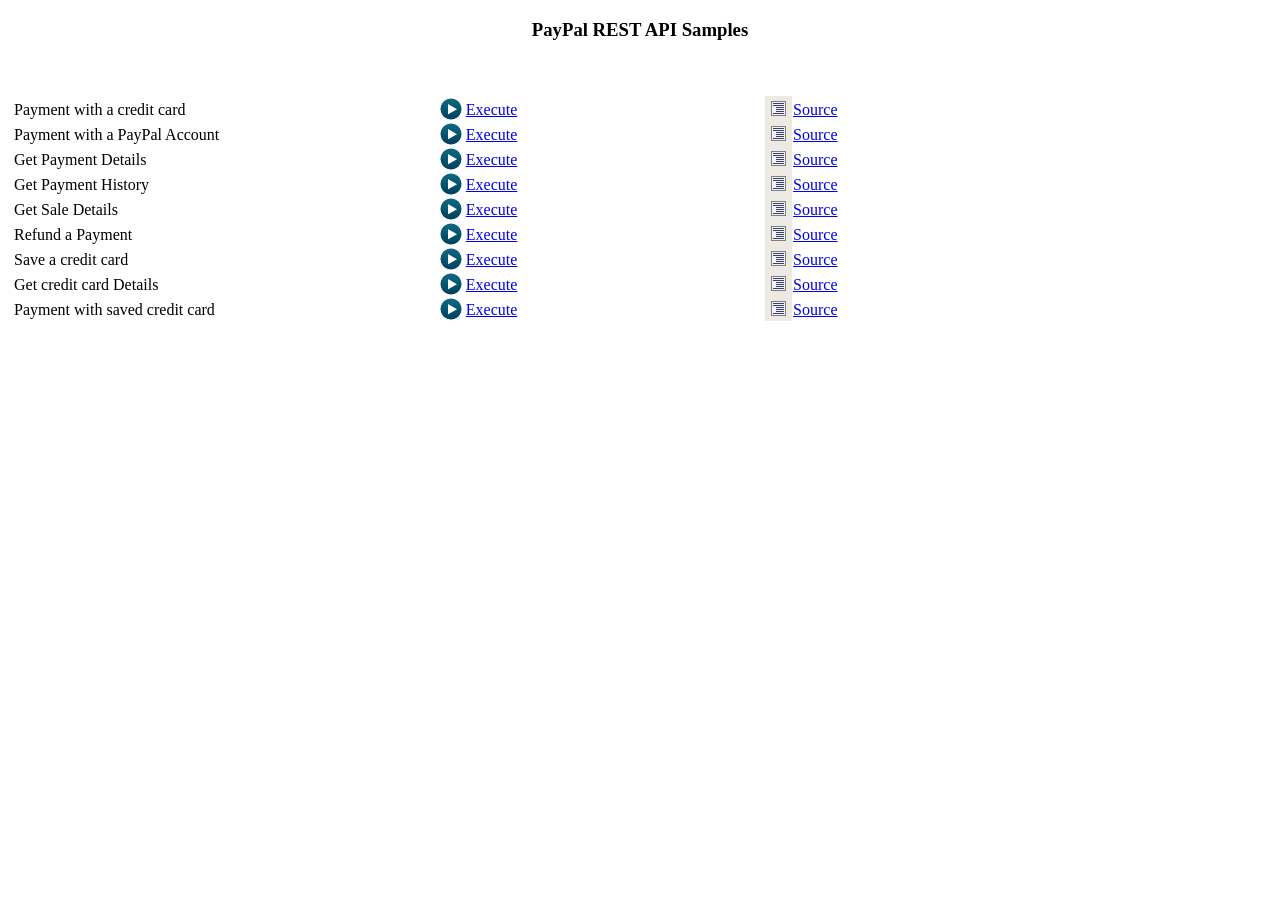
<file: rest-api-sdk-java-master/rest-api-sample/src/main/webapp/index.html>
<!DOCTYPE html PUBLIC "-//W3C//DTD HTML 4.01 Transitional//EN" "http://www.w3.org/TR/html4/loose.dtd">
<html>
<head>
<meta http-equiv="Content-Type" content="text/html; charset=ISO-8859-1">
<title>PayPal Rest API Samples</title>
<style>
.imagelink {
	padding: 5px 0px 5px 28px;
}

.execute {
	background: url('images/play_button.png') no-repeat left top;
}

.source {
	background: url('images/edt-format-source-button.png') no-repeat left
		top;
}
</style>
</head>
<body>
	<center>
		<h3>PayPal REST API Samples</h3>
	</center>
	<br />
	<br />
	<table cellspacing="5" width="85%">
		<tbody>
			<tr valign="top">
				<td>Payment with a credit card</td>
				<td></td>
				<td width="30%"><a href="paymentwithcreditcard"
					class="execute imagelink">Execute</a></td>
				<td></td>
				<td width="30%"><a
					href="source/PaymentWithCreditCardServlet.html"
					class="source imagelink">Source</a></td>
			</tr>
			<tr>
				<td>Payment with a PayPal Account</td>

				<td></td>
				<td><a href="
					paymentwithpaypal"
					class="execute imagelink">Execute</a></td>

				<td></td>
				<td><a href="source/PaymentWithPayPalServlet.html"
					class="source imagelink">Source</a></td>
			</tr>
			<tr>
				<td>Get Payment Details</td>
				<td></td>
				<td><a href="
					getpayment" class="execute imagelink">Execute</a></td>

				<td></td>
				<td><a href="source/GetPaymentServlet.html"
					class="source imagelink">Source</a></td>
			</tr>
			<tr>
				<td>Get Payment History</td>
				<td></td>
				<td><a href="
					getpaymenthistory"
					class="execute imagelink">Execute</a></td>
				<td></td>
				<td><a href="source/GetPaymentHistoryServlet.html"
					class="source imagelink">Source</a></td>
			</tr>
			<tr>
				<td>Get Sale Details</td>
				<td></td>
				<td><a href="
					getsale" class="execute imagelink">Execute</a></td>
				<td></td>
				<td><a href="source/GetSaleServlet.html"
					class="source imagelink">Source</a></td>
			</tr>
			<tr>
				<td>Refund a Payment</td>
				<td></td>
				<td><a href="
					salerefund" class="execute imagelink">Execute</a></td>
				<td></td>
				<td><a href="source/SaleRefundServlet.html"
					class="source imagelink">Source</a></td>
			</tr>
			<tr>
				<td>Save a credit card</td>
				<td></td>
				<td><a href="
					createcreditcard" class="execute imagelink">Execute</a></td>
				<td></td>
				<td><a href="source/CreateCreditCardServlet.html"
					class="source imagelink">Source</a></td>
			</tr>
			<tr>
				<td>Get credit card Details</td>
				<td></td>
				<td><a href="
					getcreditcard" class="execute imagelink">Execute</a></td>
				<td></td>
				<td><a href="source/GetCreditCardServlet.html"
					class="source imagelink">Source</a></td>
			</tr>
			<tr>
				<td>Payment with saved credit card</td>
				<td></td>
				<td><a href="
					paymentwithsavedcard"
					class="execute imagelink">Execute</a></td>
				<td></td>
				<td><a href="source/PaymentWithSavedCardServlet.html"
					class="source imagelink">Source</a></td>
			</tr>
		</tbody>
	</table>
</body>
</html>
</file>
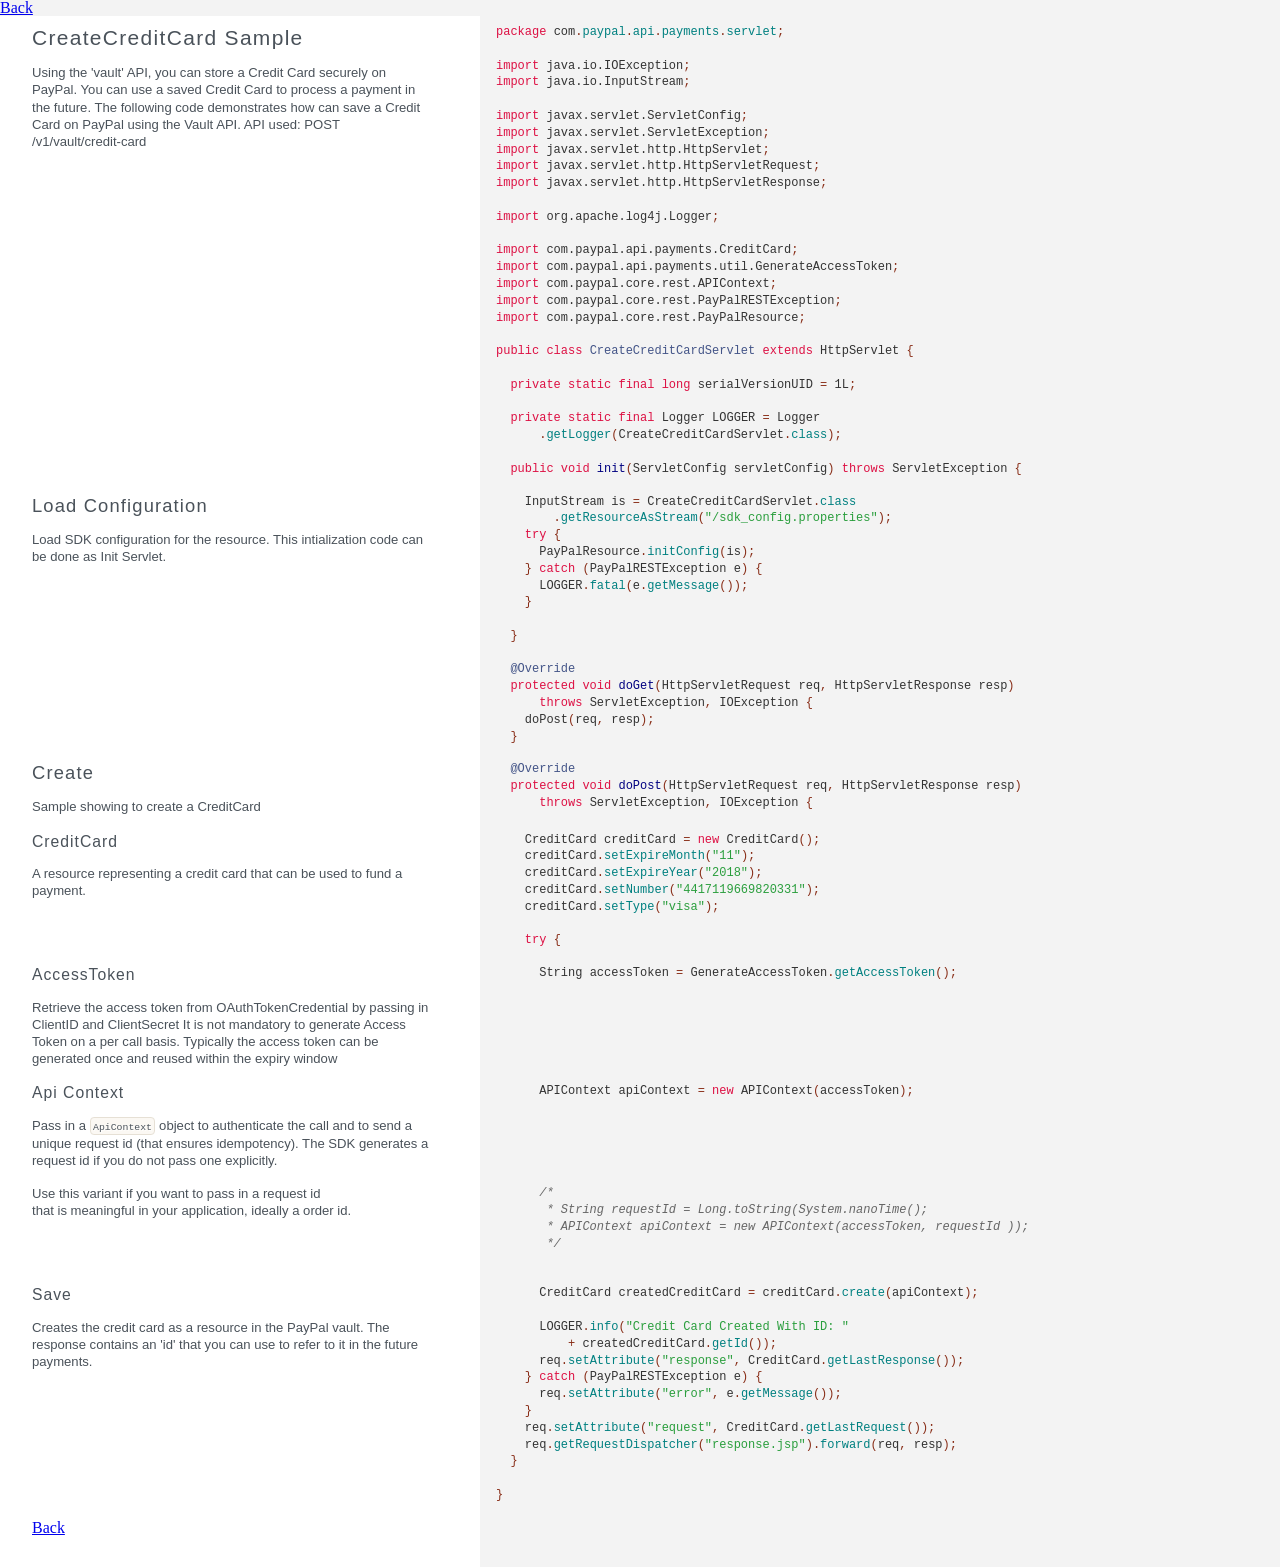
<file: rest-api-sdk-java-master/rest-api-sample/src/main/webapp/source/CreateCreditCardServlet.html>
<!DOCTYPE html><html lang="en"><head><title>CreateCreditCardServlet</title></head><meta http-equiv="Content-Type" content="text/html; charset=utf-8"><meta name="viewport" content="width=device-width, initial-scale=1.0, minimum-scale=1.0, maximum-scale=1.0"><meta name="groc-relative-root" content=""><meta name="groc-document-path" content="CreateCreditCardServlet"><meta name="groc-project-path" content="CreateCreditCardServlet.java"><link rel="stylesheet" type="text/css" media="all" href="assets/style.css"><body></body></html><a href="../">Back<div id="document"><div class="segment"><a id="segment-0" name="segment-0" class="section_anchor"></a><div class="comments"><div class="pilwrap"><a href="#segment-0" class="pilcrow">¶</a></div><div class="wrapper"><h1 id="createcreditcard-sample">CreateCreditCard Sample</h1>

<p>Using the 'vault' API, you can store a 
Credit Card securely on PayPal. You can
use a saved Credit Card to process
a payment in the future.
The following code demonstrates how 
can save a Credit Card on PayPal using 
the Vault API.
API used: POST /v1/vault/credit-card</p></div></div><div class="code"><div class="wrapper"><span class="kn">package</span> <span class="n">com</span><span class="o">.</span><span class="na">paypal</span><span class="o">.</span><span class="na">api</span><span class="o">.</span><span class="na">payments</span><span class="o">.</span><span class="na">servlet</span><span class="o">;</span>

<span class="kn">import</span> <span class="nn">java.io.IOException</span><span class="o">;</span>
<span class="kn">import</span> <span class="nn">java.io.InputStream</span><span class="o">;</span>

<span class="kn">import</span> <span class="nn">javax.servlet.ServletConfig</span><span class="o">;</span>
<span class="kn">import</span> <span class="nn">javax.servlet.ServletException</span><span class="o">;</span>
<span class="kn">import</span> <span class="nn">javax.servlet.http.HttpServlet</span><span class="o">;</span>
<span class="kn">import</span> <span class="nn">javax.servlet.http.HttpServletRequest</span><span class="o">;</span>
<span class="kn">import</span> <span class="nn">javax.servlet.http.HttpServletResponse</span><span class="o">;</span>

<span class="kn">import</span> <span class="nn">org.apache.log4j.Logger</span><span class="o">;</span>

<span class="kn">import</span> <span class="nn">com.paypal.api.payments.CreditCard</span><span class="o">;</span>
<span class="kn">import</span> <span class="nn">com.paypal.api.payments.util.GenerateAccessToken</span><span class="o">;</span>
<span class="kn">import</span> <span class="nn">com.paypal.core.rest.APIContext</span><span class="o">;</span>
<span class="kn">import</span> <span class="nn">com.paypal.core.rest.PayPalRESTException</span><span class="o">;</span>
<span class="kn">import</span> <span class="nn">com.paypal.core.rest.PayPalResource</span><span class="o">;</span>

<span class="kd">public</span> <span class="kd">class</span> <span class="nc">CreateCreditCardServlet</span> <span class="kd">extends</span> <span class="n">HttpServlet</span> <span class="o">{</span>

  <span class="kd">private</span> <span class="kd">static</span> <span class="kd">final</span> <span class="kt">long</span> <span class="n">serialVersionUID</span> <span class="o">=</span> <span class="mi">1L</span><span class="o">;</span>

  <span class="kd">private</span> <span class="kd">static</span> <span class="kd">final</span> <span class="n">Logger</span> <span class="n">LOGGER</span> <span class="o">=</span> <span class="n">Logger</span>
      <span class="o">.</span><span class="na">getLogger</span><span class="o">(</span><span class="n">CreateCreditCardServlet</span><span class="o">.</span><span class="na">class</span><span class="o">);</span>

  <span class="kd">public</span> <span class="kt">void</span> <span class="nf">init</span><span class="o">(</span><span class="n">ServletConfig</span> <span class="n">servletConfig</span><span class="o">)</span> <span class="kd">throws</span> <span class="n">ServletException</span> <span class="o">{</span></div></div></div><div class="segment"><a id="segment-1" name="segment-1" class="section_anchor"></a><div class="comments"><div class="pilwrap"><a href="#segment-1" class="pilcrow">¶</a></div><div class="wrapper"><h2 id="load-configuration">Load Configuration</h2>

<p>Load SDK configuration for
the resource. This intialization code can be
done as Init Servlet.</p></div></div><div class="code"><div class="wrapper">    <span class="n">InputStream</span> <span class="n">is</span> <span class="o">=</span> <span class="n">CreateCreditCardServlet</span><span class="o">.</span><span class="na">class</span>
        <span class="o">.</span><span class="na">getResourceAsStream</span><span class="o">(</span><span class="s">&quot;/sdk_config.properties&quot;</span><span class="o">);</span>
    <span class="k">try</span> <span class="o">{</span>
      <span class="n">PayPalResource</span><span class="o">.</span><span class="na">initConfig</span><span class="o">(</span><span class="n">is</span><span class="o">);</span>
    <span class="o">}</span> <span class="k">catch</span> <span class="o">(</span><span class="n">PayPalRESTException</span> <span class="n">e</span><span class="o">)</span> <span class="o">{</span>
      <span class="n">LOGGER</span><span class="o">.</span><span class="na">fatal</span><span class="o">(</span><span class="n">e</span><span class="o">.</span><span class="na">getMessage</span><span class="o">());</span>
    <span class="o">}</span>

  <span class="o">}</span>

  <span class="nd">@Override</span>
  <span class="kd">protected</span> <span class="kt">void</span> <span class="nf">doGet</span><span class="o">(</span><span class="n">HttpServletRequest</span> <span class="n">req</span><span class="o">,</span> <span class="n">HttpServletResponse</span> <span class="n">resp</span><span class="o">)</span>
      <span class="kd">throws</span> <span class="n">ServletException</span><span class="o">,</span> <span class="n">IOException</span> <span class="o">{</span>
    <span class="n">doPost</span><span class="o">(</span><span class="n">req</span><span class="o">,</span> <span class="n">resp</span><span class="o">);</span>
  <span class="o">}</span></div></div></div><div class="segment"><a id="segment-2" name="segment-2" class="section_anchor"></a><div class="comments"><div class="pilwrap"><a href="#segment-2" class="pilcrow">¶</a></div><div class="wrapper"><h2 id="create">Create</h2>

<p>Sample showing to create a CreditCard</p></div></div><div class="code"><div class="wrapper">  <span class="nd">@Override</span>
  <span class="kd">protected</span> <span class="kt">void</span> <span class="nf">doPost</span><span class="o">(</span><span class="n">HttpServletRequest</span> <span class="n">req</span><span class="o">,</span> <span class="n">HttpServletResponse</span> <span class="n">resp</span><span class="o">)</span>
      <span class="kd">throws</span> <span class="n">ServletException</span><span class="o">,</span> <span class="n">IOException</span> <span class="o">{</span></div></div></div><div class="segment"><a id="segment-3" name="segment-3" class="section_anchor"></a><div class="comments"><div class="pilwrap"><a href="#segment-3" class="pilcrow">¶</a></div><div class="wrapper"><h3 id="creditcard">CreditCard</h3>

<p>A resource representing a credit card that can be
used to fund a payment.</p></div></div><div class="code"><div class="wrapper">    <span class="n">CreditCard</span> <span class="n">creditCard</span> <span class="o">=</span> <span class="k">new</span> <span class="n">CreditCard</span><span class="o">();</span>
    <span class="n">creditCard</span><span class="o">.</span><span class="na">setExpireMonth</span><span class="o">(</span><span class="s">&quot;11&quot;</span><span class="o">);</span>
    <span class="n">creditCard</span><span class="o">.</span><span class="na">setExpireYear</span><span class="o">(</span><span class="s">&quot;2018&quot;</span><span class="o">);</span>
    <span class="n">creditCard</span><span class="o">.</span><span class="na">setNumber</span><span class="o">(</span><span class="s">&quot;4417119669820331&quot;</span><span class="o">);</span>
    <span class="n">creditCard</span><span class="o">.</span><span class="na">setType</span><span class="o">(</span><span class="s">&quot;visa&quot;</span><span class="o">);</span>

    <span class="k">try</span> <span class="o">{</span></div></div></div><div class="segment"><a id="segment-4" name="segment-4" class="section_anchor"></a><div class="comments"><div class="pilwrap"><a href="#segment-4" class="pilcrow">¶</a></div><div class="wrapper"><h3 id="accesstoken">AccessToken</h3>

<p>Retrieve the access token from
OAuthTokenCredential by passing in
ClientID and ClientSecret
It is not mandatory to generate Access Token on a per call basis.
Typically the access token can be generated once and
reused within the expiry window</p></div></div><div class="code"><div class="wrapper">      <span class="n">String</span> <span class="n">accessToken</span> <span class="o">=</span> <span class="n">GenerateAccessToken</span><span class="o">.</span><span class="na">getAccessToken</span><span class="o">();</span></div></div></div><div class="segment"><a id="segment-5" name="segment-5" class="section_anchor"></a><div class="comments"><div class="pilwrap"><a href="#segment-5" class="pilcrow">¶</a></div><div class="wrapper"><h3 id="api-context">Api Context</h3>

<p>Pass in a <code>ApiContext</code> object to authenticate 
the call and to send a unique request id 
(that ensures idempotency). The SDK generates
a request id if you do not pass one explicitly. </p></div></div><div class="code"><div class="wrapper">      <span class="n">APIContext</span> <span class="n">apiContext</span> <span class="o">=</span> <span class="k">new</span> <span class="n">APIContext</span><span class="o">(</span><span class="n">accessToken</span><span class="o">);</span></div></div></div><div class="segment"><a id="segment-6" name="segment-6" class="section_anchor"></a><div class="comments"><div class="pilwrap"><a href="#segment-6" class="pilcrow">¶</a></div><div class="wrapper"><p>Use this variant if you want to pass in a request id <br />
that is meaningful in your application, ideally 
a order id.</p></div></div><div class="code"><div class="wrapper">      <span class="cm">/* </span>
<span class="cm">       * String requestId = Long.toString(System.nanoTime();</span>
<span class="cm">       * APIContext apiContext = new APIContext(accessToken, requestId ));</span>
<span class="cm">       */</span>
      </div></div></div><div class="segment"><a id="segment-7" name="segment-7" class="section_anchor"></a><div class="comments"><div class="pilwrap"><a href="#segment-7" class="pilcrow">¶</a></div><div class="wrapper"><h3 id="save">Save</h3>

<p>Creates the credit card as a resource
in the PayPal vault. The response contains
an 'id' that you can use to refer to it
in the future payments.</p></div></div><div class="code"><div class="wrapper">      <span class="n">CreditCard</span> <span class="n">createdCreditCard</span> <span class="o">=</span> <span class="n">creditCard</span><span class="o">.</span><span class="na">create</span><span class="o">(</span><span class="n">apiContext</span><span class="o">);</span>
      
      <span class="n">LOGGER</span><span class="o">.</span><span class="na">info</span><span class="o">(</span><span class="s">&quot;Credit Card Created With ID: &quot;</span>
          <span class="o">+</span> <span class="n">createdCreditCard</span><span class="o">.</span><span class="na">getId</span><span class="o">());</span>
      <span class="n">req</span><span class="o">.</span><span class="na">setAttribute</span><span class="o">(</span><span class="s">&quot;response&quot;</span><span class="o">,</span> <span class="n">CreditCard</span><span class="o">.</span><span class="na">getLastResponse</span><span class="o">());</span>
    <span class="o">}</span> <span class="k">catch</span> <span class="o">(</span><span class="n">PayPalRESTException</span> <span class="n">e</span><span class="o">)</span> <span class="o">{</span>
      <span class="n">req</span><span class="o">.</span><span class="na">setAttribute</span><span class="o">(</span><span class="s">&quot;error&quot;</span><span class="o">,</span> <span class="n">e</span><span class="o">.</span><span class="na">getMessage</span><span class="o">());</span>
    <span class="o">}</span>
    <span class="n">req</span><span class="o">.</span><span class="na">setAttribute</span><span class="o">(</span><span class="s">&quot;request&quot;</span><span class="o">,</span> <span class="n">CreditCard</span><span class="o">.</span><span class="na">getLastRequest</span><span class="o">());</span>
    <span class="n">req</span><span class="o">.</span><span class="na">getRequestDispatcher</span><span class="o">(</span><span class="s">&quot;response.jsp&quot;</span><span class="o">).</span><span class="na">forward</span><span class="o">(</span><span class="n">req</span><span class="o">,</span> <span class="n">resp</span><span class="o">);</span>
  <span class="o">}</span>

<span class="o">}</span></div></div></div><div class="segment"><div class="comments"><a href="../">Back</a></div></div></div><script type="text/javascript" src="assets/jquery.min.js"></script><script type="text/javascript" src="assets/docs.js"></script></a>
</file>
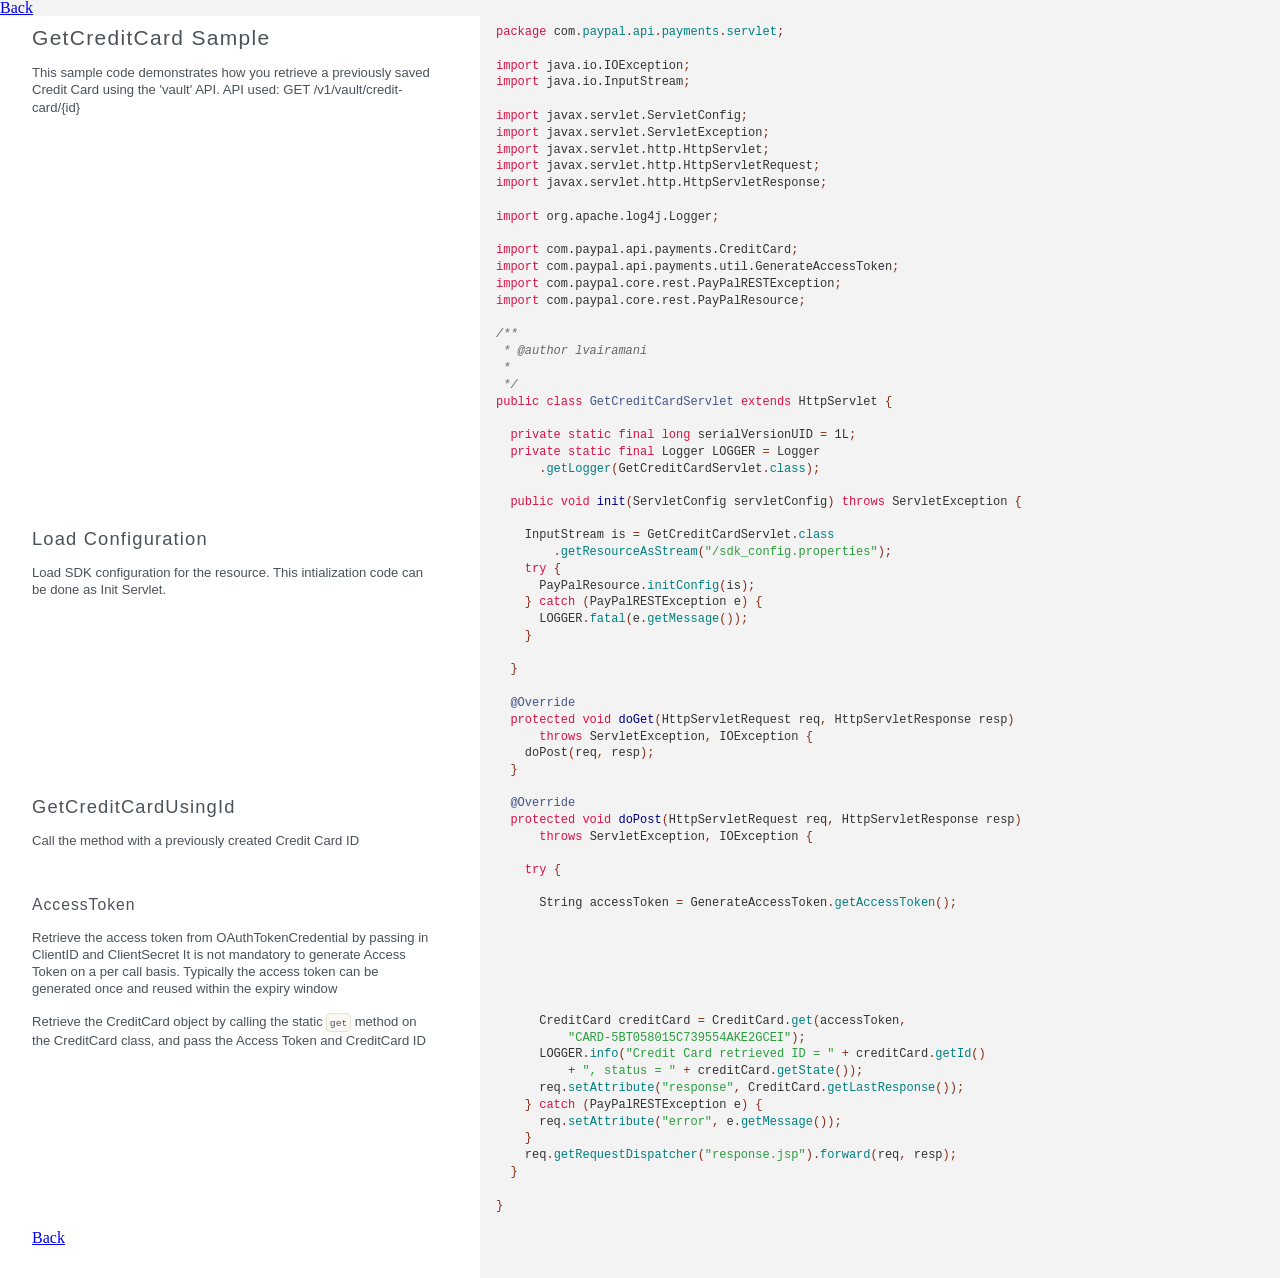
<file: rest-api-sdk-java-master/rest-api-sample/src/main/webapp/source/GetCreditCardServlet.html>
<!DOCTYPE html><html lang="en"><head><title>GetCreditCardServlet</title></head><meta http-equiv="Content-Type" content="text/html; charset=utf-8"><meta name="viewport" content="width=device-width, initial-scale=1.0, minimum-scale=1.0, maximum-scale=1.0"><meta name="groc-relative-root" content=""><meta name="groc-document-path" content="GetCreditCardServlet"><meta name="groc-project-path" content="GetCreditCardServlet.java"><link rel="stylesheet" type="text/css" media="all" href="assets/style.css"><body></body></html><a href="../">Back<div id="document"><div class="segment"><a id="segment-0" name="segment-0" class="section_anchor"></a><div class="comments"><div class="pilwrap"><a href="#segment-0" class="pilcrow">¶</a></div><div class="wrapper"><h1 id="getcreditcard-sample">GetCreditCard Sample</h1>

<p>This sample code demonstrates how you 
retrieve a previously saved 
Credit Card using the 'vault' API.
API used: GET /v1/vault/credit-card/{id}</p></div></div><div class="code"><div class="wrapper"><span class="kn">package</span> <span class="n">com</span><span class="o">.</span><span class="na">paypal</span><span class="o">.</span><span class="na">api</span><span class="o">.</span><span class="na">payments</span><span class="o">.</span><span class="na">servlet</span><span class="o">;</span>

<span class="kn">import</span> <span class="nn">java.io.IOException</span><span class="o">;</span>
<span class="kn">import</span> <span class="nn">java.io.InputStream</span><span class="o">;</span>

<span class="kn">import</span> <span class="nn">javax.servlet.ServletConfig</span><span class="o">;</span>
<span class="kn">import</span> <span class="nn">javax.servlet.ServletException</span><span class="o">;</span>
<span class="kn">import</span> <span class="nn">javax.servlet.http.HttpServlet</span><span class="o">;</span>
<span class="kn">import</span> <span class="nn">javax.servlet.http.HttpServletRequest</span><span class="o">;</span>
<span class="kn">import</span> <span class="nn">javax.servlet.http.HttpServletResponse</span><span class="o">;</span>

<span class="kn">import</span> <span class="nn">org.apache.log4j.Logger</span><span class="o">;</span>

<span class="kn">import</span> <span class="nn">com.paypal.api.payments.CreditCard</span><span class="o">;</span>
<span class="kn">import</span> <span class="nn">com.paypal.api.payments.util.GenerateAccessToken</span><span class="o">;</span>
<span class="kn">import</span> <span class="nn">com.paypal.core.rest.PayPalRESTException</span><span class="o">;</span>
<span class="kn">import</span> <span class="nn">com.paypal.core.rest.PayPalResource</span><span class="o">;</span>

<span class="cm">/**</span>
<span class="cm"> * @author lvairamani</span>
<span class="cm"> * </span>
<span class="cm"> */</span>
<span class="kd">public</span> <span class="kd">class</span> <span class="nc">GetCreditCardServlet</span> <span class="kd">extends</span> <span class="n">HttpServlet</span> <span class="o">{</span>

  <span class="kd">private</span> <span class="kd">static</span> <span class="kd">final</span> <span class="kt">long</span> <span class="n">serialVersionUID</span> <span class="o">=</span> <span class="mi">1L</span><span class="o">;</span>
  <span class="kd">private</span> <span class="kd">static</span> <span class="kd">final</span> <span class="n">Logger</span> <span class="n">LOGGER</span> <span class="o">=</span> <span class="n">Logger</span>
      <span class="o">.</span><span class="na">getLogger</span><span class="o">(</span><span class="n">GetCreditCardServlet</span><span class="o">.</span><span class="na">class</span><span class="o">);</span>

  <span class="kd">public</span> <span class="kt">void</span> <span class="nf">init</span><span class="o">(</span><span class="n">ServletConfig</span> <span class="n">servletConfig</span><span class="o">)</span> <span class="kd">throws</span> <span class="n">ServletException</span> <span class="o">{</span></div></div></div><div class="segment"><a id="segment-1" name="segment-1" class="section_anchor"></a><div class="comments"><div class="pilwrap"><a href="#segment-1" class="pilcrow">¶</a></div><div class="wrapper"><h2 id="load-configuration">Load Configuration</h2>

<p>Load SDK configuration for
the resource. This intialization code can be
done as Init Servlet.</p></div></div><div class="code"><div class="wrapper">    <span class="n">InputStream</span> <span class="n">is</span> <span class="o">=</span> <span class="n">GetCreditCardServlet</span><span class="o">.</span><span class="na">class</span>
        <span class="o">.</span><span class="na">getResourceAsStream</span><span class="o">(</span><span class="s">&quot;/sdk_config.properties&quot;</span><span class="o">);</span>
    <span class="k">try</span> <span class="o">{</span>
      <span class="n">PayPalResource</span><span class="o">.</span><span class="na">initConfig</span><span class="o">(</span><span class="n">is</span><span class="o">);</span>
    <span class="o">}</span> <span class="k">catch</span> <span class="o">(</span><span class="n">PayPalRESTException</span> <span class="n">e</span><span class="o">)</span> <span class="o">{</span>
      <span class="n">LOGGER</span><span class="o">.</span><span class="na">fatal</span><span class="o">(</span><span class="n">e</span><span class="o">.</span><span class="na">getMessage</span><span class="o">());</span>
    <span class="o">}</span>

  <span class="o">}</span>

  <span class="nd">@Override</span>
  <span class="kd">protected</span> <span class="kt">void</span> <span class="nf">doGet</span><span class="o">(</span><span class="n">HttpServletRequest</span> <span class="n">req</span><span class="o">,</span> <span class="n">HttpServletResponse</span> <span class="n">resp</span><span class="o">)</span>
      <span class="kd">throws</span> <span class="n">ServletException</span><span class="o">,</span> <span class="n">IOException</span> <span class="o">{</span>
    <span class="n">doPost</span><span class="o">(</span><span class="n">req</span><span class="o">,</span> <span class="n">resp</span><span class="o">);</span>
  <span class="o">}</span></div></div></div><div class="segment"><a id="segment-2" name="segment-2" class="section_anchor"></a><div class="comments"><div class="pilwrap"><a href="#segment-2" class="pilcrow">¶</a></div><div class="wrapper"><h2 id="getcreditcardusingid">GetCreditCardUsingId</h2>

<p>Call the method with a previously created Credit Card ID</p></div></div><div class="code"><div class="wrapper">  <span class="nd">@Override</span>
  <span class="kd">protected</span> <span class="kt">void</span> <span class="nf">doPost</span><span class="o">(</span><span class="n">HttpServletRequest</span> <span class="n">req</span><span class="o">,</span> <span class="n">HttpServletResponse</span> <span class="n">resp</span><span class="o">)</span>
      <span class="kd">throws</span> <span class="n">ServletException</span><span class="o">,</span> <span class="n">IOException</span> <span class="o">{</span>

    <span class="k">try</span> <span class="o">{</span></div></div></div><div class="segment"><a id="segment-3" name="segment-3" class="section_anchor"></a><div class="comments"><div class="pilwrap"><a href="#segment-3" class="pilcrow">¶</a></div><div class="wrapper"><h3 id="accesstoken">AccessToken</h3>

<p>Retrieve the access token from
OAuthTokenCredential by passing in
ClientID and ClientSecret
It is not mandatory to generate Access Token on a per call basis.
Typically the access token can be generated once and
reused within the expiry window</p></div></div><div class="code"><div class="wrapper">      <span class="n">String</span> <span class="n">accessToken</span> <span class="o">=</span> <span class="n">GenerateAccessToken</span><span class="o">.</span><span class="na">getAccessToken</span><span class="o">();</span></div></div></div><div class="segment"><a id="segment-4" name="segment-4" class="section_anchor"></a><div class="comments"><div class="pilwrap"><a href="#segment-4" class="pilcrow">¶</a></div><div class="wrapper"><p>Retrieve the CreditCard object by calling the
static <code>get</code> method on the CreditCard class,
and pass the Access Token and CreditCard ID</p></div></div><div class="code"><div class="wrapper">      <span class="n">CreditCard</span> <span class="n">creditCard</span> <span class="o">=</span> <span class="n">CreditCard</span><span class="o">.</span><span class="na">get</span><span class="o">(</span><span class="n">accessToken</span><span class="o">,</span>
          <span class="s">&quot;CARD-5BT058015C739554AKE2GCEI&quot;</span><span class="o">);</span>
      <span class="n">LOGGER</span><span class="o">.</span><span class="na">info</span><span class="o">(</span><span class="s">&quot;Credit Card retrieved ID = &quot;</span> <span class="o">+</span> <span class="n">creditCard</span><span class="o">.</span><span class="na">getId</span><span class="o">()</span>
          <span class="o">+</span> <span class="s">&quot;, status = &quot;</span> <span class="o">+</span> <span class="n">creditCard</span><span class="o">.</span><span class="na">getState</span><span class="o">());</span>
      <span class="n">req</span><span class="o">.</span><span class="na">setAttribute</span><span class="o">(</span><span class="s">&quot;response&quot;</span><span class="o">,</span> <span class="n">CreditCard</span><span class="o">.</span><span class="na">getLastResponse</span><span class="o">());</span>
    <span class="o">}</span> <span class="k">catch</span> <span class="o">(</span><span class="n">PayPalRESTException</span> <span class="n">e</span><span class="o">)</span> <span class="o">{</span>
      <span class="n">req</span><span class="o">.</span><span class="na">setAttribute</span><span class="o">(</span><span class="s">&quot;error&quot;</span><span class="o">,</span> <span class="n">e</span><span class="o">.</span><span class="na">getMessage</span><span class="o">());</span>
    <span class="o">}</span>
    <span class="n">req</span><span class="o">.</span><span class="na">getRequestDispatcher</span><span class="o">(</span><span class="s">&quot;response.jsp&quot;</span><span class="o">).</span><span class="na">forward</span><span class="o">(</span><span class="n">req</span><span class="o">,</span> <span class="n">resp</span><span class="o">);</span>
  <span class="o">}</span>

<span class="o">}</span></div></div></div><div class="segment"><div class="comments"><a href="../">Back</a></div></div></div><script type="text/javascript" src="assets/jquery.min.js"></script><script type="text/javascript" src="assets/docs.js"></script></a>
</file>
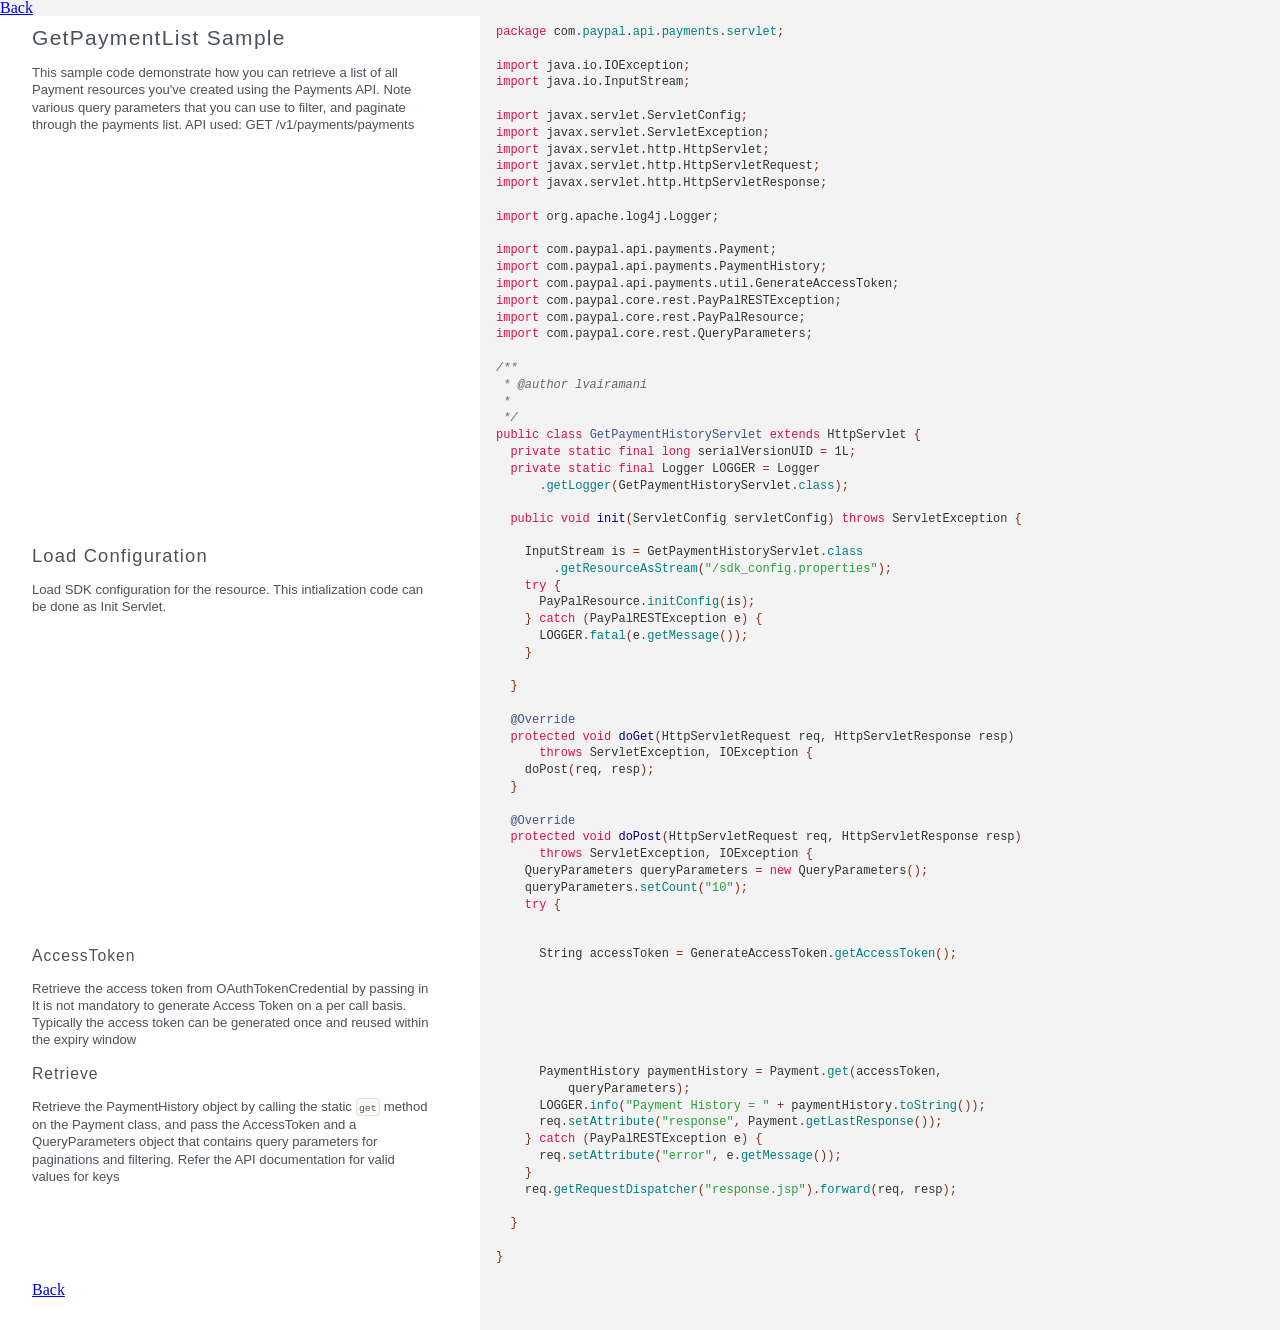
<file: rest-api-sdk-java-master/rest-api-sample/src/main/webapp/source/GetPaymentHistoryServlet.html>
<!DOCTYPE html><html lang="en"><head><title>GetPaymentHistoryServlet</title></head><meta http-equiv="Content-Type" content="text/html; charset=utf-8"><meta name="viewport" content="width=device-width, initial-scale=1.0, minimum-scale=1.0, maximum-scale=1.0"><meta name="groc-relative-root" content=""><meta name="groc-document-path" content="GetPaymentHistoryServlet"><meta name="groc-project-path" content="GetPaymentHistoryServlet.java"><link rel="stylesheet" type="text/css" media="all" href="assets/style.css"><body></body></html><a href="../">Back<div id="document"><div class="segment"><a id="segment-0" name="segment-0" class="section_anchor"></a><div class="comments"><div class="pilwrap"><a href="#segment-0" class="pilcrow">¶</a></div><div class="wrapper"><h1 id="getpaymentlist-sample">GetPaymentList Sample</h1>

<p>This sample code demonstrate how you can
retrieve a list of all Payment resources
you've created using the Payments API.
Note various query parameters that you can
use to filter, and paginate through the
payments list.
API used: GET /v1/payments/payments</p></div></div><div class="code"><div class="wrapper"><span class="kn">package</span> <span class="n">com</span><span class="o">.</span><span class="na">paypal</span><span class="o">.</span><span class="na">api</span><span class="o">.</span><span class="na">payments</span><span class="o">.</span><span class="na">servlet</span><span class="o">;</span>

<span class="kn">import</span> <span class="nn">java.io.IOException</span><span class="o">;</span>
<span class="kn">import</span> <span class="nn">java.io.InputStream</span><span class="o">;</span>

<span class="kn">import</span> <span class="nn">javax.servlet.ServletConfig</span><span class="o">;</span>
<span class="kn">import</span> <span class="nn">javax.servlet.ServletException</span><span class="o">;</span>
<span class="kn">import</span> <span class="nn">javax.servlet.http.HttpServlet</span><span class="o">;</span>
<span class="kn">import</span> <span class="nn">javax.servlet.http.HttpServletRequest</span><span class="o">;</span>
<span class="kn">import</span> <span class="nn">javax.servlet.http.HttpServletResponse</span><span class="o">;</span>

<span class="kn">import</span> <span class="nn">org.apache.log4j.Logger</span><span class="o">;</span>

<span class="kn">import</span> <span class="nn">com.paypal.api.payments.Payment</span><span class="o">;</span>
<span class="kn">import</span> <span class="nn">com.paypal.api.payments.PaymentHistory</span><span class="o">;</span>
<span class="kn">import</span> <span class="nn">com.paypal.api.payments.util.GenerateAccessToken</span><span class="o">;</span>
<span class="kn">import</span> <span class="nn">com.paypal.core.rest.PayPalRESTException</span><span class="o">;</span>
<span class="kn">import</span> <span class="nn">com.paypal.core.rest.PayPalResource</span><span class="o">;</span>
<span class="kn">import</span> <span class="nn">com.paypal.core.rest.QueryParameters</span><span class="o">;</span>

<span class="cm">/**</span>
<span class="cm"> * @author lvairamani</span>
<span class="cm"> * </span>
<span class="cm"> */</span>
<span class="kd">public</span> <span class="kd">class</span> <span class="nc">GetPaymentHistoryServlet</span> <span class="kd">extends</span> <span class="n">HttpServlet</span> <span class="o">{</span>
  <span class="kd">private</span> <span class="kd">static</span> <span class="kd">final</span> <span class="kt">long</span> <span class="n">serialVersionUID</span> <span class="o">=</span> <span class="mi">1L</span><span class="o">;</span>
  <span class="kd">private</span> <span class="kd">static</span> <span class="kd">final</span> <span class="n">Logger</span> <span class="n">LOGGER</span> <span class="o">=</span> <span class="n">Logger</span>
      <span class="o">.</span><span class="na">getLogger</span><span class="o">(</span><span class="n">GetPaymentHistoryServlet</span><span class="o">.</span><span class="na">class</span><span class="o">);</span>

  <span class="kd">public</span> <span class="kt">void</span> <span class="nf">init</span><span class="o">(</span><span class="n">ServletConfig</span> <span class="n">servletConfig</span><span class="o">)</span> <span class="kd">throws</span> <span class="n">ServletException</span> <span class="o">{</span></div></div></div><div class="segment"><a id="segment-1" name="segment-1" class="section_anchor"></a><div class="comments"><div class="pilwrap"><a href="#segment-1" class="pilcrow">¶</a></div><div class="wrapper"><h2 id="load-configuration">Load Configuration</h2>

<p>Load SDK configuration for
the resource. This intialization code can be
done as Init Servlet.</p></div></div><div class="code"><div class="wrapper">    <span class="n">InputStream</span> <span class="n">is</span> <span class="o">=</span> <span class="n">GetPaymentHistoryServlet</span><span class="o">.</span><span class="na">class</span>
        <span class="o">.</span><span class="na">getResourceAsStream</span><span class="o">(</span><span class="s">&quot;/sdk_config.properties&quot;</span><span class="o">);</span>
    <span class="k">try</span> <span class="o">{</span>
      <span class="n">PayPalResource</span><span class="o">.</span><span class="na">initConfig</span><span class="o">(</span><span class="n">is</span><span class="o">);</span>
    <span class="o">}</span> <span class="k">catch</span> <span class="o">(</span><span class="n">PayPalRESTException</span> <span class="n">e</span><span class="o">)</span> <span class="o">{</span>
      <span class="n">LOGGER</span><span class="o">.</span><span class="na">fatal</span><span class="o">(</span><span class="n">e</span><span class="o">.</span><span class="na">getMessage</span><span class="o">());</span>
    <span class="o">}</span>

  <span class="o">}</span>

  <span class="nd">@Override</span>
  <span class="kd">protected</span> <span class="kt">void</span> <span class="nf">doGet</span><span class="o">(</span><span class="n">HttpServletRequest</span> <span class="n">req</span><span class="o">,</span> <span class="n">HttpServletResponse</span> <span class="n">resp</span><span class="o">)</span>
      <span class="kd">throws</span> <span class="n">ServletException</span><span class="o">,</span> <span class="n">IOException</span> <span class="o">{</span>
    <span class="n">doPost</span><span class="o">(</span><span class="n">req</span><span class="o">,</span> <span class="n">resp</span><span class="o">);</span>
  <span class="o">}</span>

  <span class="nd">@Override</span>
  <span class="kd">protected</span> <span class="kt">void</span> <span class="nf">doPost</span><span class="o">(</span><span class="n">HttpServletRequest</span> <span class="n">req</span><span class="o">,</span> <span class="n">HttpServletResponse</span> <span class="n">resp</span><span class="o">)</span>
      <span class="kd">throws</span> <span class="n">ServletException</span><span class="o">,</span> <span class="n">IOException</span> <span class="o">{</span>
    <span class="n">QueryParameters</span> <span class="n">queryParameters</span> <span class="o">=</span> <span class="k">new</span> <span class="n">QueryParameters</span><span class="o">();</span>
    <span class="n">queryParameters</span><span class="o">.</span><span class="na">setCount</span><span class="o">(</span><span class="s">&quot;10&quot;</span><span class="o">);</span>
    <span class="k">try</span> <span class="o">{</span>
      </div></div></div><div class="segment"><a id="segment-2" name="segment-2" class="section_anchor"></a><div class="comments"><div class="pilwrap"><a href="#segment-2" class="pilcrow">¶</a></div><div class="wrapper"><h3 id="accesstoken">AccessToken</h3>

<p>Retrieve the access token from
OAuthTokenCredential by passing in
It is not mandatory to generate Access Token on a per call basis.
Typically the access token can be generated once and
reused within the expiry window</p></div></div><div class="code"><div class="wrapper">      <span class="n">String</span> <span class="n">accessToken</span> <span class="o">=</span> <span class="n">GenerateAccessToken</span><span class="o">.</span><span class="na">getAccessToken</span><span class="o">();</span></div></div></div><div class="segment"><a id="segment-3" name="segment-3" class="section_anchor"></a><div class="comments"><div class="pilwrap"><a href="#segment-3" class="pilcrow">¶</a></div><div class="wrapper"><h3 id="retrieve">Retrieve</h3>

<p>Retrieve the PaymentHistory object by calling the
static <code>get</code> method
on the Payment class, and pass the
AccessToken and a QueryParameters object that contains
query parameters for paginations and filtering.
Refer the API documentation
for valid values for keys</p></div></div><div class="code"><div class="wrapper">      <span class="n">PaymentHistory</span> <span class="n">paymentHistory</span> <span class="o">=</span> <span class="n">Payment</span><span class="o">.</span><span class="na">get</span><span class="o">(</span><span class="n">accessToken</span><span class="o">,</span>
          <span class="n">queryParameters</span><span class="o">);</span>
      <span class="n">LOGGER</span><span class="o">.</span><span class="na">info</span><span class="o">(</span><span class="s">&quot;Payment History = &quot;</span> <span class="o">+</span> <span class="n">paymentHistory</span><span class="o">.</span><span class="na">toString</span><span class="o">());</span>
      <span class="n">req</span><span class="o">.</span><span class="na">setAttribute</span><span class="o">(</span><span class="s">&quot;response&quot;</span><span class="o">,</span> <span class="n">Payment</span><span class="o">.</span><span class="na">getLastResponse</span><span class="o">());</span>
    <span class="o">}</span> <span class="k">catch</span> <span class="o">(</span><span class="n">PayPalRESTException</span> <span class="n">e</span><span class="o">)</span> <span class="o">{</span>
      <span class="n">req</span><span class="o">.</span><span class="na">setAttribute</span><span class="o">(</span><span class="s">&quot;error&quot;</span><span class="o">,</span> <span class="n">e</span><span class="o">.</span><span class="na">getMessage</span><span class="o">());</span>
    <span class="o">}</span>
    <span class="n">req</span><span class="o">.</span><span class="na">getRequestDispatcher</span><span class="o">(</span><span class="s">&quot;response.jsp&quot;</span><span class="o">).</span><span class="na">forward</span><span class="o">(</span><span class="n">req</span><span class="o">,</span> <span class="n">resp</span><span class="o">);</span>

  <span class="o">}</span>

<span class="o">}</span></div></div></div><div class="segment"><div class="comments"><a href="../">Back</a></div></div></div><script type="text/javascript" src="assets/jquery.min.js"></script><script type="text/javascript" src="assets/docs.js"></script></a>
</file>
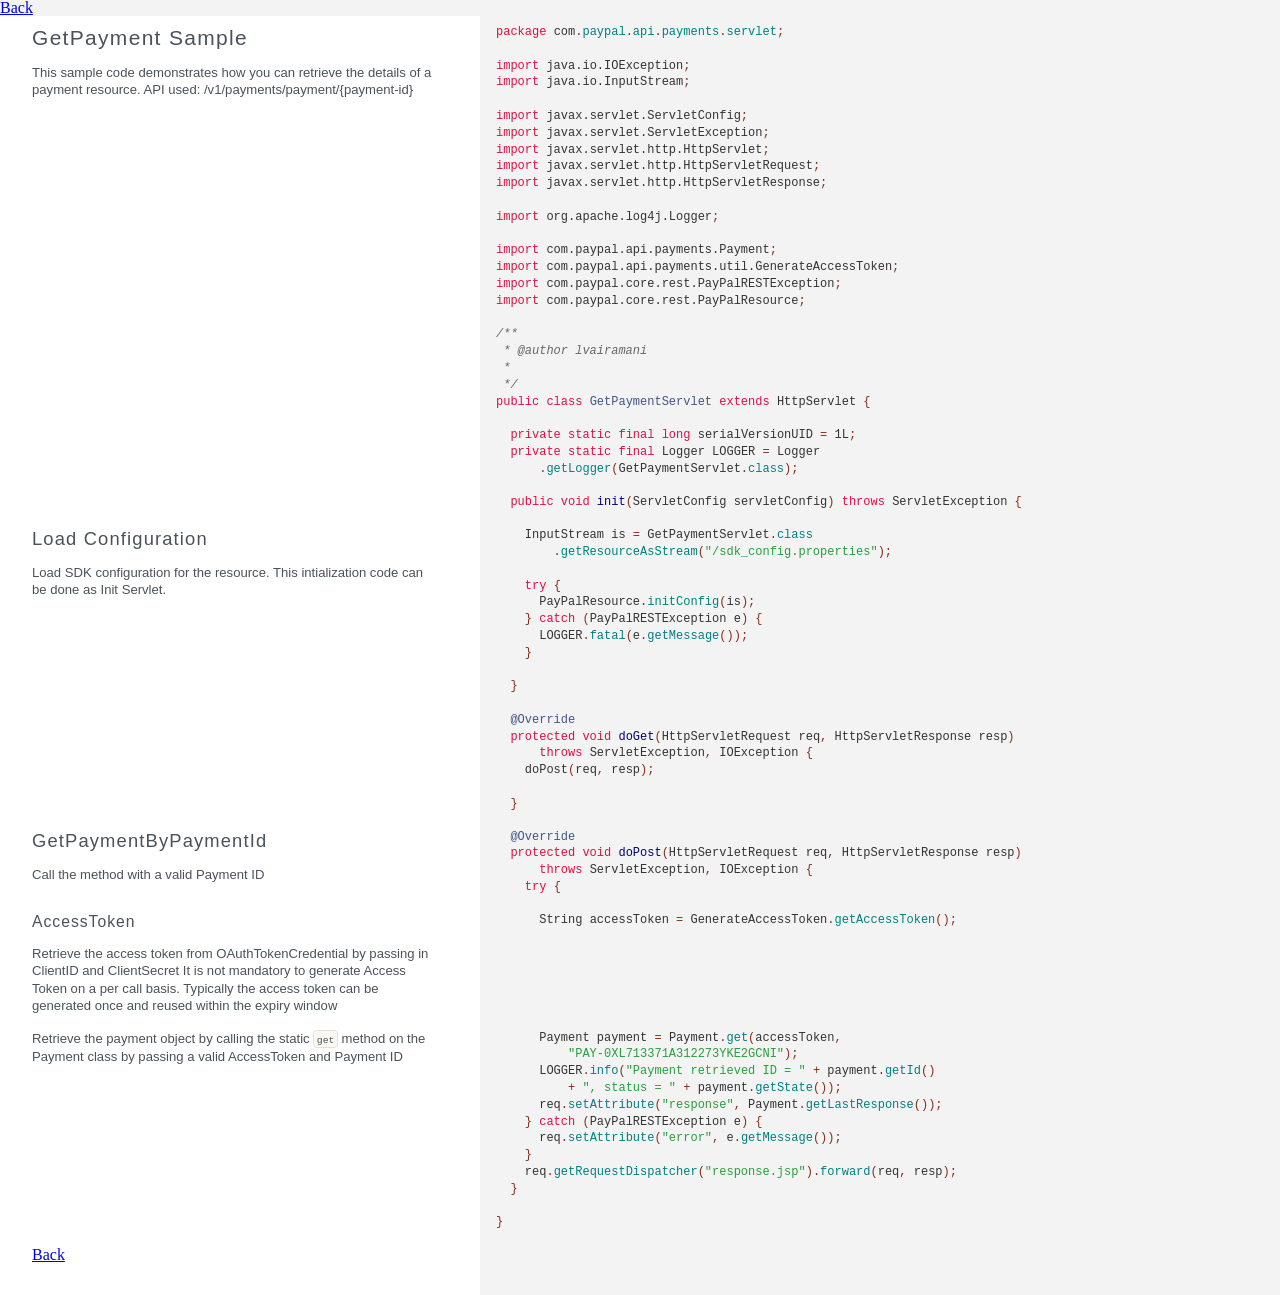
<file: rest-api-sdk-java-master/rest-api-sample/src/main/webapp/source/GetPaymentServlet.html>
<!DOCTYPE html><html lang="en"><head><title>GetPaymentServlet</title></head><meta http-equiv="Content-Type" content="text/html; charset=utf-8"><meta name="viewport" content="width=device-width, initial-scale=1.0, minimum-scale=1.0, maximum-scale=1.0"><meta name="groc-relative-root" content=""><meta name="groc-document-path" content="GetPaymentServlet"><meta name="groc-project-path" content="GetPaymentServlet.java"><link rel="stylesheet" type="text/css" media="all" href="assets/style.css"><body></body></html><a href="../">Back<div id="document"><div class="segment"><a id="segment-0" name="segment-0" class="section_anchor"></a><div class="comments"><div class="pilwrap"><a href="#segment-0" class="pilcrow">¶</a></div><div class="wrapper"><h1 id="getpayment-sample">GetPayment Sample</h1>

<p>This sample code demonstrates how you can retrieve
the details of a payment resource.
API used: /v1/payments/payment/{payment-id}</p></div></div><div class="code"><div class="wrapper"><span class="kn">package</span> <span class="n">com</span><span class="o">.</span><span class="na">paypal</span><span class="o">.</span><span class="na">api</span><span class="o">.</span><span class="na">payments</span><span class="o">.</span><span class="na">servlet</span><span class="o">;</span>

<span class="kn">import</span> <span class="nn">java.io.IOException</span><span class="o">;</span>
<span class="kn">import</span> <span class="nn">java.io.InputStream</span><span class="o">;</span>

<span class="kn">import</span> <span class="nn">javax.servlet.ServletConfig</span><span class="o">;</span>
<span class="kn">import</span> <span class="nn">javax.servlet.ServletException</span><span class="o">;</span>
<span class="kn">import</span> <span class="nn">javax.servlet.http.HttpServlet</span><span class="o">;</span>
<span class="kn">import</span> <span class="nn">javax.servlet.http.HttpServletRequest</span><span class="o">;</span>
<span class="kn">import</span> <span class="nn">javax.servlet.http.HttpServletResponse</span><span class="o">;</span>

<span class="kn">import</span> <span class="nn">org.apache.log4j.Logger</span><span class="o">;</span>

<span class="kn">import</span> <span class="nn">com.paypal.api.payments.Payment</span><span class="o">;</span>
<span class="kn">import</span> <span class="nn">com.paypal.api.payments.util.GenerateAccessToken</span><span class="o">;</span>
<span class="kn">import</span> <span class="nn">com.paypal.core.rest.PayPalRESTException</span><span class="o">;</span>
<span class="kn">import</span> <span class="nn">com.paypal.core.rest.PayPalResource</span><span class="o">;</span>

<span class="cm">/**</span>
<span class="cm"> * @author lvairamani</span>
<span class="cm"> * </span>
<span class="cm"> */</span>
<span class="kd">public</span> <span class="kd">class</span> <span class="nc">GetPaymentServlet</span> <span class="kd">extends</span> <span class="n">HttpServlet</span> <span class="o">{</span>

  <span class="kd">private</span> <span class="kd">static</span> <span class="kd">final</span> <span class="kt">long</span> <span class="n">serialVersionUID</span> <span class="o">=</span> <span class="mi">1L</span><span class="o">;</span>
  <span class="kd">private</span> <span class="kd">static</span> <span class="kd">final</span> <span class="n">Logger</span> <span class="n">LOGGER</span> <span class="o">=</span> <span class="n">Logger</span>
      <span class="o">.</span><span class="na">getLogger</span><span class="o">(</span><span class="n">GetPaymentServlet</span><span class="o">.</span><span class="na">class</span><span class="o">);</span>

  <span class="kd">public</span> <span class="kt">void</span> <span class="nf">init</span><span class="o">(</span><span class="n">ServletConfig</span> <span class="n">servletConfig</span><span class="o">)</span> <span class="kd">throws</span> <span class="n">ServletException</span> <span class="o">{</span></div></div></div><div class="segment"><a id="segment-1" name="segment-1" class="section_anchor"></a><div class="comments"><div class="pilwrap"><a href="#segment-1" class="pilcrow">¶</a></div><div class="wrapper"><h2 id="load-configuration">Load Configuration</h2>

<p>Load SDK configuration for
the resource. This intialization code can be
done as Init Servlet.</p></div></div><div class="code"><div class="wrapper">    <span class="n">InputStream</span> <span class="n">is</span> <span class="o">=</span> <span class="n">GetPaymentServlet</span><span class="o">.</span><span class="na">class</span>
        <span class="o">.</span><span class="na">getResourceAsStream</span><span class="o">(</span><span class="s">&quot;/sdk_config.properties&quot;</span><span class="o">);</span>

    <span class="k">try</span> <span class="o">{</span>
      <span class="n">PayPalResource</span><span class="o">.</span><span class="na">initConfig</span><span class="o">(</span><span class="n">is</span><span class="o">);</span>
    <span class="o">}</span> <span class="k">catch</span> <span class="o">(</span><span class="n">PayPalRESTException</span> <span class="n">e</span><span class="o">)</span> <span class="o">{</span>
      <span class="n">LOGGER</span><span class="o">.</span><span class="na">fatal</span><span class="o">(</span><span class="n">e</span><span class="o">.</span><span class="na">getMessage</span><span class="o">());</span>
    <span class="o">}</span>

  <span class="o">}</span>

  <span class="nd">@Override</span>
  <span class="kd">protected</span> <span class="kt">void</span> <span class="nf">doGet</span><span class="o">(</span><span class="n">HttpServletRequest</span> <span class="n">req</span><span class="o">,</span> <span class="n">HttpServletResponse</span> <span class="n">resp</span><span class="o">)</span>
      <span class="kd">throws</span> <span class="n">ServletException</span><span class="o">,</span> <span class="n">IOException</span> <span class="o">{</span>
    <span class="n">doPost</span><span class="o">(</span><span class="n">req</span><span class="o">,</span> <span class="n">resp</span><span class="o">);</span>

  <span class="o">}</span></div></div></div><div class="segment"><a id="segment-2" name="segment-2" class="section_anchor"></a><div class="comments"><div class="pilwrap"><a href="#segment-2" class="pilcrow">¶</a></div><div class="wrapper"><h2 id="getpaymentbypaymentid">GetPaymentByPaymentId</h2>

<p>Call the method with a valid Payment ID</p></div></div><div class="code"><div class="wrapper">  <span class="nd">@Override</span>
  <span class="kd">protected</span> <span class="kt">void</span> <span class="nf">doPost</span><span class="o">(</span><span class="n">HttpServletRequest</span> <span class="n">req</span><span class="o">,</span> <span class="n">HttpServletResponse</span> <span class="n">resp</span><span class="o">)</span>
      <span class="kd">throws</span> <span class="n">ServletException</span><span class="o">,</span> <span class="n">IOException</span> <span class="o">{</span>
    <span class="k">try</span> <span class="o">{</span></div></div></div><div class="segment"><a id="segment-3" name="segment-3" class="section_anchor"></a><div class="comments"><div class="pilwrap"><a href="#segment-3" class="pilcrow">¶</a></div><div class="wrapper"><h3 id="accesstoken">AccessToken</h3>

<p>Retrieve the access token from
OAuthTokenCredential by passing in
ClientID and ClientSecret
It is not mandatory to generate Access Token on a per call basis.
Typically the access token can be generated once and
reused within the expiry window</p></div></div><div class="code"><div class="wrapper">      <span class="n">String</span> <span class="n">accessToken</span> <span class="o">=</span> <span class="n">GenerateAccessToken</span><span class="o">.</span><span class="na">getAccessToken</span><span class="o">();</span></div></div></div><div class="segment"><a id="segment-4" name="segment-4" class="section_anchor"></a><div class="comments"><div class="pilwrap"><a href="#segment-4" class="pilcrow">¶</a></div><div class="wrapper"><p>Retrieve the payment object by calling the
static <code>get</code> method
on the Payment class by passing a valid
AccessToken and Payment ID</p></div></div><div class="code"><div class="wrapper">      <span class="n">Payment</span> <span class="n">payment</span> <span class="o">=</span> <span class="n">Payment</span><span class="o">.</span><span class="na">get</span><span class="o">(</span><span class="n">accessToken</span><span class="o">,</span>
          <span class="s">&quot;PAY-0XL713371A312273YKE2GCNI&quot;</span><span class="o">);</span>
      <span class="n">LOGGER</span><span class="o">.</span><span class="na">info</span><span class="o">(</span><span class="s">&quot;Payment retrieved ID = &quot;</span> <span class="o">+</span> <span class="n">payment</span><span class="o">.</span><span class="na">getId</span><span class="o">()</span>
          <span class="o">+</span> <span class="s">&quot;, status = &quot;</span> <span class="o">+</span> <span class="n">payment</span><span class="o">.</span><span class="na">getState</span><span class="o">());</span>
      <span class="n">req</span><span class="o">.</span><span class="na">setAttribute</span><span class="o">(</span><span class="s">&quot;response&quot;</span><span class="o">,</span> <span class="n">Payment</span><span class="o">.</span><span class="na">getLastResponse</span><span class="o">());</span>
    <span class="o">}</span> <span class="k">catch</span> <span class="o">(</span><span class="n">PayPalRESTException</span> <span class="n">e</span><span class="o">)</span> <span class="o">{</span>
      <span class="n">req</span><span class="o">.</span><span class="na">setAttribute</span><span class="o">(</span><span class="s">&quot;error&quot;</span><span class="o">,</span> <span class="n">e</span><span class="o">.</span><span class="na">getMessage</span><span class="o">());</span>
    <span class="o">}</span>
    <span class="n">req</span><span class="o">.</span><span class="na">getRequestDispatcher</span><span class="o">(</span><span class="s">&quot;response.jsp&quot;</span><span class="o">).</span><span class="na">forward</span><span class="o">(</span><span class="n">req</span><span class="o">,</span> <span class="n">resp</span><span class="o">);</span>
  <span class="o">}</span>

<span class="o">}</span></div></div></div><div class="segment"><div class="comments"><a href="../">Back</a></div></div></div><script type="text/javascript" src="assets/jquery.min.js"></script><script type="text/javascript" src="assets/docs.js"></script></a>
</file>
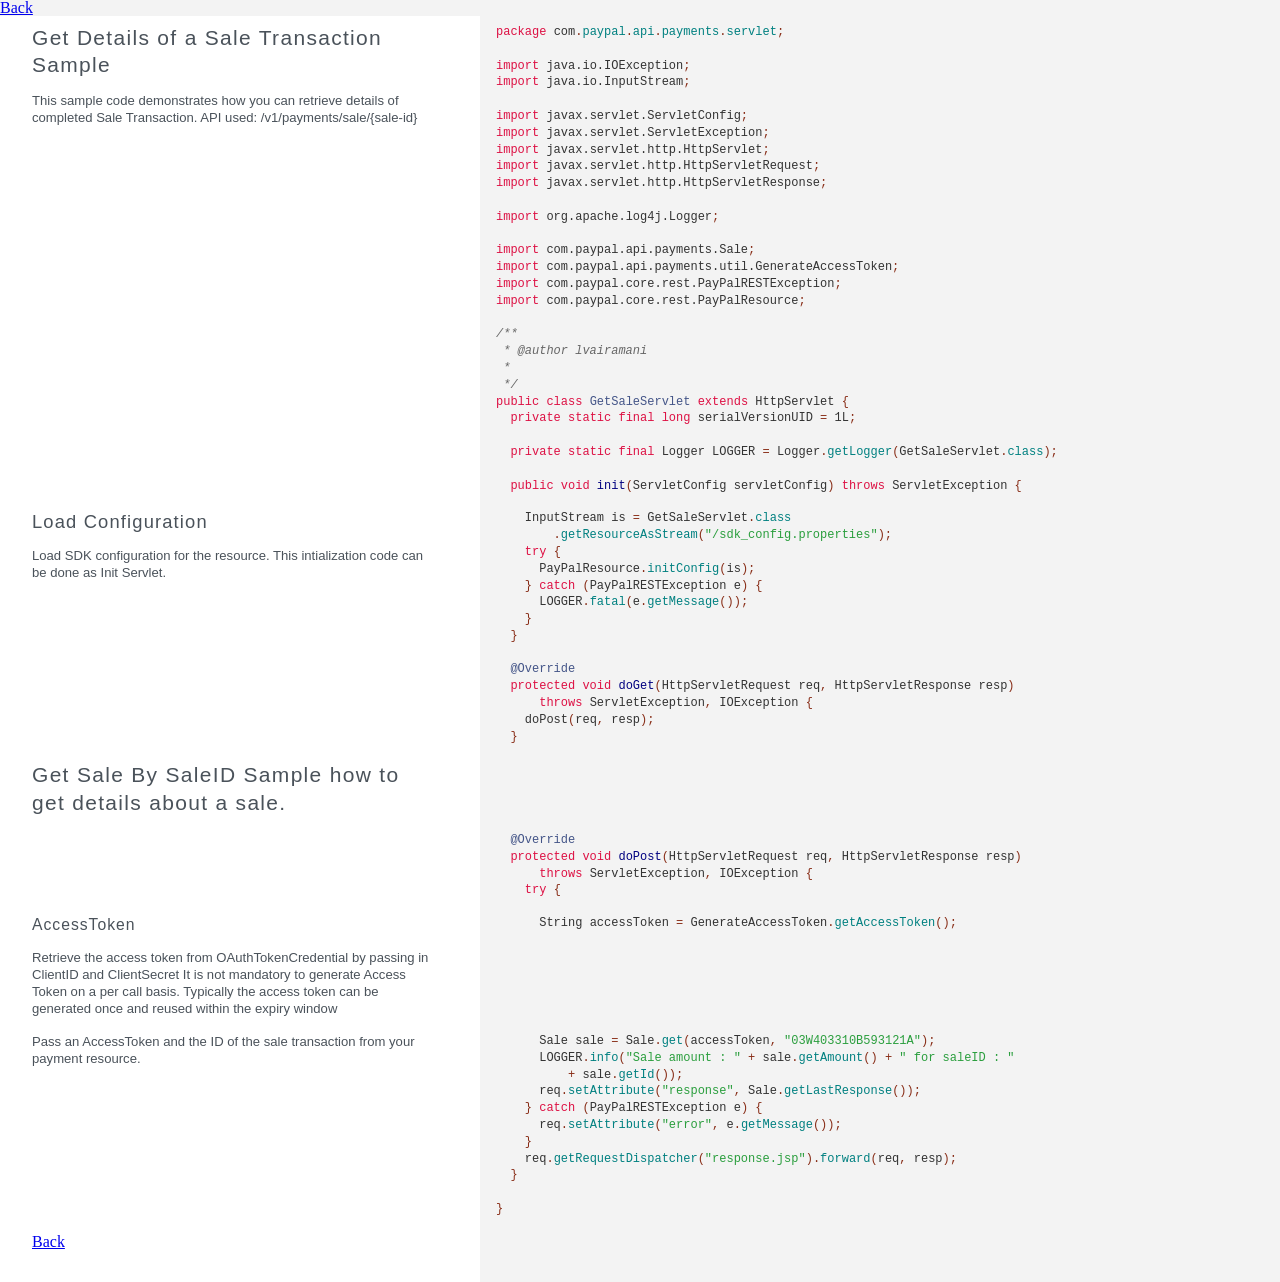
<file: rest-api-sdk-java-master/rest-api-sample/src/main/webapp/source/GetSaleServlet.html>
<!DOCTYPE html><html lang="en"><head><title>GetSaleServlet</title></head><meta http-equiv="Content-Type" content="text/html; charset=utf-8"><meta name="viewport" content="width=device-width, initial-scale=1.0, minimum-scale=1.0, maximum-scale=1.0"><meta name="groc-relative-root" content=""><meta name="groc-document-path" content="GetSaleServlet"><meta name="groc-project-path" content="GetSaleServlet.java"><link rel="stylesheet" type="text/css" media="all" href="assets/style.css"><body></body></html><a href="../">Back<div id="document"><div class="segment"><a id="segment-0" name="segment-0" class="section_anchor"></a><div class="comments"><div class="pilwrap"><a href="#segment-0" class="pilcrow">¶</a></div><div class="wrapper"><h1 id="get-details-of-a-sale-transaction-sample">Get Details of a Sale Transaction Sample</h1>

<p>This sample code demonstrates how you can retrieve 
details of completed Sale Transaction.
API used: /v1/payments/sale/{sale-id}</p></div></div><div class="code"><div class="wrapper"><span class="kn">package</span> <span class="n">com</span><span class="o">.</span><span class="na">paypal</span><span class="o">.</span><span class="na">api</span><span class="o">.</span><span class="na">payments</span><span class="o">.</span><span class="na">servlet</span><span class="o">;</span>

<span class="kn">import</span> <span class="nn">java.io.IOException</span><span class="o">;</span>
<span class="kn">import</span> <span class="nn">java.io.InputStream</span><span class="o">;</span>

<span class="kn">import</span> <span class="nn">javax.servlet.ServletConfig</span><span class="o">;</span>
<span class="kn">import</span> <span class="nn">javax.servlet.ServletException</span><span class="o">;</span>
<span class="kn">import</span> <span class="nn">javax.servlet.http.HttpServlet</span><span class="o">;</span>
<span class="kn">import</span> <span class="nn">javax.servlet.http.HttpServletRequest</span><span class="o">;</span>
<span class="kn">import</span> <span class="nn">javax.servlet.http.HttpServletResponse</span><span class="o">;</span>

<span class="kn">import</span> <span class="nn">org.apache.log4j.Logger</span><span class="o">;</span>

<span class="kn">import</span> <span class="nn">com.paypal.api.payments.Sale</span><span class="o">;</span>
<span class="kn">import</span> <span class="nn">com.paypal.api.payments.util.GenerateAccessToken</span><span class="o">;</span>
<span class="kn">import</span> <span class="nn">com.paypal.core.rest.PayPalRESTException</span><span class="o">;</span>
<span class="kn">import</span> <span class="nn">com.paypal.core.rest.PayPalResource</span><span class="o">;</span>

<span class="cm">/**</span>
<span class="cm"> * @author lvairamani</span>
<span class="cm"> * </span>
<span class="cm"> */</span>
<span class="kd">public</span> <span class="kd">class</span> <span class="nc">GetSaleServlet</span> <span class="kd">extends</span> <span class="n">HttpServlet</span> <span class="o">{</span>
  <span class="kd">private</span> <span class="kd">static</span> <span class="kd">final</span> <span class="kt">long</span> <span class="n">serialVersionUID</span> <span class="o">=</span> <span class="mi">1L</span><span class="o">;</span>

  <span class="kd">private</span> <span class="kd">static</span> <span class="kd">final</span> <span class="n">Logger</span> <span class="n">LOGGER</span> <span class="o">=</span> <span class="n">Logger</span><span class="o">.</span><span class="na">getLogger</span><span class="o">(</span><span class="n">GetSaleServlet</span><span class="o">.</span><span class="na">class</span><span class="o">);</span>

  <span class="kd">public</span> <span class="kt">void</span> <span class="nf">init</span><span class="o">(</span><span class="n">ServletConfig</span> <span class="n">servletConfig</span><span class="o">)</span> <span class="kd">throws</span> <span class="n">ServletException</span> <span class="o">{</span></div></div></div><div class="segment"><a id="segment-1" name="segment-1" class="section_anchor"></a><div class="comments"><div class="pilwrap"><a href="#segment-1" class="pilcrow">¶</a></div><div class="wrapper"><h2 id="load-configuration">Load Configuration</h2>

<p>Load SDK configuration for
the resource. This intialization code can be
done as Init Servlet.</p></div></div><div class="code"><div class="wrapper">    <span class="n">InputStream</span> <span class="n">is</span> <span class="o">=</span> <span class="n">GetSaleServlet</span><span class="o">.</span><span class="na">class</span>
        <span class="o">.</span><span class="na">getResourceAsStream</span><span class="o">(</span><span class="s">&quot;/sdk_config.properties&quot;</span><span class="o">);</span>
    <span class="k">try</span> <span class="o">{</span>
      <span class="n">PayPalResource</span><span class="o">.</span><span class="na">initConfig</span><span class="o">(</span><span class="n">is</span><span class="o">);</span>
    <span class="o">}</span> <span class="k">catch</span> <span class="o">(</span><span class="n">PayPalRESTException</span> <span class="n">e</span><span class="o">)</span> <span class="o">{</span>
      <span class="n">LOGGER</span><span class="o">.</span><span class="na">fatal</span><span class="o">(</span><span class="n">e</span><span class="o">.</span><span class="na">getMessage</span><span class="o">());</span>
    <span class="o">}</span>
  <span class="o">}</span>

  <span class="nd">@Override</span>
  <span class="kd">protected</span> <span class="kt">void</span> <span class="nf">doGet</span><span class="o">(</span><span class="n">HttpServletRequest</span> <span class="n">req</span><span class="o">,</span> <span class="n">HttpServletResponse</span> <span class="n">resp</span><span class="o">)</span>
      <span class="kd">throws</span> <span class="n">ServletException</span><span class="o">,</span> <span class="n">IOException</span> <span class="o">{</span>
    <span class="n">doPost</span><span class="o">(</span><span class="n">req</span><span class="o">,</span> <span class="n">resp</span><span class="o">);</span>
  <span class="o">}</span></div></div></div><div class="segment"><a id="segment-2" name="segment-2" class="section_anchor"></a><div class="comments"><div class="pilwrap"><a href="#segment-2" class="pilcrow">¶</a></div><div class="wrapper"><h1 id="get-sale-by-saleid-sample-how-to-get-details-about-a-sale">Get Sale By SaleID Sample how to get details about a sale.</h1></div></div></div><div class="segment"><a id="segment-3" name="segment-3" class="section_anchor"></a><div class="code"><div class="wrapper">  <span class="nd">@Override</span>
  <span class="kd">protected</span> <span class="kt">void</span> <span class="nf">doPost</span><span class="o">(</span><span class="n">HttpServletRequest</span> <span class="n">req</span><span class="o">,</span> <span class="n">HttpServletResponse</span> <span class="n">resp</span><span class="o">)</span>
      <span class="kd">throws</span> <span class="n">ServletException</span><span class="o">,</span> <span class="n">IOException</span> <span class="o">{</span>
    <span class="k">try</span> <span class="o">{</span></div></div></div><div class="segment"><a id="segment-4" name="segment-4" class="section_anchor"></a><div class="comments"><div class="pilwrap"><a href="#segment-4" class="pilcrow">¶</a></div><div class="wrapper"><h3 id="accesstoken">AccessToken</h3>

<p>Retrieve the access token from
OAuthTokenCredential by passing in
ClientID and ClientSecret
It is not mandatory to generate Access Token on a per call basis.
Typically the access token can be generated once and
reused within the expiry window</p></div></div><div class="code"><div class="wrapper">      <span class="n">String</span> <span class="n">accessToken</span> <span class="o">=</span> <span class="n">GenerateAccessToken</span><span class="o">.</span><span class="na">getAccessToken</span><span class="o">();</span></div></div></div><div class="segment"><a id="segment-5" name="segment-5" class="section_anchor"></a><div class="comments"><div class="pilwrap"><a href="#segment-5" class="pilcrow">¶</a></div><div class="wrapper"><p>Pass an AccessToken and the ID of the sale
transaction from your payment resource.</p></div></div><div class="code"><div class="wrapper">      <span class="n">Sale</span> <span class="n">sale</span> <span class="o">=</span> <span class="n">Sale</span><span class="o">.</span><span class="na">get</span><span class="o">(</span><span class="n">accessToken</span><span class="o">,</span> <span class="s">&quot;03W403310B593121A&quot;</span><span class="o">);</span>
      <span class="n">LOGGER</span><span class="o">.</span><span class="na">info</span><span class="o">(</span><span class="s">&quot;Sale amount : &quot;</span> <span class="o">+</span> <span class="n">sale</span><span class="o">.</span><span class="na">getAmount</span><span class="o">()</span> <span class="o">+</span> <span class="s">&quot; for saleID : &quot;</span>
          <span class="o">+</span> <span class="n">sale</span><span class="o">.</span><span class="na">getId</span><span class="o">());</span>
      <span class="n">req</span><span class="o">.</span><span class="na">setAttribute</span><span class="o">(</span><span class="s">&quot;response&quot;</span><span class="o">,</span> <span class="n">Sale</span><span class="o">.</span><span class="na">getLastResponse</span><span class="o">());</span>
    <span class="o">}</span> <span class="k">catch</span> <span class="o">(</span><span class="n">PayPalRESTException</span> <span class="n">e</span><span class="o">)</span> <span class="o">{</span>
      <span class="n">req</span><span class="o">.</span><span class="na">setAttribute</span><span class="o">(</span><span class="s">&quot;error&quot;</span><span class="o">,</span> <span class="n">e</span><span class="o">.</span><span class="na">getMessage</span><span class="o">());</span>
    <span class="o">}</span>
    <span class="n">req</span><span class="o">.</span><span class="na">getRequestDispatcher</span><span class="o">(</span><span class="s">&quot;response.jsp&quot;</span><span class="o">).</span><span class="na">forward</span><span class="o">(</span><span class="n">req</span><span class="o">,</span> <span class="n">resp</span><span class="o">);</span>
  <span class="o">}</span>

<span class="o">}</span></div></div></div><div class="segment"><div class="comments"><a href="../">Back</a></div></div></div><script type="text/javascript" src="assets/jquery.min.js"></script><script type="text/javascript" src="assets/docs.js"></script></a>
</file>
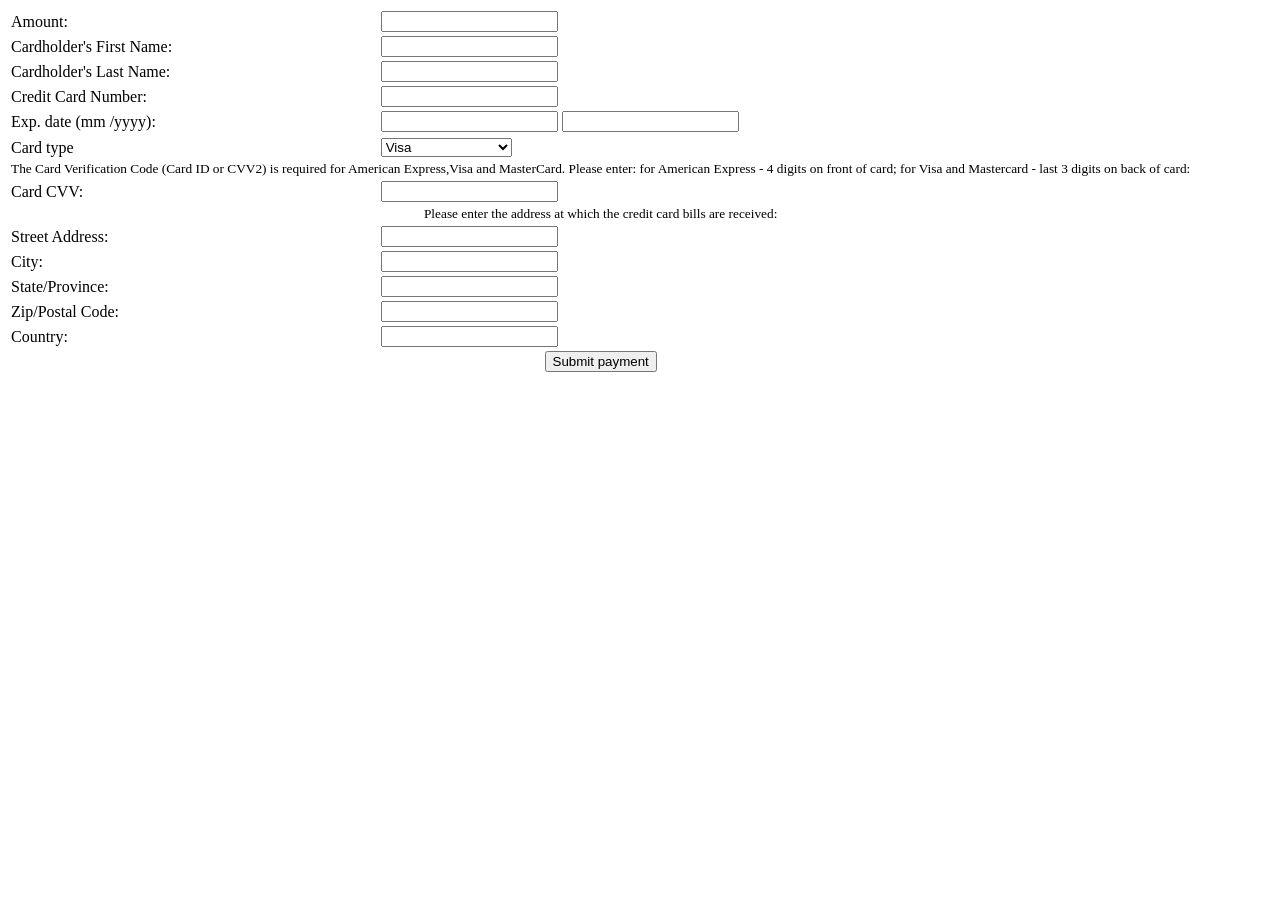
<file: rest-api-sdk-java-master/rest-api-sample/src/main/webapp/source/PaymentMain.html>
<!DOCTYPE html PUBLIC "-//W3C//DTD HTML 4.01 Transitional//EN" "http://www.w3.org/TR/html4/loose.dtd">
<html>

<head>
<title>Payment with credit card</title>
<meta http-equiv="Content-Type" content="text/html; charset=iso-8859-1">
<script language="JavaScript">

function check() {
var accepted=null;

if (form.First_Name.value.length == 0) {
alert("Please enter the first name on card.");
form.First_Name.focus();
return false;
}
else if (form.Last_Name.value.length == 0) {
alert("Please enter the last name on card.");
form.Last_Name.focus();
return false;
}
else if (form.Card_Num.value.length == 0){
alert("Please enter the Card Number.");
form.Card_Num.focus();
return false;
}
else if (form.Card_Code.value.length < 3) {
alert("Please enter a CVV2 number.");
form.Card_Code.focus();
return false;
}
else if (form.Exp_Month.value.length < 2) {
alert("Please enter a expiration month.");
form.Exp_Month.focus();
return false;
}
else if (form.Exp_Year.value.length < 4) {
alert("Please enter a expiration year.");
form.Exp_Year.focus();
return false;
}
return true;
}
//-->
</script>
</head>

<body>

<form name="form" action="paymentwithcreditcard" method="post" onsubmit="return check();">
<table>
<tr>
<td>Amount:</td>
<td><input type="text" name="Amount" value=""></td>
</tr><tr>
<td>Cardholder's First Name:</td>
<td><input type="text" name="First_Name"></td>
</tr><tr>
<td>Cardholder's Last Name:</td>
<td><input type="text" name="Last_Name"></td>
</tr><tr>
<td>Credit Card Number:</td>
<td><input type="text" name="Card_Num"></td>
</tr><tr>
<td>Exp. date (mm /yyyy):</td>
<td><input type="text" name="Exp_Month" maxlength="2">
<input type="text" name="Exp_Year" maxlength="4"></td>
</tr><tr>
</tr>
<tr>
<td >Card type</td>
<td><select name="card_type">
<option value="visa">Visa</option>
<option value="master">Master</option>
<option value="amex">American Express</option>
</select>
</td>
</tr>
<tr>
<td colspan="2" align="center">
<small>The Card Verification Code (Card ID or CVV2)
is required for American Express,Visa and MasterCard.
Please enter: for American Express - 4 digits on front of card;
for Visa and Mastercard - last 3 digits on back of card:</small>
</td>
</tr><tr>
<td>Card CVV:</td>
<td><input type="text" name="Card_Code" maxlength="4"></td>
</tr><tr>
<td colspan="2" align="center"><small>
Please enter the address at which the credit card bills are received:
</small></td>
</tr><tr>
<td>Street Address:</td>
<td><input type="text" name="Address"></td>
</tr><tr>
<td>City:</td>
<td><input type="text" name="City"></td>
</tr><tr>
<td>State/Province:</td>
<td><input type="text" name="State"></td>
</tr><tr>
<td>Zip/Postal Code:</td>
<td><input type="text" name="Zip"></td>
</tr><tr>
<td>Country:</td>
<td><input type="text" name="Country"></td>
</tr><tr>
<td colspan="2" align="center">
<input type="submit" value="Submit payment" >
</td>
</tr>
</table>
</form>

</body>
</html>
</file>
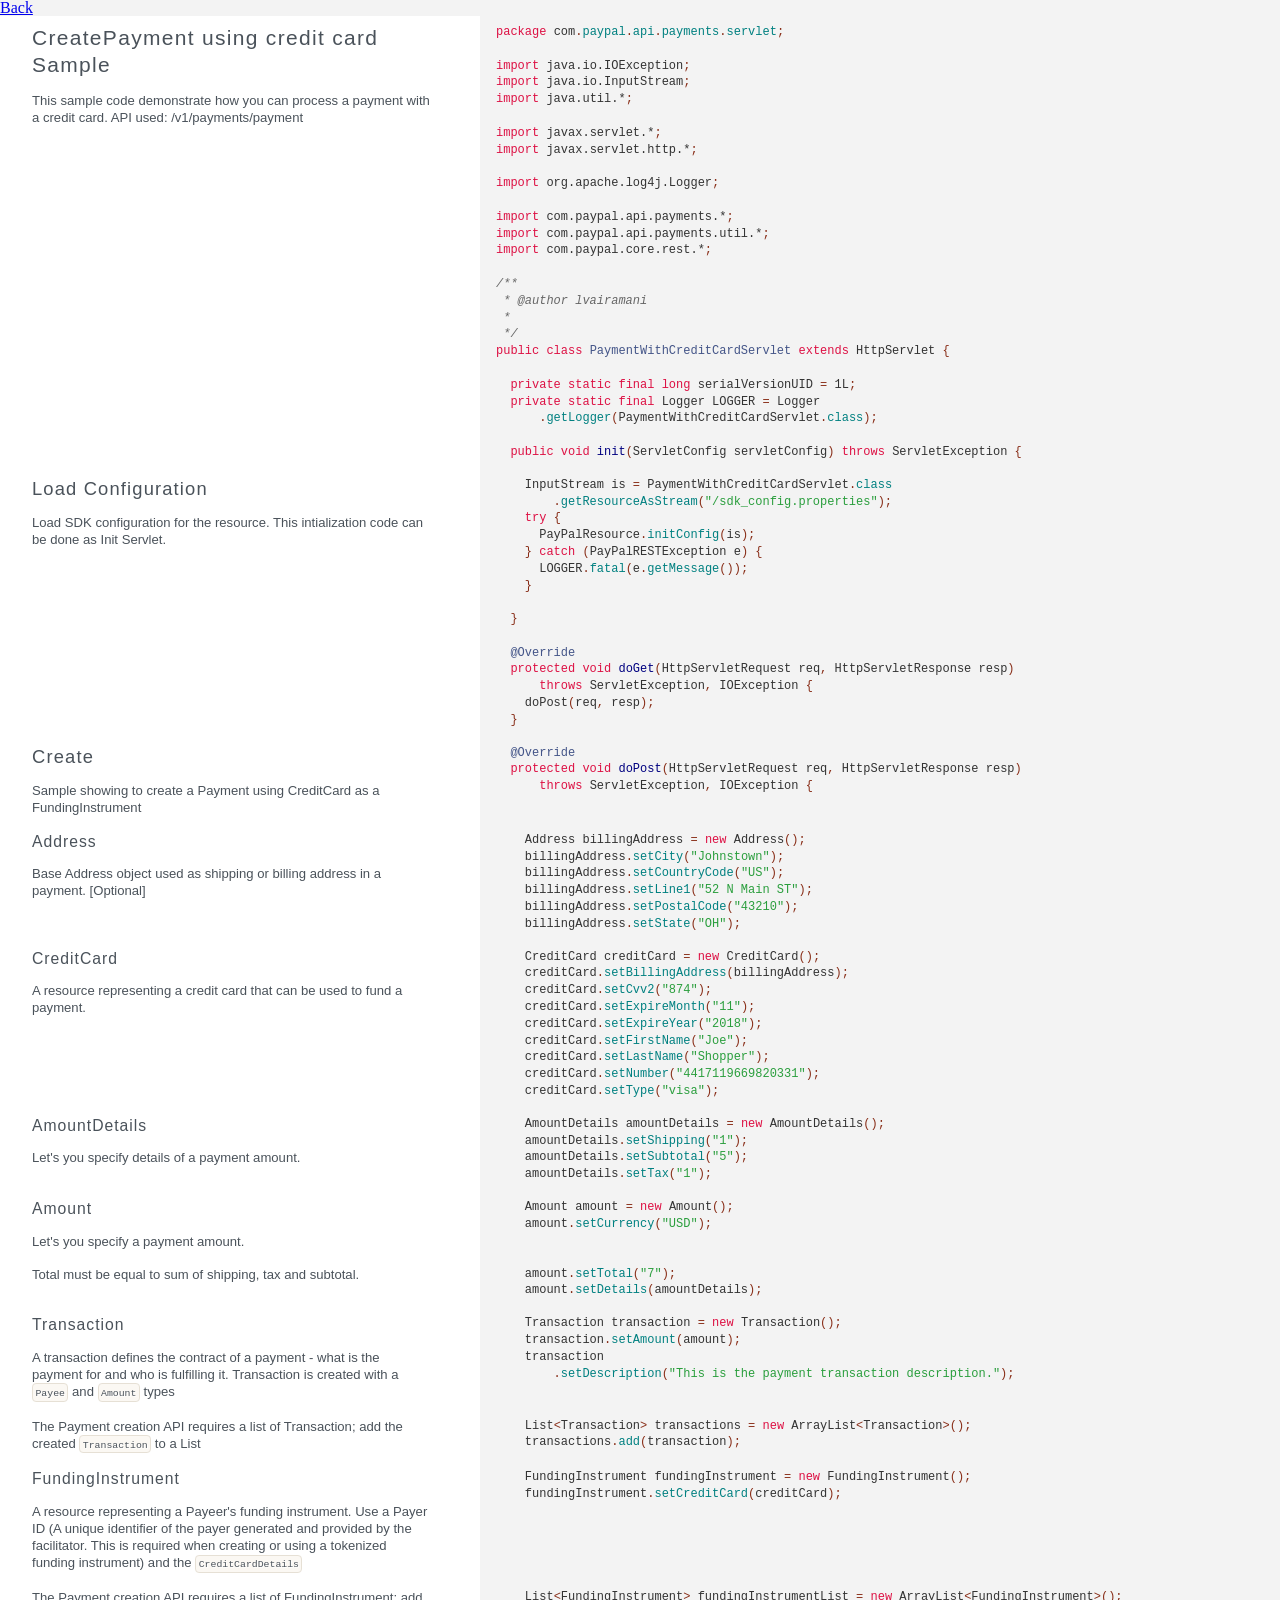
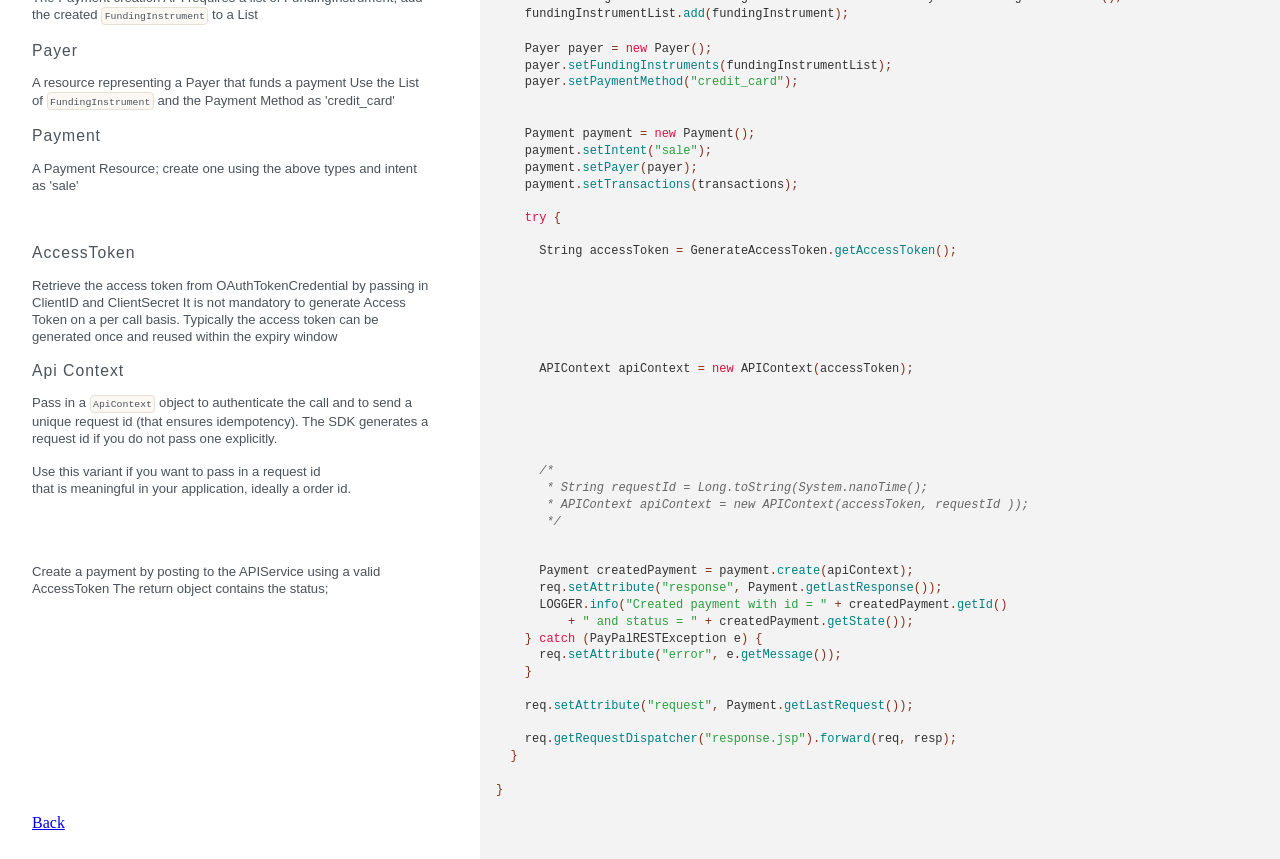
<file: rest-api-sdk-java-master/rest-api-sample/src/main/webapp/source/PaymentWithCreditCardServlet.html>
<!DOCTYPE html><html lang="en"><head><title>PaymentWithCreditCardServlet</title></head><meta http-equiv="Content-Type" content="text/html; charset=utf-8"><meta name="viewport" content="width=device-width, initial-scale=1.0, minimum-scale=1.0, maximum-scale=1.0"><meta name="groc-relative-root" content=""><meta name="groc-document-path" content="PaymentWithCreditCardServlet"><meta name="groc-project-path" content="PaymentWithCreditCardServlet.java"><link rel="stylesheet" type="text/css" media="all" href="assets/style.css"><body></body></html><a href="../">Back<div id="document"><div class="segment"><a id="segment-0" name="segment-0" class="section_anchor"></a><div class="comments"><div class="pilwrap"><a href="#segment-0" class="pilcrow">¶</a></div><div class="wrapper"><h1 id="createpayment-using-credit-card-sample">CreatePayment using credit card Sample</h1>

<p>This sample code demonstrate how you can process
a payment with a credit card.
API used: /v1/payments/payment</p></div></div><div class="code"><div class="wrapper"><span class="kn">package</span> <span class="n">com</span><span class="o">.</span><span class="na">paypal</span><span class="o">.</span><span class="na">api</span><span class="o">.</span><span class="na">payments</span><span class="o">.</span><span class="na">servlet</span><span class="o">;</span>

<span class="kn">import</span> <span class="nn">java.io.IOException</span><span class="o">;</span>
<span class="kn">import</span> <span class="nn">java.io.InputStream</span><span class="o">;</span>
<span class="kn">import</span> <span class="nn">java.util.*</span><span class="o">;</span>

<span class="kn">import</span> <span class="nn">javax.servlet.*</span><span class="o">;</span>
<span class="kn">import</span> <span class="nn">javax.servlet.http.*</span><span class="o">;</span>

<span class="kn">import</span> <span class="nn">org.apache.log4j.Logger</span><span class="o">;</span>

<span class="kn">import</span> <span class="nn">com.paypal.api.payments.*</span><span class="o">;</span>
<span class="kn">import</span> <span class="nn">com.paypal.api.payments.util.*</span><span class="o">;</span>
<span class="kn">import</span> <span class="nn">com.paypal.core.rest.*</span><span class="o">;</span>

<span class="cm">/**</span>
<span class="cm"> * @author lvairamani</span>
<span class="cm"> * </span>
<span class="cm"> */</span>
<span class="kd">public</span> <span class="kd">class</span> <span class="nc">PaymentWithCreditCardServlet</span> <span class="kd">extends</span> <span class="n">HttpServlet</span> <span class="o">{</span>

  <span class="kd">private</span> <span class="kd">static</span> <span class="kd">final</span> <span class="kt">long</span> <span class="n">serialVersionUID</span> <span class="o">=</span> <span class="mi">1L</span><span class="o">;</span>
  <span class="kd">private</span> <span class="kd">static</span> <span class="kd">final</span> <span class="n">Logger</span> <span class="n">LOGGER</span> <span class="o">=</span> <span class="n">Logger</span>
      <span class="o">.</span><span class="na">getLogger</span><span class="o">(</span><span class="n">PaymentWithCreditCardServlet</span><span class="o">.</span><span class="na">class</span><span class="o">);</span>

  <span class="kd">public</span> <span class="kt">void</span> <span class="nf">init</span><span class="o">(</span><span class="n">ServletConfig</span> <span class="n">servletConfig</span><span class="o">)</span> <span class="kd">throws</span> <span class="n">ServletException</span> <span class="o">{</span></div></div></div><div class="segment"><a id="segment-1" name="segment-1" class="section_anchor"></a><div class="comments"><div class="pilwrap"><a href="#segment-1" class="pilcrow">¶</a></div><div class="wrapper"><h2 id="load-configuration">Load Configuration</h2>

<p>Load SDK configuration for
the resource. This intialization code can be
done as Init Servlet.</p></div></div><div class="code"><div class="wrapper">    <span class="n">InputStream</span> <span class="n">is</span> <span class="o">=</span> <span class="n">PaymentWithCreditCardServlet</span><span class="o">.</span><span class="na">class</span>
        <span class="o">.</span><span class="na">getResourceAsStream</span><span class="o">(</span><span class="s">&quot;/sdk_config.properties&quot;</span><span class="o">);</span>
    <span class="k">try</span> <span class="o">{</span>
      <span class="n">PayPalResource</span><span class="o">.</span><span class="na">initConfig</span><span class="o">(</span><span class="n">is</span><span class="o">);</span>
    <span class="o">}</span> <span class="k">catch</span> <span class="o">(</span><span class="n">PayPalRESTException</span> <span class="n">e</span><span class="o">)</span> <span class="o">{</span>
      <span class="n">LOGGER</span><span class="o">.</span><span class="na">fatal</span><span class="o">(</span><span class="n">e</span><span class="o">.</span><span class="na">getMessage</span><span class="o">());</span>
    <span class="o">}</span>

  <span class="o">}</span>

  <span class="nd">@Override</span>
  <span class="kd">protected</span> <span class="kt">void</span> <span class="nf">doGet</span><span class="o">(</span><span class="n">HttpServletRequest</span> <span class="n">req</span><span class="o">,</span> <span class="n">HttpServletResponse</span> <span class="n">resp</span><span class="o">)</span>
      <span class="kd">throws</span> <span class="n">ServletException</span><span class="o">,</span> <span class="n">IOException</span> <span class="o">{</span>
    <span class="n">doPost</span><span class="o">(</span><span class="n">req</span><span class="o">,</span> <span class="n">resp</span><span class="o">);</span>
  <span class="o">}</span></div></div></div><div class="segment"><a id="segment-2" name="segment-2" class="section_anchor"></a><div class="comments"><div class="pilwrap"><a href="#segment-2" class="pilcrow">¶</a></div><div class="wrapper"><h2 id="create">Create</h2>

<p>Sample showing to create a Payment using
CreditCard as a FundingInstrument</p></div></div><div class="code"><div class="wrapper">  <span class="nd">@Override</span>
  <span class="kd">protected</span> <span class="kt">void</span> <span class="nf">doPost</span><span class="o">(</span><span class="n">HttpServletRequest</span> <span class="n">req</span><span class="o">,</span> <span class="n">HttpServletResponse</span> <span class="n">resp</span><span class="o">)</span>
      <span class="kd">throws</span> <span class="n">ServletException</span><span class="o">,</span> <span class="n">IOException</span> <span class="o">{</span></div></div></div><div class="segment"><a id="segment-3" name="segment-3" class="section_anchor"></a><div class="comments"><div class="pilwrap"><a href="#segment-3" class="pilcrow">¶</a></div><div class="wrapper"><h3 id="address">Address</h3>

<p>Base Address object used as shipping or billing
address in a payment. [Optional]</p></div></div><div class="code"><div class="wrapper">    <span class="n">Address</span> <span class="n">billingAddress</span> <span class="o">=</span> <span class="k">new</span> <span class="n">Address</span><span class="o">();</span>
    <span class="n">billingAddress</span><span class="o">.</span><span class="na">setCity</span><span class="o">(</span><span class="s">&quot;Johnstown&quot;</span><span class="o">);</span>
    <span class="n">billingAddress</span><span class="o">.</span><span class="na">setCountryCode</span><span class="o">(</span><span class="s">&quot;US&quot;</span><span class="o">);</span>
    <span class="n">billingAddress</span><span class="o">.</span><span class="na">setLine1</span><span class="o">(</span><span class="s">&quot;52 N Main ST&quot;</span><span class="o">);</span>
    <span class="n">billingAddress</span><span class="o">.</span><span class="na">setPostalCode</span><span class="o">(</span><span class="s">&quot;43210&quot;</span><span class="o">);</span>
    <span class="n">billingAddress</span><span class="o">.</span><span class="na">setState</span><span class="o">(</span><span class="s">&quot;OH&quot;</span><span class="o">);</span></div></div></div><div class="segment"><a id="segment-4" name="segment-4" class="section_anchor"></a><div class="comments"><div class="pilwrap"><a href="#segment-4" class="pilcrow">¶</a></div><div class="wrapper"><h3 id="creditcard">CreditCard</h3>

<p>A resource representing a credit card that can be
used to fund a payment.</p></div></div><div class="code"><div class="wrapper">    <span class="n">CreditCard</span> <span class="n">creditCard</span> <span class="o">=</span> <span class="k">new</span> <span class="n">CreditCard</span><span class="o">();</span>
    <span class="n">creditCard</span><span class="o">.</span><span class="na">setBillingAddress</span><span class="o">(</span><span class="n">billingAddress</span><span class="o">);</span>
    <span class="n">creditCard</span><span class="o">.</span><span class="na">setCvv2</span><span class="o">(</span><span class="s">&quot;874&quot;</span><span class="o">);</span>
    <span class="n">creditCard</span><span class="o">.</span><span class="na">setExpireMonth</span><span class="o">(</span><span class="s">&quot;11&quot;</span><span class="o">);</span>
    <span class="n">creditCard</span><span class="o">.</span><span class="na">setExpireYear</span><span class="o">(</span><span class="s">&quot;2018&quot;</span><span class="o">);</span>
    <span class="n">creditCard</span><span class="o">.</span><span class="na">setFirstName</span><span class="o">(</span><span class="s">&quot;Joe&quot;</span><span class="o">);</span>
    <span class="n">creditCard</span><span class="o">.</span><span class="na">setLastName</span><span class="o">(</span><span class="s">&quot;Shopper&quot;</span><span class="o">);</span>
    <span class="n">creditCard</span><span class="o">.</span><span class="na">setNumber</span><span class="o">(</span><span class="s">&quot;4417119669820331&quot;</span><span class="o">);</span>
    <span class="n">creditCard</span><span class="o">.</span><span class="na">setType</span><span class="o">(</span><span class="s">&quot;visa&quot;</span><span class="o">);</span></div></div></div><div class="segment"><a id="segment-5" name="segment-5" class="section_anchor"></a><div class="comments"><div class="pilwrap"><a href="#segment-5" class="pilcrow">¶</a></div><div class="wrapper"><h3 id="amountdetails">AmountDetails</h3>

<p>Let's you specify details of a payment amount.</p></div></div><div class="code"><div class="wrapper">    <span class="n">AmountDetails</span> <span class="n">amountDetails</span> <span class="o">=</span> <span class="k">new</span> <span class="n">AmountDetails</span><span class="o">();</span>
    <span class="n">amountDetails</span><span class="o">.</span><span class="na">setShipping</span><span class="o">(</span><span class="s">&quot;1&quot;</span><span class="o">);</span>
    <span class="n">amountDetails</span><span class="o">.</span><span class="na">setSubtotal</span><span class="o">(</span><span class="s">&quot;5&quot;</span><span class="o">);</span>
    <span class="n">amountDetails</span><span class="o">.</span><span class="na">setTax</span><span class="o">(</span><span class="s">&quot;1&quot;</span><span class="o">);</span></div></div></div><div class="segment"><a id="segment-6" name="segment-6" class="section_anchor"></a><div class="comments"><div class="pilwrap"><a href="#segment-6" class="pilcrow">¶</a></div><div class="wrapper"><h3 id="amount">Amount</h3>

<p>Let's you specify a payment amount.</p></div></div><div class="code"><div class="wrapper">    <span class="n">Amount</span> <span class="n">amount</span> <span class="o">=</span> <span class="k">new</span> <span class="n">Amount</span><span class="o">();</span>
    <span class="n">amount</span><span class="o">.</span><span class="na">setCurrency</span><span class="o">(</span><span class="s">&quot;USD&quot;</span><span class="o">);</span></div></div></div><div class="segment"><a id="segment-7" name="segment-7" class="section_anchor"></a><div class="comments"><div class="pilwrap"><a href="#segment-7" class="pilcrow">¶</a></div><div class="wrapper"><p>Total must be equal to sum of shipping, tax and subtotal.</p></div></div><div class="code"><div class="wrapper">    <span class="n">amount</span><span class="o">.</span><span class="na">setTotal</span><span class="o">(</span><span class="s">&quot;7&quot;</span><span class="o">);</span>
    <span class="n">amount</span><span class="o">.</span><span class="na">setDetails</span><span class="o">(</span><span class="n">amountDetails</span><span class="o">);</span></div></div></div><div class="segment"><a id="segment-8" name="segment-8" class="section_anchor"></a><div class="comments"><div class="pilwrap"><a href="#segment-8" class="pilcrow">¶</a></div><div class="wrapper"><h3 id="transaction">Transaction</h3>

<p>A transaction defines the contract of a
payment - what is the payment for and who
is fulfilling it. Transaction is created with
a <code>Payee</code> and <code>Amount</code> types</p></div></div><div class="code"><div class="wrapper">    <span class="n">Transaction</span> <span class="n">transaction</span> <span class="o">=</span> <span class="k">new</span> <span class="n">Transaction</span><span class="o">();</span>
    <span class="n">transaction</span><span class="o">.</span><span class="na">setAmount</span><span class="o">(</span><span class="n">amount</span><span class="o">);</span>
    <span class="n">transaction</span>
        <span class="o">.</span><span class="na">setDescription</span><span class="o">(</span><span class="s">&quot;This is the payment transaction description.&quot;</span><span class="o">);</span></div></div></div><div class="segment"><a id="segment-9" name="segment-9" class="section_anchor"></a><div class="comments"><div class="pilwrap"><a href="#segment-9" class="pilcrow">¶</a></div><div class="wrapper"><p>The Payment creation API requires a list of
Transaction; add the created <code>Transaction</code>
to a List</p></div></div><div class="code"><div class="wrapper">    <span class="n">List</span><span class="o">&lt;</span><span class="n">Transaction</span><span class="o">&gt;</span> <span class="n">transactions</span> <span class="o">=</span> <span class="k">new</span> <span class="n">ArrayList</span><span class="o">&lt;</span><span class="n">Transaction</span><span class="o">&gt;();</span>
    <span class="n">transactions</span><span class="o">.</span><span class="na">add</span><span class="o">(</span><span class="n">transaction</span><span class="o">);</span></div></div></div><div class="segment"><a id="segment-10" name="segment-10" class="section_anchor"></a><div class="comments"><div class="pilwrap"><a href="#segment-10" class="pilcrow">¶</a></div><div class="wrapper"><h3 id="fundinginstrument">FundingInstrument</h3>

<p>A resource representing a Payeer's funding instrument.
Use a Payer ID (A unique identifier of the payer generated
and provided by the facilitator. This is required when
creating or using a tokenized funding instrument)
and the <code>CreditCardDetails</code></p></div></div><div class="code"><div class="wrapper">    <span class="n">FundingInstrument</span> <span class="n">fundingInstrument</span> <span class="o">=</span> <span class="k">new</span> <span class="n">FundingInstrument</span><span class="o">();</span>
    <span class="n">fundingInstrument</span><span class="o">.</span><span class="na">setCreditCard</span><span class="o">(</span><span class="n">creditCard</span><span class="o">);</span></div></div></div><div class="segment"><a id="segment-11" name="segment-11" class="section_anchor"></a><div class="comments"><div class="pilwrap"><a href="#segment-11" class="pilcrow">¶</a></div><div class="wrapper"><p>The Payment creation API requires a list of
FundingInstrument; add the created <code>FundingInstrument</code>
to a List</p></div></div><div class="code"><div class="wrapper">    <span class="n">List</span><span class="o">&lt;</span><span class="n">FundingInstrument</span><span class="o">&gt;</span> <span class="n">fundingInstrumentList</span> <span class="o">=</span> <span class="k">new</span> <span class="n">ArrayList</span><span class="o">&lt;</span><span class="n">FundingInstrument</span><span class="o">&gt;();</span>
    <span class="n">fundingInstrumentList</span><span class="o">.</span><span class="na">add</span><span class="o">(</span><span class="n">fundingInstrument</span><span class="o">);</span></div></div></div><div class="segment"><a id="segment-12" name="segment-12" class="section_anchor"></a><div class="comments"><div class="pilwrap"><a href="#segment-12" class="pilcrow">¶</a></div><div class="wrapper"><h3 id="payer">Payer</h3>

<p>A resource representing a Payer that funds a payment
Use the List of <code>FundingInstrument</code> and the Payment Method
as 'credit_card'</p></div></div><div class="code"><div class="wrapper">    <span class="n">Payer</span> <span class="n">payer</span> <span class="o">=</span> <span class="k">new</span> <span class="n">Payer</span><span class="o">();</span>
    <span class="n">payer</span><span class="o">.</span><span class="na">setFundingInstruments</span><span class="o">(</span><span class="n">fundingInstrumentList</span><span class="o">);</span>
    <span class="n">payer</span><span class="o">.</span><span class="na">setPaymentMethod</span><span class="o">(</span><span class="s">&quot;credit_card&quot;</span><span class="o">);</span></div></div></div><div class="segment"><a id="segment-13" name="segment-13" class="section_anchor"></a><div class="comments"><div class="pilwrap"><a href="#segment-13" class="pilcrow">¶</a></div><div class="wrapper"><h3 id="payment">Payment</h3>

<p>A Payment Resource; create one using
the above types and intent as 'sale'</p></div></div><div class="code"><div class="wrapper">    <span class="n">Payment</span> <span class="n">payment</span> <span class="o">=</span> <span class="k">new</span> <span class="n">Payment</span><span class="o">();</span>
    <span class="n">payment</span><span class="o">.</span><span class="na">setIntent</span><span class="o">(</span><span class="s">&quot;sale&quot;</span><span class="o">);</span>
    <span class="n">payment</span><span class="o">.</span><span class="na">setPayer</span><span class="o">(</span><span class="n">payer</span><span class="o">);</span>
    <span class="n">payment</span><span class="o">.</span><span class="na">setTransactions</span><span class="o">(</span><span class="n">transactions</span><span class="o">);</span>

    <span class="k">try</span> <span class="o">{</span></div></div></div><div class="segment"><a id="segment-14" name="segment-14" class="section_anchor"></a><div class="comments"><div class="pilwrap"><a href="#segment-14" class="pilcrow">¶</a></div><div class="wrapper"><h3 id="accesstoken">AccessToken</h3>

<p>Retrieve the access token from
OAuthTokenCredential by passing in
ClientID and ClientSecret
It is not mandatory to generate Access Token on a per call basis.
Typically the access token can be generated once and
reused within the expiry window</p></div></div><div class="code"><div class="wrapper">      <span class="n">String</span> <span class="n">accessToken</span> <span class="o">=</span> <span class="n">GenerateAccessToken</span><span class="o">.</span><span class="na">getAccessToken</span><span class="o">();</span></div></div></div><div class="segment"><a id="segment-15" name="segment-15" class="section_anchor"></a><div class="comments"><div class="pilwrap"><a href="#segment-15" class="pilcrow">¶</a></div><div class="wrapper"><h3 id="api-context">Api Context</h3>

<p>Pass in a <code>ApiContext</code> object to authenticate 
the call and to send a unique request id 
(that ensures idempotency). The SDK generates
a request id if you do not pass one explicitly. </p></div></div><div class="code"><div class="wrapper">      <span class="n">APIContext</span> <span class="n">apiContext</span> <span class="o">=</span> <span class="k">new</span> <span class="n">APIContext</span><span class="o">(</span><span class="n">accessToken</span><span class="o">);</span></div></div></div><div class="segment"><a id="segment-16" name="segment-16" class="section_anchor"></a><div class="comments"><div class="pilwrap"><a href="#segment-16" class="pilcrow">¶</a></div><div class="wrapper"><p>Use this variant if you want to pass in a request id <br />
that is meaningful in your application, ideally 
a order id.</p></div></div><div class="code"><div class="wrapper">      <span class="cm">/* </span>
<span class="cm">       * String requestId = Long.toString(System.nanoTime();</span>
<span class="cm">       * APIContext apiContext = new APIContext(accessToken, requestId ));</span>
<span class="cm">       */</span>
      </div></div></div><div class="segment"><a id="segment-17" name="segment-17" class="section_anchor"></a><div class="comments"><div class="pilwrap"><a href="#segment-17" class="pilcrow">¶</a></div><div class="wrapper"><p>Create a payment by posting to the APIService
using a valid AccessToken
The return object contains the status;</p></div></div><div class="code"><div class="wrapper">      <span class="n">Payment</span> <span class="n">createdPayment</span> <span class="o">=</span> <span class="n">payment</span><span class="o">.</span><span class="na">create</span><span class="o">(</span><span class="n">apiContext</span><span class="o">);</span>
      <span class="n">req</span><span class="o">.</span><span class="na">setAttribute</span><span class="o">(</span><span class="s">&quot;response&quot;</span><span class="o">,</span> <span class="n">Payment</span><span class="o">.</span><span class="na">getLastResponse</span><span class="o">());</span>
      <span class="n">LOGGER</span><span class="o">.</span><span class="na">info</span><span class="o">(</span><span class="s">&quot;Created payment with id = &quot;</span> <span class="o">+</span> <span class="n">createdPayment</span><span class="o">.</span><span class="na">getId</span><span class="o">()</span>
          <span class="o">+</span> <span class="s">&quot; and status = &quot;</span> <span class="o">+</span> <span class="n">createdPayment</span><span class="o">.</span><span class="na">getState</span><span class="o">());</span>
    <span class="o">}</span> <span class="k">catch</span> <span class="o">(</span><span class="n">PayPalRESTException</span> <span class="n">e</span><span class="o">)</span> <span class="o">{</span>
      <span class="n">req</span><span class="o">.</span><span class="na">setAttribute</span><span class="o">(</span><span class="s">&quot;error&quot;</span><span class="o">,</span> <span class="n">e</span><span class="o">.</span><span class="na">getMessage</span><span class="o">());</span>
    <span class="o">}</span>

    <span class="n">req</span><span class="o">.</span><span class="na">setAttribute</span><span class="o">(</span><span class="s">&quot;request&quot;</span><span class="o">,</span> <span class="n">Payment</span><span class="o">.</span><span class="na">getLastRequest</span><span class="o">());</span>

    <span class="n">req</span><span class="o">.</span><span class="na">getRequestDispatcher</span><span class="o">(</span><span class="s">&quot;response.jsp&quot;</span><span class="o">).</span><span class="na">forward</span><span class="o">(</span><span class="n">req</span><span class="o">,</span> <span class="n">resp</span><span class="o">);</span>
  <span class="o">}</span>

<span class="o">}</span></div></div></div><div class="segment"><div class="comments"><a href="../">Back</a></div></div></div><script type="text/javascript" src="assets/jquery.min.js"></script><script type="text/javascript" src="assets/docs.js"></script></a>
</file>
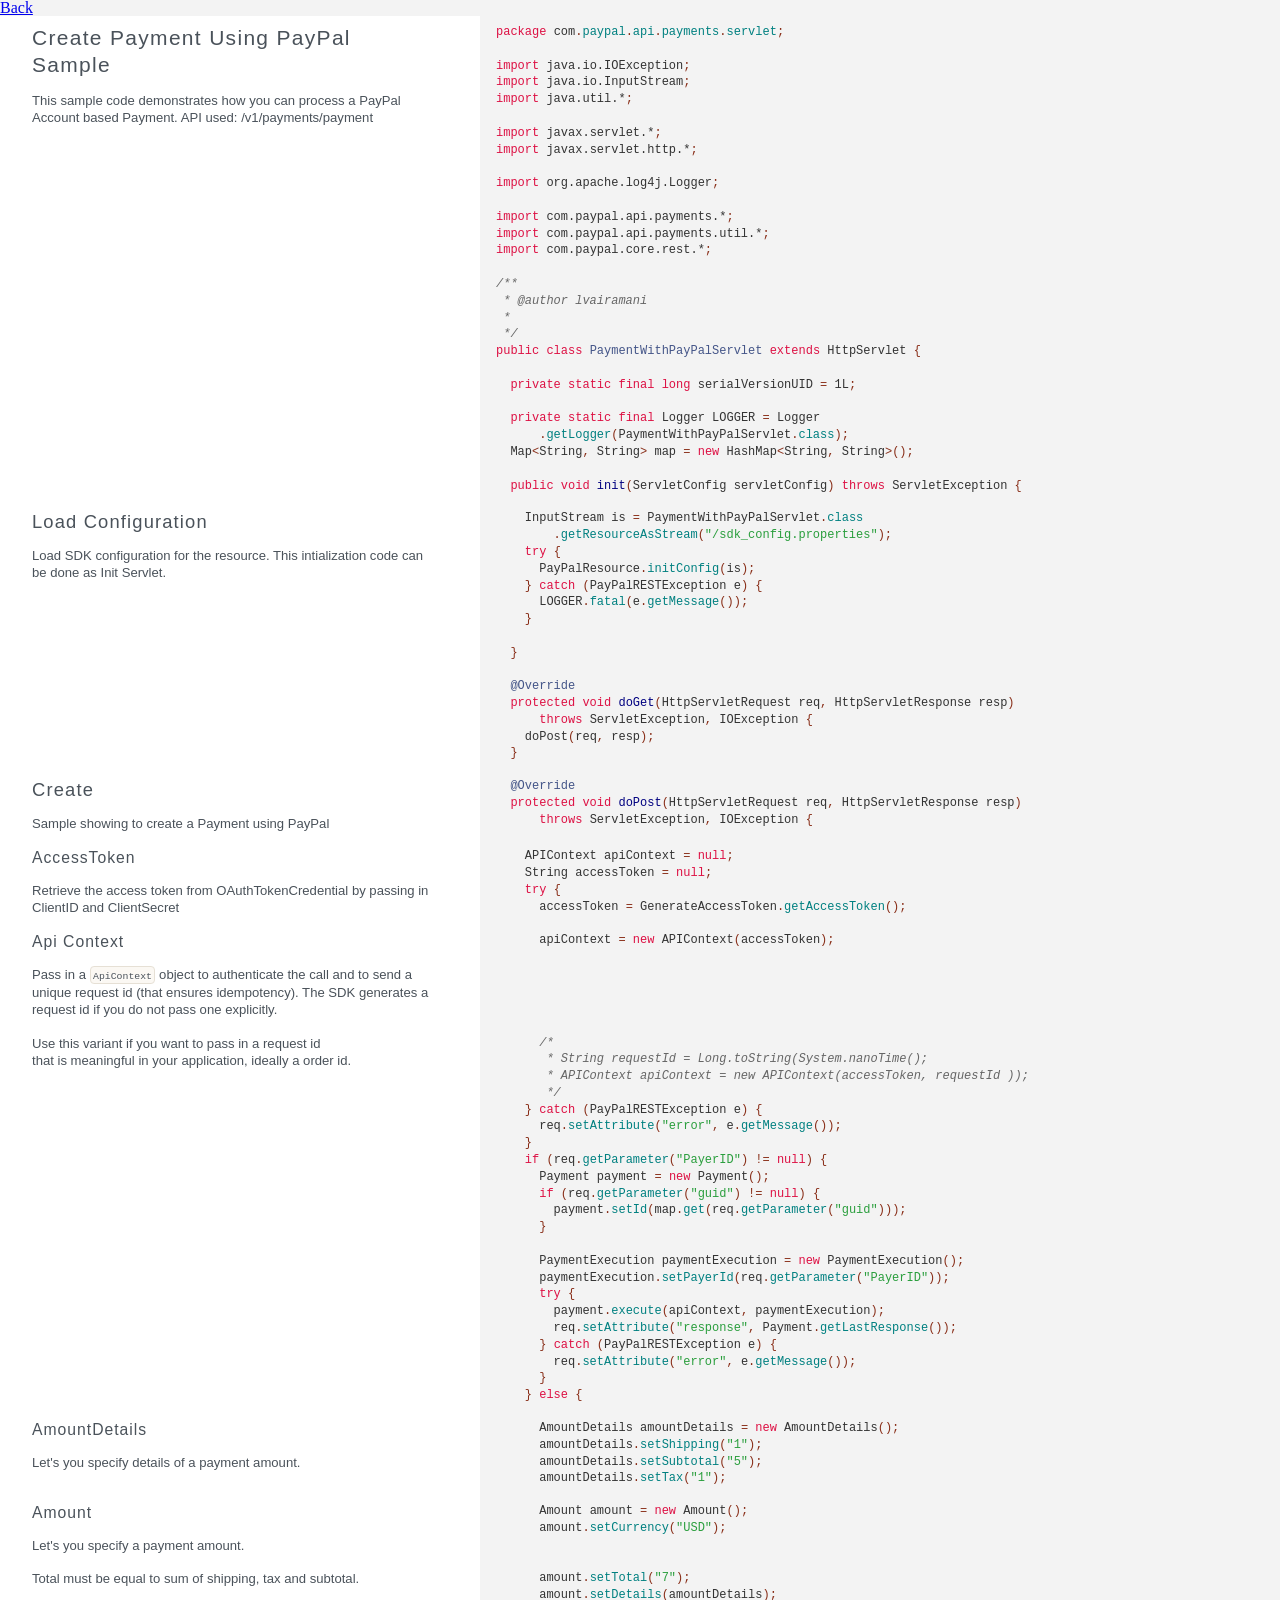
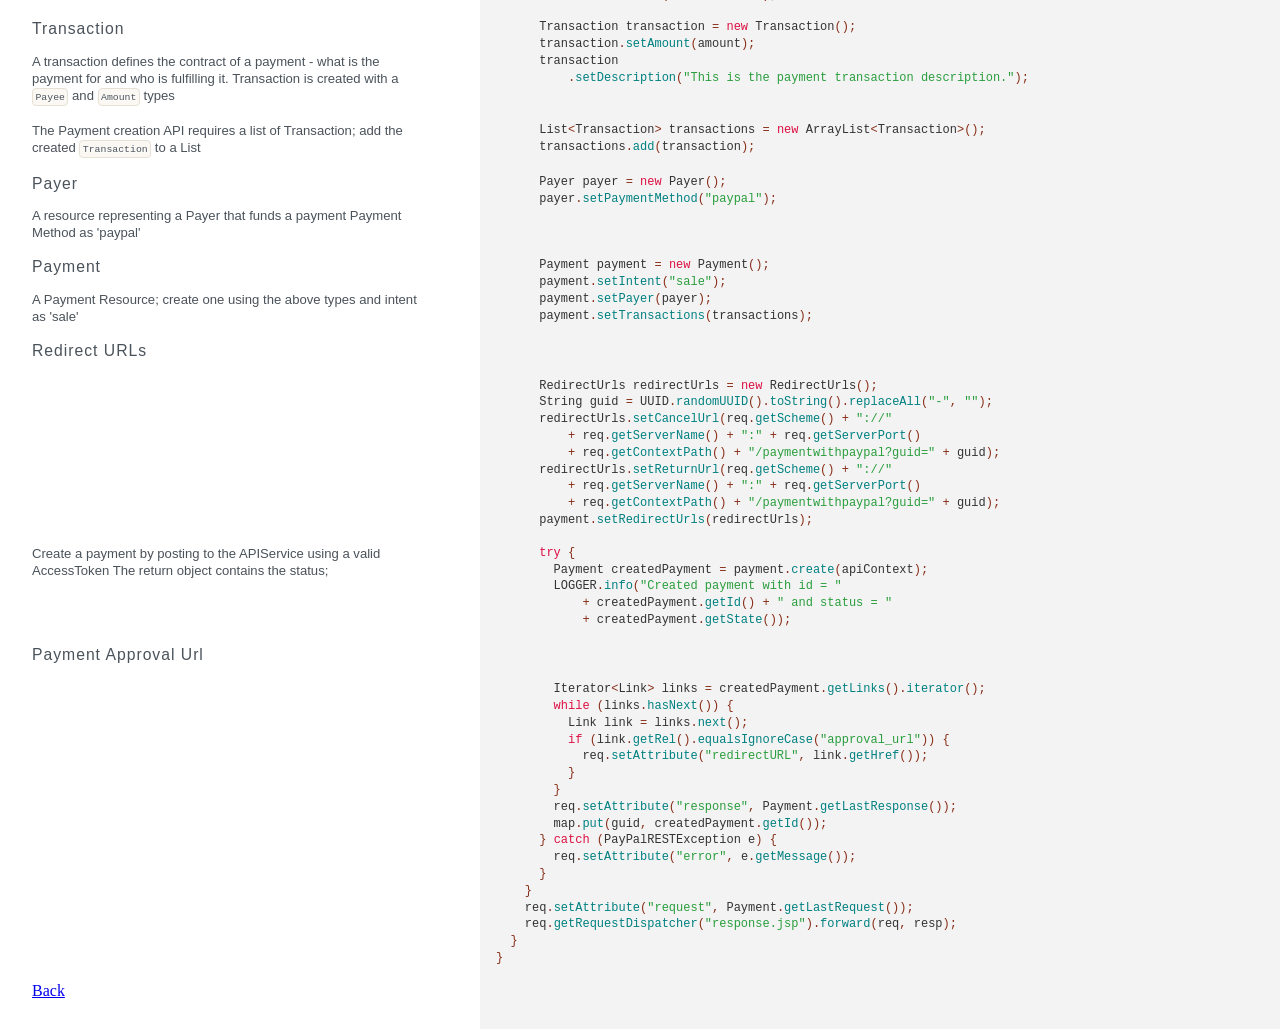
<file: rest-api-sdk-java-master/rest-api-sample/src/main/webapp/source/PaymentWithPayPalServlet.html>
<!DOCTYPE html><html lang="en"><head><title>PaymentWithPayPalServlet</title></head><meta http-equiv="Content-Type" content="text/html; charset=utf-8"><meta name="viewport" content="width=device-width, initial-scale=1.0, minimum-scale=1.0, maximum-scale=1.0"><meta name="groc-relative-root" content=""><meta name="groc-document-path" content="PaymentWithPayPalServlet"><meta name="groc-project-path" content="PaymentWithPayPalServlet.java"><link rel="stylesheet" type="text/css" media="all" href="assets/style.css"><body></body></html><a href="../">Back<div id="document"><div class="segment"><a id="segment-0" name="segment-0" class="section_anchor"></a><div class="comments"><div class="pilwrap"><a href="#segment-0" class="pilcrow">¶</a></div><div class="wrapper"><h1 id="create-payment-using-paypal-sample">Create Payment Using PayPal Sample</h1>

<p>This sample code demonstrates how you can process a 
PayPal Account based Payment.
API used: /v1/payments/payment</p></div></div><div class="code"><div class="wrapper"><span class="kn">package</span> <span class="n">com</span><span class="o">.</span><span class="na">paypal</span><span class="o">.</span><span class="na">api</span><span class="o">.</span><span class="na">payments</span><span class="o">.</span><span class="na">servlet</span><span class="o">;</span>

<span class="kn">import</span> <span class="nn">java.io.IOException</span><span class="o">;</span>
<span class="kn">import</span> <span class="nn">java.io.InputStream</span><span class="o">;</span>
<span class="kn">import</span> <span class="nn">java.util.*</span><span class="o">;</span>

<span class="kn">import</span> <span class="nn">javax.servlet.*</span><span class="o">;</span>
<span class="kn">import</span> <span class="nn">javax.servlet.http.*</span><span class="o">;</span>

<span class="kn">import</span> <span class="nn">org.apache.log4j.Logger</span><span class="o">;</span>

<span class="kn">import</span> <span class="nn">com.paypal.api.payments.*</span><span class="o">;</span>
<span class="kn">import</span> <span class="nn">com.paypal.api.payments.util.*</span><span class="o">;</span>
<span class="kn">import</span> <span class="nn">com.paypal.core.rest.*</span><span class="o">;</span>

<span class="cm">/**</span>
<span class="cm"> * @author lvairamani</span>
<span class="cm"> * </span>
<span class="cm"> */</span>
<span class="kd">public</span> <span class="kd">class</span> <span class="nc">PaymentWithPayPalServlet</span> <span class="kd">extends</span> <span class="n">HttpServlet</span> <span class="o">{</span>

  <span class="kd">private</span> <span class="kd">static</span> <span class="kd">final</span> <span class="kt">long</span> <span class="n">serialVersionUID</span> <span class="o">=</span> <span class="mi">1L</span><span class="o">;</span>

  <span class="kd">private</span> <span class="kd">static</span> <span class="kd">final</span> <span class="n">Logger</span> <span class="n">LOGGER</span> <span class="o">=</span> <span class="n">Logger</span>
      <span class="o">.</span><span class="na">getLogger</span><span class="o">(</span><span class="n">PaymentWithPayPalServlet</span><span class="o">.</span><span class="na">class</span><span class="o">);</span>
  <span class="n">Map</span><span class="o">&lt;</span><span class="n">String</span><span class="o">,</span> <span class="n">String</span><span class="o">&gt;</span> <span class="n">map</span> <span class="o">=</span> <span class="k">new</span> <span class="n">HashMap</span><span class="o">&lt;</span><span class="n">String</span><span class="o">,</span> <span class="n">String</span><span class="o">&gt;();</span>

  <span class="kd">public</span> <span class="kt">void</span> <span class="nf">init</span><span class="o">(</span><span class="n">ServletConfig</span> <span class="n">servletConfig</span><span class="o">)</span> <span class="kd">throws</span> <span class="n">ServletException</span> <span class="o">{</span></div></div></div><div class="segment"><a id="segment-1" name="segment-1" class="section_anchor"></a><div class="comments"><div class="pilwrap"><a href="#segment-1" class="pilcrow">¶</a></div><div class="wrapper"><h2 id="load-configuration">Load Configuration</h2>

<p>Load SDK configuration for
the resource. This intialization code can be
done as Init Servlet.</p></div></div><div class="code"><div class="wrapper">    <span class="n">InputStream</span> <span class="n">is</span> <span class="o">=</span> <span class="n">PaymentWithPayPalServlet</span><span class="o">.</span><span class="na">class</span>
        <span class="o">.</span><span class="na">getResourceAsStream</span><span class="o">(</span><span class="s">&quot;/sdk_config.properties&quot;</span><span class="o">);</span>
    <span class="k">try</span> <span class="o">{</span>
      <span class="n">PayPalResource</span><span class="o">.</span><span class="na">initConfig</span><span class="o">(</span><span class="n">is</span><span class="o">);</span>
    <span class="o">}</span> <span class="k">catch</span> <span class="o">(</span><span class="n">PayPalRESTException</span> <span class="n">e</span><span class="o">)</span> <span class="o">{</span>
      <span class="n">LOGGER</span><span class="o">.</span><span class="na">fatal</span><span class="o">(</span><span class="n">e</span><span class="o">.</span><span class="na">getMessage</span><span class="o">());</span>
    <span class="o">}</span>

  <span class="o">}</span>

  <span class="nd">@Override</span>
  <span class="kd">protected</span> <span class="kt">void</span> <span class="nf">doGet</span><span class="o">(</span><span class="n">HttpServletRequest</span> <span class="n">req</span><span class="o">,</span> <span class="n">HttpServletResponse</span> <span class="n">resp</span><span class="o">)</span>
      <span class="kd">throws</span> <span class="n">ServletException</span><span class="o">,</span> <span class="n">IOException</span> <span class="o">{</span>
    <span class="n">doPost</span><span class="o">(</span><span class="n">req</span><span class="o">,</span> <span class="n">resp</span><span class="o">);</span>
  <span class="o">}</span></div></div></div><div class="segment"><a id="segment-2" name="segment-2" class="section_anchor"></a><div class="comments"><div class="pilwrap"><a href="#segment-2" class="pilcrow">¶</a></div><div class="wrapper"><h2 id="create">Create</h2>

<p>Sample showing to create a Payment using PayPal</p></div></div><div class="code"><div class="wrapper">  <span class="nd">@Override</span>
  <span class="kd">protected</span> <span class="kt">void</span> <span class="nf">doPost</span><span class="o">(</span><span class="n">HttpServletRequest</span> <span class="n">req</span><span class="o">,</span> <span class="n">HttpServletResponse</span> <span class="n">resp</span><span class="o">)</span>
      <span class="kd">throws</span> <span class="n">ServletException</span><span class="o">,</span> <span class="n">IOException</span> <span class="o">{</span></div></div></div><div class="segment"><a id="segment-3" name="segment-3" class="section_anchor"></a><div class="comments"><div class="pilwrap"><a href="#segment-3" class="pilcrow">¶</a></div><div class="wrapper"><h3 id="accesstoken">AccessToken</h3>

<p>Retrieve the access token from
OAuthTokenCredential by passing in
ClientID and ClientSecret</p></div></div><div class="code"><div class="wrapper">    <span class="n">APIContext</span> <span class="n">apiContext</span> <span class="o">=</span> <span class="kc">null</span><span class="o">;</span>
    <span class="n">String</span> <span class="n">accessToken</span> <span class="o">=</span> <span class="kc">null</span><span class="o">;</span>
    <span class="k">try</span> <span class="o">{</span>
      <span class="n">accessToken</span> <span class="o">=</span> <span class="n">GenerateAccessToken</span><span class="o">.</span><span class="na">getAccessToken</span><span class="o">();</span></div></div></div><div class="segment"><a id="segment-4" name="segment-4" class="section_anchor"></a><div class="comments"><div class="pilwrap"><a href="#segment-4" class="pilcrow">¶</a></div><div class="wrapper"><h3 id="api-context">Api Context</h3>

<p>Pass in a <code>ApiContext</code> object to authenticate 
the call and to send a unique request id 
(that ensures idempotency). The SDK generates
a request id if you do not pass one explicitly. </p></div></div><div class="code"><div class="wrapper">      <span class="n">apiContext</span> <span class="o">=</span> <span class="k">new</span> <span class="n">APIContext</span><span class="o">(</span><span class="n">accessToken</span><span class="o">);</span></div></div></div><div class="segment"><a id="segment-5" name="segment-5" class="section_anchor"></a><div class="comments"><div class="pilwrap"><a href="#segment-5" class="pilcrow">¶</a></div><div class="wrapper"><p>Use this variant if you want to pass in a request id <br />
that is meaningful in your application, ideally 
a order id.</p></div></div><div class="code"><div class="wrapper">      <span class="cm">/* </span>
<span class="cm">       * String requestId = Long.toString(System.nanoTime();</span>
<span class="cm">       * APIContext apiContext = new APIContext(accessToken, requestId ));</span>
<span class="cm">       */</span>
    <span class="o">}</span> <span class="k">catch</span> <span class="o">(</span><span class="n">PayPalRESTException</span> <span class="n">e</span><span class="o">)</span> <span class="o">{</span>
      <span class="n">req</span><span class="o">.</span><span class="na">setAttribute</span><span class="o">(</span><span class="s">&quot;error&quot;</span><span class="o">,</span> <span class="n">e</span><span class="o">.</span><span class="na">getMessage</span><span class="o">());</span>
    <span class="o">}</span>
    <span class="k">if</span> <span class="o">(</span><span class="n">req</span><span class="o">.</span><span class="na">getParameter</span><span class="o">(</span><span class="s">&quot;PayerID&quot;</span><span class="o">)</span> <span class="o">!=</span> <span class="kc">null</span><span class="o">)</span> <span class="o">{</span>
      <span class="n">Payment</span> <span class="n">payment</span> <span class="o">=</span> <span class="k">new</span> <span class="n">Payment</span><span class="o">();</span>
      <span class="k">if</span> <span class="o">(</span><span class="n">req</span><span class="o">.</span><span class="na">getParameter</span><span class="o">(</span><span class="s">&quot;guid&quot;</span><span class="o">)</span> <span class="o">!=</span> <span class="kc">null</span><span class="o">)</span> <span class="o">{</span>
        <span class="n">payment</span><span class="o">.</span><span class="na">setId</span><span class="o">(</span><span class="n">map</span><span class="o">.</span><span class="na">get</span><span class="o">(</span><span class="n">req</span><span class="o">.</span><span class="na">getParameter</span><span class="o">(</span><span class="s">&quot;guid&quot;</span><span class="o">)));</span>
      <span class="o">}</span>

      <span class="n">PaymentExecution</span> <span class="n">paymentExecution</span> <span class="o">=</span> <span class="k">new</span> <span class="n">PaymentExecution</span><span class="o">();</span>
      <span class="n">paymentExecution</span><span class="o">.</span><span class="na">setPayerId</span><span class="o">(</span><span class="n">req</span><span class="o">.</span><span class="na">getParameter</span><span class="o">(</span><span class="s">&quot;PayerID&quot;</span><span class="o">));</span>
      <span class="k">try</span> <span class="o">{</span>
        <span class="n">payment</span><span class="o">.</span><span class="na">execute</span><span class="o">(</span><span class="n">apiContext</span><span class="o">,</span> <span class="n">paymentExecution</span><span class="o">);</span>
        <span class="n">req</span><span class="o">.</span><span class="na">setAttribute</span><span class="o">(</span><span class="s">&quot;response&quot;</span><span class="o">,</span> <span class="n">Payment</span><span class="o">.</span><span class="na">getLastResponse</span><span class="o">());</span>
      <span class="o">}</span> <span class="k">catch</span> <span class="o">(</span><span class="n">PayPalRESTException</span> <span class="n">e</span><span class="o">)</span> <span class="o">{</span>
        <span class="n">req</span><span class="o">.</span><span class="na">setAttribute</span><span class="o">(</span><span class="s">&quot;error&quot;</span><span class="o">,</span> <span class="n">e</span><span class="o">.</span><span class="na">getMessage</span><span class="o">());</span>
      <span class="o">}</span>
    <span class="o">}</span> <span class="k">else</span> <span class="o">{</span></div></div></div><div class="segment"><a id="segment-6" name="segment-6" class="section_anchor"></a><div class="comments"><div class="pilwrap"><a href="#segment-6" class="pilcrow">¶</a></div><div class="wrapper"><h3 id="amountdetails">AmountDetails</h3>

<p>Let's you specify details of a payment amount.</p></div></div><div class="code"><div class="wrapper">      <span class="n">AmountDetails</span> <span class="n">amountDetails</span> <span class="o">=</span> <span class="k">new</span> <span class="n">AmountDetails</span><span class="o">();</span>
      <span class="n">amountDetails</span><span class="o">.</span><span class="na">setShipping</span><span class="o">(</span><span class="s">&quot;1&quot;</span><span class="o">);</span>
      <span class="n">amountDetails</span><span class="o">.</span><span class="na">setSubtotal</span><span class="o">(</span><span class="s">&quot;5&quot;</span><span class="o">);</span>
      <span class="n">amountDetails</span><span class="o">.</span><span class="na">setTax</span><span class="o">(</span><span class="s">&quot;1&quot;</span><span class="o">);</span></div></div></div><div class="segment"><a id="segment-7" name="segment-7" class="section_anchor"></a><div class="comments"><div class="pilwrap"><a href="#segment-7" class="pilcrow">¶</a></div><div class="wrapper"><h3 id="amount">Amount</h3>

<p>Let's you specify a payment amount.</p></div></div><div class="code"><div class="wrapper">      <span class="n">Amount</span> <span class="n">amount</span> <span class="o">=</span> <span class="k">new</span> <span class="n">Amount</span><span class="o">();</span>
      <span class="n">amount</span><span class="o">.</span><span class="na">setCurrency</span><span class="o">(</span><span class="s">&quot;USD&quot;</span><span class="o">);</span></div></div></div><div class="segment"><a id="segment-8" name="segment-8" class="section_anchor"></a><div class="comments"><div class="pilwrap"><a href="#segment-8" class="pilcrow">¶</a></div><div class="wrapper"><p>Total must be equal to sum of shipping, tax and subtotal.</p></div></div><div class="code"><div class="wrapper">      <span class="n">amount</span><span class="o">.</span><span class="na">setTotal</span><span class="o">(</span><span class="s">&quot;7&quot;</span><span class="o">);</span>
      <span class="n">amount</span><span class="o">.</span><span class="na">setDetails</span><span class="o">(</span><span class="n">amountDetails</span><span class="o">);</span></div></div></div><div class="segment"><a id="segment-9" name="segment-9" class="section_anchor"></a><div class="comments"><div class="pilwrap"><a href="#segment-9" class="pilcrow">¶</a></div><div class="wrapper"><h3 id="transaction">Transaction</h3>

<p>A transaction defines the contract of a
payment - what is the payment for and who
is fulfilling it. Transaction is created with
a <code>Payee</code> and <code>Amount</code> types</p></div></div><div class="code"><div class="wrapper">      <span class="n">Transaction</span> <span class="n">transaction</span> <span class="o">=</span> <span class="k">new</span> <span class="n">Transaction</span><span class="o">();</span>
      <span class="n">transaction</span><span class="o">.</span><span class="na">setAmount</span><span class="o">(</span><span class="n">amount</span><span class="o">);</span>
      <span class="n">transaction</span>
          <span class="o">.</span><span class="na">setDescription</span><span class="o">(</span><span class="s">&quot;This is the payment transaction description.&quot;</span><span class="o">);</span></div></div></div><div class="segment"><a id="segment-10" name="segment-10" class="section_anchor"></a><div class="comments"><div class="pilwrap"><a href="#segment-10" class="pilcrow">¶</a></div><div class="wrapper"><p>The Payment creation API requires a list of
Transaction; add the created <code>Transaction</code>
to a List</p></div></div><div class="code"><div class="wrapper">      <span class="n">List</span><span class="o">&lt;</span><span class="n">Transaction</span><span class="o">&gt;</span> <span class="n">transactions</span> <span class="o">=</span> <span class="k">new</span> <span class="n">ArrayList</span><span class="o">&lt;</span><span class="n">Transaction</span><span class="o">&gt;();</span>
      <span class="n">transactions</span><span class="o">.</span><span class="na">add</span><span class="o">(</span><span class="n">transaction</span><span class="o">);</span></div></div></div><div class="segment"><a id="segment-11" name="segment-11" class="section_anchor"></a><div class="comments"><div class="pilwrap"><a href="#segment-11" class="pilcrow">¶</a></div><div class="wrapper"><h3 id="payer">Payer</h3>

<p>A resource representing a Payer that funds a payment
Payment Method
as 'paypal'</p></div></div><div class="code"><div class="wrapper">      <span class="n">Payer</span> <span class="n">payer</span> <span class="o">=</span> <span class="k">new</span> <span class="n">Payer</span><span class="o">();</span>
      <span class="n">payer</span><span class="o">.</span><span class="na">setPaymentMethod</span><span class="o">(</span><span class="s">&quot;paypal&quot;</span><span class="o">);</span></div></div></div><div class="segment"><a id="segment-12" name="segment-12" class="section_anchor"></a><div class="comments"><div class="pilwrap"><a href="#segment-12" class="pilcrow">¶</a></div><div class="wrapper"><h3 id="payment">Payment</h3>

<p>A Payment Resource; create one using
the above types and intent as 'sale'</p></div></div><div class="code"><div class="wrapper">      <span class="n">Payment</span> <span class="n">payment</span> <span class="o">=</span> <span class="k">new</span> <span class="n">Payment</span><span class="o">();</span>
      <span class="n">payment</span><span class="o">.</span><span class="na">setIntent</span><span class="o">(</span><span class="s">&quot;sale&quot;</span><span class="o">);</span>
      <span class="n">payment</span><span class="o">.</span><span class="na">setPayer</span><span class="o">(</span><span class="n">payer</span><span class="o">);</span>
      <span class="n">payment</span><span class="o">.</span><span class="na">setTransactions</span><span class="o">(</span><span class="n">transactions</span><span class="o">);</span></div></div></div><div class="segment"><a id="segment-13" name="segment-13" class="section_anchor"></a><div class="comments"><div class="pilwrap"><a href="#segment-13" class="pilcrow">¶</a></div><div class="wrapper"><h3 id="redirect-urls">Redirect URLs</h3></div></div></div><div class="segment"><a id="segment-14" name="segment-14" class="section_anchor"></a><div class="code"><div class="wrapper">      <span class="n">RedirectUrls</span> <span class="n">redirectUrls</span> <span class="o">=</span> <span class="k">new</span> <span class="n">RedirectUrls</span><span class="o">();</span>
      <span class="n">String</span> <span class="n">guid</span> <span class="o">=</span> <span class="n">UUID</span><span class="o">.</span><span class="na">randomUUID</span><span class="o">().</span><span class="na">toString</span><span class="o">().</span><span class="na">replaceAll</span><span class="o">(</span><span class="s">&quot;-&quot;</span><span class="o">,</span> <span class="s">&quot;&quot;</span><span class="o">);</span>
      <span class="n">redirectUrls</span><span class="o">.</span><span class="na">setCancelUrl</span><span class="o">(</span><span class="n">req</span><span class="o">.</span><span class="na">getScheme</span><span class="o">()</span> <span class="o">+</span> <span class="s">&quot;://&quot;</span>
          <span class="o">+</span> <span class="n">req</span><span class="o">.</span><span class="na">getServerName</span><span class="o">()</span> <span class="o">+</span> <span class="s">&quot;:&quot;</span> <span class="o">+</span> <span class="n">req</span><span class="o">.</span><span class="na">getServerPort</span><span class="o">()</span>
          <span class="o">+</span> <span class="n">req</span><span class="o">.</span><span class="na">getContextPath</span><span class="o">()</span> <span class="o">+</span> <span class="s">&quot;/paymentwithpaypal?guid=&quot;</span> <span class="o">+</span> <span class="n">guid</span><span class="o">);</span>
      <span class="n">redirectUrls</span><span class="o">.</span><span class="na">setReturnUrl</span><span class="o">(</span><span class="n">req</span><span class="o">.</span><span class="na">getScheme</span><span class="o">()</span> <span class="o">+</span> <span class="s">&quot;://&quot;</span>
          <span class="o">+</span> <span class="n">req</span><span class="o">.</span><span class="na">getServerName</span><span class="o">()</span> <span class="o">+</span> <span class="s">&quot;:&quot;</span> <span class="o">+</span> <span class="n">req</span><span class="o">.</span><span class="na">getServerPort</span><span class="o">()</span>
          <span class="o">+</span> <span class="n">req</span><span class="o">.</span><span class="na">getContextPath</span><span class="o">()</span> <span class="o">+</span> <span class="s">&quot;/paymentwithpaypal?guid=&quot;</span> <span class="o">+</span> <span class="n">guid</span><span class="o">);</span>
      <span class="n">payment</span><span class="o">.</span><span class="na">setRedirectUrls</span><span class="o">(</span><span class="n">redirectUrls</span><span class="o">);</span></div></div></div><div class="segment"><a id="segment-15" name="segment-15" class="section_anchor"></a><div class="comments"><div class="pilwrap"><a href="#segment-15" class="pilcrow">¶</a></div><div class="wrapper"><p>Create a payment by posting to the APIService
using a valid AccessToken
The return object contains the status;</p></div></div><div class="code"><div class="wrapper">      <span class="k">try</span> <span class="o">{</span>
        <span class="n">Payment</span> <span class="n">createdPayment</span> <span class="o">=</span> <span class="n">payment</span><span class="o">.</span><span class="na">create</span><span class="o">(</span><span class="n">apiContext</span><span class="o">);</span>
        <span class="n">LOGGER</span><span class="o">.</span><span class="na">info</span><span class="o">(</span><span class="s">&quot;Created payment with id = &quot;</span>
            <span class="o">+</span> <span class="n">createdPayment</span><span class="o">.</span><span class="na">getId</span><span class="o">()</span> <span class="o">+</span> <span class="s">&quot; and status = &quot;</span>
            <span class="o">+</span> <span class="n">createdPayment</span><span class="o">.</span><span class="na">getState</span><span class="o">());</span></div></div></div><div class="segment"><a id="segment-16" name="segment-16" class="section_anchor"></a><div class="comments"><div class="pilwrap"><a href="#segment-16" class="pilcrow">¶</a></div><div class="wrapper"><h3 id="payment-approval-url">Payment Approval Url</h3></div></div></div><div class="segment"><a id="segment-17" name="segment-17" class="section_anchor"></a><div class="code"><div class="wrapper">        <span class="n">Iterator</span><span class="o">&lt;</span><span class="n">Link</span><span class="o">&gt;</span> <span class="n">links</span> <span class="o">=</span> <span class="n">createdPayment</span><span class="o">.</span><span class="na">getLinks</span><span class="o">().</span><span class="na">iterator</span><span class="o">();</span>
        <span class="k">while</span> <span class="o">(</span><span class="n">links</span><span class="o">.</span><span class="na">hasNext</span><span class="o">())</span> <span class="o">{</span>
          <span class="n">Link</span> <span class="n">link</span> <span class="o">=</span> <span class="n">links</span><span class="o">.</span><span class="na">next</span><span class="o">();</span>
          <span class="k">if</span> <span class="o">(</span><span class="n">link</span><span class="o">.</span><span class="na">getRel</span><span class="o">().</span><span class="na">equalsIgnoreCase</span><span class="o">(</span><span class="s">&quot;approval_url&quot;</span><span class="o">))</span> <span class="o">{</span>
            <span class="n">req</span><span class="o">.</span><span class="na">setAttribute</span><span class="o">(</span><span class="s">&quot;redirectURL&quot;</span><span class="o">,</span> <span class="n">link</span><span class="o">.</span><span class="na">getHref</span><span class="o">());</span>
          <span class="o">}</span>
        <span class="o">}</span>
        <span class="n">req</span><span class="o">.</span><span class="na">setAttribute</span><span class="o">(</span><span class="s">&quot;response&quot;</span><span class="o">,</span> <span class="n">Payment</span><span class="o">.</span><span class="na">getLastResponse</span><span class="o">());</span>
        <span class="n">map</span><span class="o">.</span><span class="na">put</span><span class="o">(</span><span class="n">guid</span><span class="o">,</span> <span class="n">createdPayment</span><span class="o">.</span><span class="na">getId</span><span class="o">());</span>
      <span class="o">}</span> <span class="k">catch</span> <span class="o">(</span><span class="n">PayPalRESTException</span> <span class="n">e</span><span class="o">)</span> <span class="o">{</span>
        <span class="n">req</span><span class="o">.</span><span class="na">setAttribute</span><span class="o">(</span><span class="s">&quot;error&quot;</span><span class="o">,</span> <span class="n">e</span><span class="o">.</span><span class="na">getMessage</span><span class="o">());</span>
      <span class="o">}</span>
    <span class="o">}</span>
    <span class="n">req</span><span class="o">.</span><span class="na">setAttribute</span><span class="o">(</span><span class="s">&quot;request&quot;</span><span class="o">,</span> <span class="n">Payment</span><span class="o">.</span><span class="na">getLastRequest</span><span class="o">());</span>
    <span class="n">req</span><span class="o">.</span><span class="na">getRequestDispatcher</span><span class="o">(</span><span class="s">&quot;response.jsp&quot;</span><span class="o">).</span><span class="na">forward</span><span class="o">(</span><span class="n">req</span><span class="o">,</span> <span class="n">resp</span><span class="o">);</span>
  <span class="o">}</span>
<span class="o">}</span></div></div></div><div class="segment"><div class="comments"><a href="../">Back</a></div></div></div><script type="text/javascript" src="assets/jquery.min.js"></script><script type="text/javascript" src="assets/docs.js"></script></a>
</file>
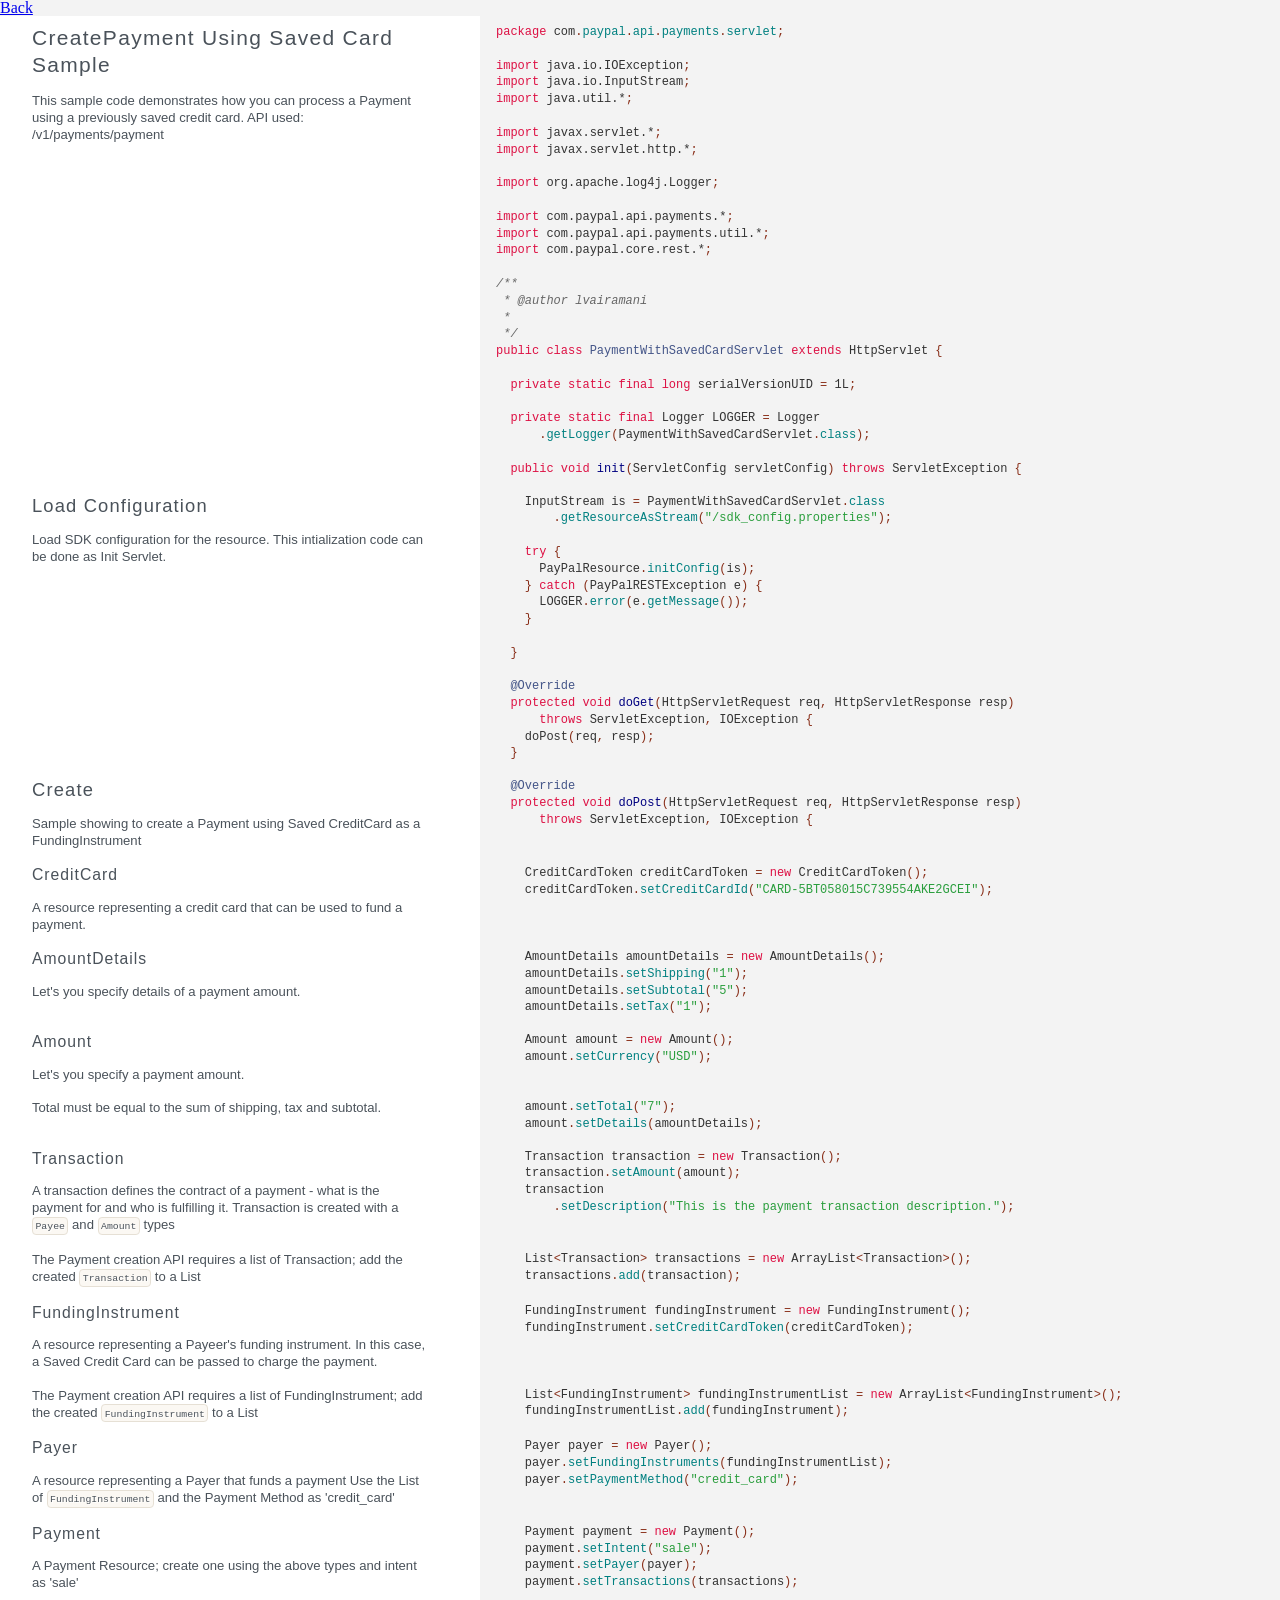
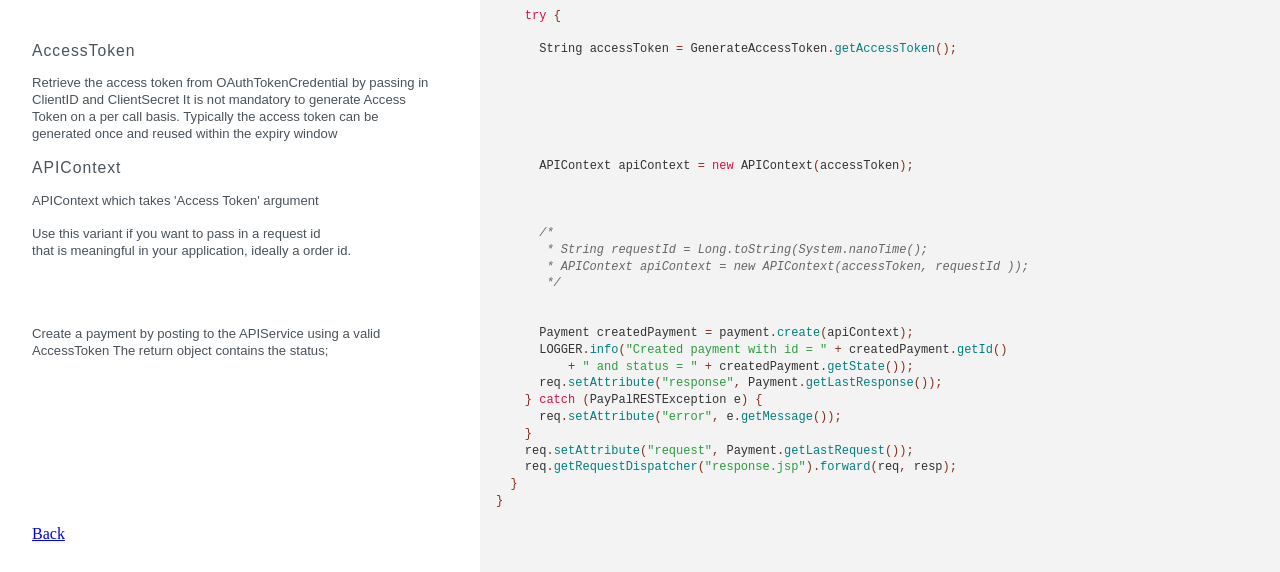
<file: rest-api-sdk-java-master/rest-api-sample/src/main/webapp/source/PaymentWithSavedCardServlet.html>
<!DOCTYPE html><html lang="en"><head><title>PaymentWithSavedCardServlet</title></head><meta http-equiv="Content-Type" content="text/html; charset=utf-8"><meta name="viewport" content="width=device-width, initial-scale=1.0, minimum-scale=1.0, maximum-scale=1.0"><meta name="groc-relative-root" content=""><meta name="groc-document-path" content="PaymentWithSavedCardServlet"><meta name="groc-project-path" content="PaymentWithSavedCardServlet.java"><link rel="stylesheet" type="text/css" media="all" href="assets/style.css"><body></body></html><a href="../">Back<div id="document"><div class="segment"><a id="segment-0" name="segment-0" class="section_anchor"></a><div class="comments"><div class="pilwrap"><a href="#segment-0" class="pilcrow">¶</a></div><div class="wrapper"><h1 id="createpayment-using-saved-card-sample">CreatePayment Using Saved Card Sample</h1>

<p>This sample code demonstrates how you can process a 
Payment using a previously saved credit card.
API used: /v1/payments/payment</p></div></div><div class="code"><div class="wrapper"><span class="kn">package</span> <span class="n">com</span><span class="o">.</span><span class="na">paypal</span><span class="o">.</span><span class="na">api</span><span class="o">.</span><span class="na">payments</span><span class="o">.</span><span class="na">servlet</span><span class="o">;</span>

<span class="kn">import</span> <span class="nn">java.io.IOException</span><span class="o">;</span>
<span class="kn">import</span> <span class="nn">java.io.InputStream</span><span class="o">;</span>
<span class="kn">import</span> <span class="nn">java.util.*</span><span class="o">;</span>

<span class="kn">import</span> <span class="nn">javax.servlet.*</span><span class="o">;</span>
<span class="kn">import</span> <span class="nn">javax.servlet.http.*</span><span class="o">;</span>

<span class="kn">import</span> <span class="nn">org.apache.log4j.Logger</span><span class="o">;</span>

<span class="kn">import</span> <span class="nn">com.paypal.api.payments.*</span><span class="o">;</span>
<span class="kn">import</span> <span class="nn">com.paypal.api.payments.util.*</span><span class="o">;</span>
<span class="kn">import</span> <span class="nn">com.paypal.core.rest.*</span><span class="o">;</span>

<span class="cm">/**</span>
<span class="cm"> * @author lvairamani</span>
<span class="cm"> * </span>
<span class="cm"> */</span>
<span class="kd">public</span> <span class="kd">class</span> <span class="nc">PaymentWithSavedCardServlet</span> <span class="kd">extends</span> <span class="n">HttpServlet</span> <span class="o">{</span>

  <span class="kd">private</span> <span class="kd">static</span> <span class="kd">final</span> <span class="kt">long</span> <span class="n">serialVersionUID</span> <span class="o">=</span> <span class="mi">1L</span><span class="o">;</span>

  <span class="kd">private</span> <span class="kd">static</span> <span class="kd">final</span> <span class="n">Logger</span> <span class="n">LOGGER</span> <span class="o">=</span> <span class="n">Logger</span>
      <span class="o">.</span><span class="na">getLogger</span><span class="o">(</span><span class="n">PaymentWithSavedCardServlet</span><span class="o">.</span><span class="na">class</span><span class="o">);</span>

  <span class="kd">public</span> <span class="kt">void</span> <span class="nf">init</span><span class="o">(</span><span class="n">ServletConfig</span> <span class="n">servletConfig</span><span class="o">)</span> <span class="kd">throws</span> <span class="n">ServletException</span> <span class="o">{</span></div></div></div><div class="segment"><a id="segment-1" name="segment-1" class="section_anchor"></a><div class="comments"><div class="pilwrap"><a href="#segment-1" class="pilcrow">¶</a></div><div class="wrapper"><h2 id="load-configuration">Load Configuration</h2>

<p>Load SDK configuration for
the resource. This intialization code can be
done as Init Servlet.</p></div></div><div class="code"><div class="wrapper">    <span class="n">InputStream</span> <span class="n">is</span> <span class="o">=</span> <span class="n">PaymentWithSavedCardServlet</span><span class="o">.</span><span class="na">class</span>
        <span class="o">.</span><span class="na">getResourceAsStream</span><span class="o">(</span><span class="s">&quot;/sdk_config.properties&quot;</span><span class="o">);</span>

    <span class="k">try</span> <span class="o">{</span>
      <span class="n">PayPalResource</span><span class="o">.</span><span class="na">initConfig</span><span class="o">(</span><span class="n">is</span><span class="o">);</span>
    <span class="o">}</span> <span class="k">catch</span> <span class="o">(</span><span class="n">PayPalRESTException</span> <span class="n">e</span><span class="o">)</span> <span class="o">{</span>
      <span class="n">LOGGER</span><span class="o">.</span><span class="na">error</span><span class="o">(</span><span class="n">e</span><span class="o">.</span><span class="na">getMessage</span><span class="o">());</span>
    <span class="o">}</span>

  <span class="o">}</span>

  <span class="nd">@Override</span>
  <span class="kd">protected</span> <span class="kt">void</span> <span class="nf">doGet</span><span class="o">(</span><span class="n">HttpServletRequest</span> <span class="n">req</span><span class="o">,</span> <span class="n">HttpServletResponse</span> <span class="n">resp</span><span class="o">)</span>
      <span class="kd">throws</span> <span class="n">ServletException</span><span class="o">,</span> <span class="n">IOException</span> <span class="o">{</span>
    <span class="n">doPost</span><span class="o">(</span><span class="n">req</span><span class="o">,</span> <span class="n">resp</span><span class="o">);</span>
  <span class="o">}</span></div></div></div><div class="segment"><a id="segment-2" name="segment-2" class="section_anchor"></a><div class="comments"><div class="pilwrap"><a href="#segment-2" class="pilcrow">¶</a></div><div class="wrapper"><h2 id="create">Create</h2>

<p>Sample showing to create a Payment using
Saved CreditCard as a FundingInstrument</p></div></div><div class="code"><div class="wrapper">  <span class="nd">@Override</span>
  <span class="kd">protected</span> <span class="kt">void</span> <span class="nf">doPost</span><span class="o">(</span><span class="n">HttpServletRequest</span> <span class="n">req</span><span class="o">,</span> <span class="n">HttpServletResponse</span> <span class="n">resp</span><span class="o">)</span>
      <span class="kd">throws</span> <span class="n">ServletException</span><span class="o">,</span> <span class="n">IOException</span> <span class="o">{</span></div></div></div><div class="segment"><a id="segment-3" name="segment-3" class="section_anchor"></a><div class="comments"><div class="pilwrap"><a href="#segment-3" class="pilcrow">¶</a></div><div class="wrapper"><h3 id="creditcard">CreditCard</h3>

<p>A resource representing a credit card that can be
used to fund a payment.</p></div></div><div class="code"><div class="wrapper">    <span class="n">CreditCardToken</span> <span class="n">creditCardToken</span> <span class="o">=</span> <span class="k">new</span> <span class="n">CreditCardToken</span><span class="o">();</span>
    <span class="n">creditCardToken</span><span class="o">.</span><span class="na">setCreditCardId</span><span class="o">(</span><span class="s">&quot;CARD-5BT058015C739554AKE2GCEI&quot;</span><span class="o">);</span></div></div></div><div class="segment"><a id="segment-4" name="segment-4" class="section_anchor"></a><div class="comments"><div class="pilwrap"><a href="#segment-4" class="pilcrow">¶</a></div><div class="wrapper"><h3 id="amountdetails">AmountDetails</h3>

<p>Let's you specify details of a payment amount.</p></div></div><div class="code"><div class="wrapper">    <span class="n">AmountDetails</span> <span class="n">amountDetails</span> <span class="o">=</span> <span class="k">new</span> <span class="n">AmountDetails</span><span class="o">();</span>
    <span class="n">amountDetails</span><span class="o">.</span><span class="na">setShipping</span><span class="o">(</span><span class="s">&quot;1&quot;</span><span class="o">);</span>
    <span class="n">amountDetails</span><span class="o">.</span><span class="na">setSubtotal</span><span class="o">(</span><span class="s">&quot;5&quot;</span><span class="o">);</span>
    <span class="n">amountDetails</span><span class="o">.</span><span class="na">setTax</span><span class="o">(</span><span class="s">&quot;1&quot;</span><span class="o">);</span></div></div></div><div class="segment"><a id="segment-5" name="segment-5" class="section_anchor"></a><div class="comments"><div class="pilwrap"><a href="#segment-5" class="pilcrow">¶</a></div><div class="wrapper"><h3 id="amount">Amount</h3>

<p>Let's you specify a payment amount.</p></div></div><div class="code"><div class="wrapper">    <span class="n">Amount</span> <span class="n">amount</span> <span class="o">=</span> <span class="k">new</span> <span class="n">Amount</span><span class="o">();</span>
    <span class="n">amount</span><span class="o">.</span><span class="na">setCurrency</span><span class="o">(</span><span class="s">&quot;USD&quot;</span><span class="o">);</span></div></div></div><div class="segment"><a id="segment-6" name="segment-6" class="section_anchor"></a><div class="comments"><div class="pilwrap"><a href="#segment-6" class="pilcrow">¶</a></div><div class="wrapper"><p>Total must be equal to the sum of shipping, tax and subtotal.</p></div></div><div class="code"><div class="wrapper">    <span class="n">amount</span><span class="o">.</span><span class="na">setTotal</span><span class="o">(</span><span class="s">&quot;7&quot;</span><span class="o">);</span>
    <span class="n">amount</span><span class="o">.</span><span class="na">setDetails</span><span class="o">(</span><span class="n">amountDetails</span><span class="o">);</span></div></div></div><div class="segment"><a id="segment-7" name="segment-7" class="section_anchor"></a><div class="comments"><div class="pilwrap"><a href="#segment-7" class="pilcrow">¶</a></div><div class="wrapper"><h3 id="transaction">Transaction</h3>

<p>A transaction defines the contract of a
payment - what is the payment for and who
is fulfilling it. Transaction is created with
a <code>Payee</code> and <code>Amount</code> types</p></div></div><div class="code"><div class="wrapper">    <span class="n">Transaction</span> <span class="n">transaction</span> <span class="o">=</span> <span class="k">new</span> <span class="n">Transaction</span><span class="o">();</span>
    <span class="n">transaction</span><span class="o">.</span><span class="na">setAmount</span><span class="o">(</span><span class="n">amount</span><span class="o">);</span>
    <span class="n">transaction</span>
        <span class="o">.</span><span class="na">setDescription</span><span class="o">(</span><span class="s">&quot;This is the payment transaction description.&quot;</span><span class="o">);</span></div></div></div><div class="segment"><a id="segment-8" name="segment-8" class="section_anchor"></a><div class="comments"><div class="pilwrap"><a href="#segment-8" class="pilcrow">¶</a></div><div class="wrapper"><p>The Payment creation API requires a list of
Transaction; add the created <code>Transaction</code>
to a List</p></div></div><div class="code"><div class="wrapper">    <span class="n">List</span><span class="o">&lt;</span><span class="n">Transaction</span><span class="o">&gt;</span> <span class="n">transactions</span> <span class="o">=</span> <span class="k">new</span> <span class="n">ArrayList</span><span class="o">&lt;</span><span class="n">Transaction</span><span class="o">&gt;();</span>
    <span class="n">transactions</span><span class="o">.</span><span class="na">add</span><span class="o">(</span><span class="n">transaction</span><span class="o">);</span></div></div></div><div class="segment"><a id="segment-9" name="segment-9" class="section_anchor"></a><div class="comments"><div class="pilwrap"><a href="#segment-9" class="pilcrow">¶</a></div><div class="wrapper"><h3 id="fundinginstrument">FundingInstrument</h3>

<p>A resource representing a Payeer's funding instrument.
In this case, a Saved Credit Card can be passed to
charge the payment.</p></div></div><div class="code"><div class="wrapper">    <span class="n">FundingInstrument</span> <span class="n">fundingInstrument</span> <span class="o">=</span> <span class="k">new</span> <span class="n">FundingInstrument</span><span class="o">();</span>
    <span class="n">fundingInstrument</span><span class="o">.</span><span class="na">setCreditCardToken</span><span class="o">(</span><span class="n">creditCardToken</span><span class="o">);</span></div></div></div><div class="segment"><a id="segment-10" name="segment-10" class="section_anchor"></a><div class="comments"><div class="pilwrap"><a href="#segment-10" class="pilcrow">¶</a></div><div class="wrapper"><p>The Payment creation API requires a list of
FundingInstrument; add the created <code>FundingInstrument</code>
to a List</p></div></div><div class="code"><div class="wrapper">    <span class="n">List</span><span class="o">&lt;</span><span class="n">FundingInstrument</span><span class="o">&gt;</span> <span class="n">fundingInstrumentList</span> <span class="o">=</span> <span class="k">new</span> <span class="n">ArrayList</span><span class="o">&lt;</span><span class="n">FundingInstrument</span><span class="o">&gt;();</span>
    <span class="n">fundingInstrumentList</span><span class="o">.</span><span class="na">add</span><span class="o">(</span><span class="n">fundingInstrument</span><span class="o">);</span></div></div></div><div class="segment"><a id="segment-11" name="segment-11" class="section_anchor"></a><div class="comments"><div class="pilwrap"><a href="#segment-11" class="pilcrow">¶</a></div><div class="wrapper"><h3 id="payer">Payer</h3>

<p>A resource representing a Payer that funds a payment
Use the List of <code>FundingInstrument</code> and the Payment Method
as 'credit_card'</p></div></div><div class="code"><div class="wrapper">    <span class="n">Payer</span> <span class="n">payer</span> <span class="o">=</span> <span class="k">new</span> <span class="n">Payer</span><span class="o">();</span>
    <span class="n">payer</span><span class="o">.</span><span class="na">setFundingInstruments</span><span class="o">(</span><span class="n">fundingInstrumentList</span><span class="o">);</span>
    <span class="n">payer</span><span class="o">.</span><span class="na">setPaymentMethod</span><span class="o">(</span><span class="s">&quot;credit_card&quot;</span><span class="o">);</span></div></div></div><div class="segment"><a id="segment-12" name="segment-12" class="section_anchor"></a><div class="comments"><div class="pilwrap"><a href="#segment-12" class="pilcrow">¶</a></div><div class="wrapper"><h3 id="payment">Payment</h3>

<p>A Payment Resource; create one using
the above types and intent as 'sale'</p></div></div><div class="code"><div class="wrapper">    <span class="n">Payment</span> <span class="n">payment</span> <span class="o">=</span> <span class="k">new</span> <span class="n">Payment</span><span class="o">();</span>
    <span class="n">payment</span><span class="o">.</span><span class="na">setIntent</span><span class="o">(</span><span class="s">&quot;sale&quot;</span><span class="o">);</span>
    <span class="n">payment</span><span class="o">.</span><span class="na">setPayer</span><span class="o">(</span><span class="n">payer</span><span class="o">);</span>
    <span class="n">payment</span><span class="o">.</span><span class="na">setTransactions</span><span class="o">(</span><span class="n">transactions</span><span class="o">);</span>

    <span class="k">try</span> <span class="o">{</span></div></div></div><div class="segment"><a id="segment-13" name="segment-13" class="section_anchor"></a><div class="comments"><div class="pilwrap"><a href="#segment-13" class="pilcrow">¶</a></div><div class="wrapper"><h3 id="accesstoken">AccessToken</h3>

<p>Retrieve the access token from
OAuthTokenCredential by passing in
ClientID and ClientSecret
It is not mandatory to generate Access Token on a per call basis.
Typically the access token can be generated once and
reused within the expiry window</p></div></div><div class="code"><div class="wrapper">      <span class="n">String</span> <span class="n">accessToken</span> <span class="o">=</span> <span class="n">GenerateAccessToken</span><span class="o">.</span><span class="na">getAccessToken</span><span class="o">();</span></div></div></div><div class="segment"><a id="segment-14" name="segment-14" class="section_anchor"></a><div class="comments"><div class="pilwrap"><a href="#segment-14" class="pilcrow">¶</a></div><div class="wrapper"><h3 id="apicontext">APIContext</h3>

<p>APIContext which takes 'Access Token'
argument</p></div></div><div class="code"><div class="wrapper">      <span class="n">APIContext</span> <span class="n">apiContext</span> <span class="o">=</span> <span class="k">new</span> <span class="n">APIContext</span><span class="o">(</span><span class="n">accessToken</span><span class="o">);</span></div></div></div><div class="segment"><a id="segment-15" name="segment-15" class="section_anchor"></a><div class="comments"><div class="pilwrap"><a href="#segment-15" class="pilcrow">¶</a></div><div class="wrapper"><p>Use this variant if you want to pass in a request id <br />
that is meaningful in your application, ideally 
a order id.</p></div></div><div class="code"><div class="wrapper">      <span class="cm">/* </span>
<span class="cm">       * String requestId = Long.toString(System.nanoTime();</span>
<span class="cm">       * APIContext apiContext = new APIContext(accessToken, requestId ));</span>
<span class="cm">       */</span>
      </div></div></div><div class="segment"><a id="segment-16" name="segment-16" class="section_anchor"></a><div class="comments"><div class="pilwrap"><a href="#segment-16" class="pilcrow">¶</a></div><div class="wrapper"><p>Create a payment by posting to the APIService
using a valid AccessToken
The return object contains the status;</p></div></div><div class="code"><div class="wrapper">      <span class="n">Payment</span> <span class="n">createdPayment</span> <span class="o">=</span> <span class="n">payment</span><span class="o">.</span><span class="na">create</span><span class="o">(</span><span class="n">apiContext</span><span class="o">);</span>
      <span class="n">LOGGER</span><span class="o">.</span><span class="na">info</span><span class="o">(</span><span class="s">&quot;Created payment with id = &quot;</span> <span class="o">+</span> <span class="n">createdPayment</span><span class="o">.</span><span class="na">getId</span><span class="o">()</span>
          <span class="o">+</span> <span class="s">&quot; and status = &quot;</span> <span class="o">+</span> <span class="n">createdPayment</span><span class="o">.</span><span class="na">getState</span><span class="o">());</span>
      <span class="n">req</span><span class="o">.</span><span class="na">setAttribute</span><span class="o">(</span><span class="s">&quot;response&quot;</span><span class="o">,</span> <span class="n">Payment</span><span class="o">.</span><span class="na">getLastResponse</span><span class="o">());</span>
    <span class="o">}</span> <span class="k">catch</span> <span class="o">(</span><span class="n">PayPalRESTException</span> <span class="n">e</span><span class="o">)</span> <span class="o">{</span>
      <span class="n">req</span><span class="o">.</span><span class="na">setAttribute</span><span class="o">(</span><span class="s">&quot;error&quot;</span><span class="o">,</span> <span class="n">e</span><span class="o">.</span><span class="na">getMessage</span><span class="o">());</span>
    <span class="o">}</span>
    <span class="n">req</span><span class="o">.</span><span class="na">setAttribute</span><span class="o">(</span><span class="s">&quot;request&quot;</span><span class="o">,</span> <span class="n">Payment</span><span class="o">.</span><span class="na">getLastRequest</span><span class="o">());</span>
    <span class="n">req</span><span class="o">.</span><span class="na">getRequestDispatcher</span><span class="o">(</span><span class="s">&quot;response.jsp&quot;</span><span class="o">).</span><span class="na">forward</span><span class="o">(</span><span class="n">req</span><span class="o">,</span> <span class="n">resp</span><span class="o">);</span>
  <span class="o">}</span>
<span class="o">}</span></div></div></div><div class="segment"><div class="comments"><a href="../">Back</a></div></div></div><script type="text/javascript" src="assets/jquery.min.js"></script><script type="text/javascript" src="assets/docs.js"></script></a>
</file>
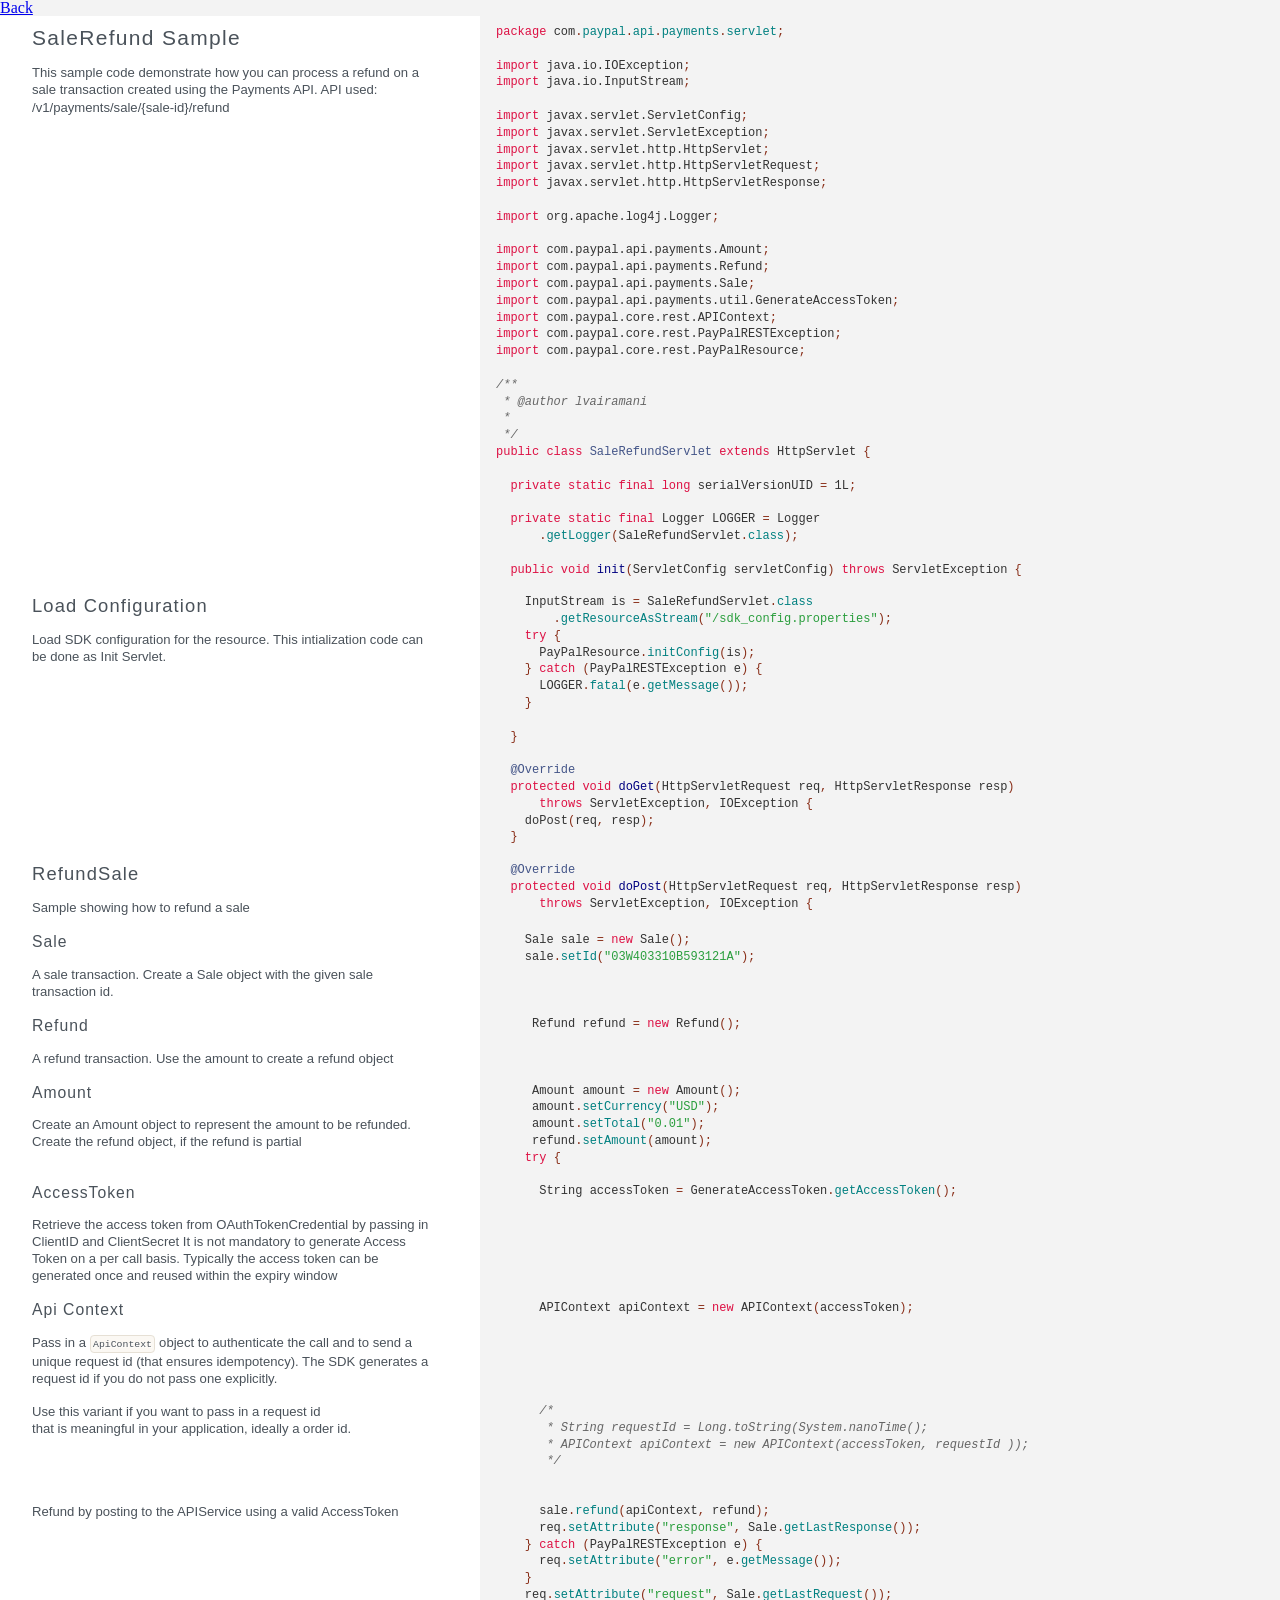
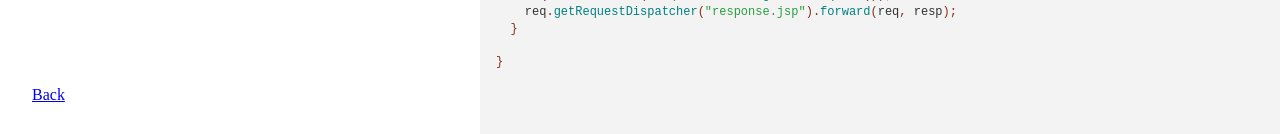
<file: rest-api-sdk-java-master/rest-api-sample/src/main/webapp/source/SaleRefundServlet.html>
<!DOCTYPE html><html lang="en"><head><title>SaleRefundServlet</title></head><meta http-equiv="Content-Type" content="text/html; charset=utf-8"><meta name="viewport" content="width=device-width, initial-scale=1.0, minimum-scale=1.0, maximum-scale=1.0"><meta name="groc-relative-root" content=""><meta name="groc-document-path" content="SaleRefundServlet"><meta name="groc-project-path" content="SaleRefundServlet.java"><link rel="stylesheet" type="text/css" media="all" href="assets/style.css"><body></body></html><a href="../">Back<div id="document"><div class="segment"><a id="segment-0" name="segment-0" class="section_anchor"></a><div class="comments"><div class="pilwrap"><a href="#segment-0" class="pilcrow">¶</a></div><div class="wrapper"><h1 id="salerefund-sample">SaleRefund Sample</h1>

<p>This sample code demonstrate how you can 
process a refund on a sale transaction created 
using the Payments API.
API used: /v1/payments/sale/{sale-id}/refund</p></div></div><div class="code"><div class="wrapper"><span class="kn">package</span> <span class="n">com</span><span class="o">.</span><span class="na">paypal</span><span class="o">.</span><span class="na">api</span><span class="o">.</span><span class="na">payments</span><span class="o">.</span><span class="na">servlet</span><span class="o">;</span>

<span class="kn">import</span> <span class="nn">java.io.IOException</span><span class="o">;</span>
<span class="kn">import</span> <span class="nn">java.io.InputStream</span><span class="o">;</span>

<span class="kn">import</span> <span class="nn">javax.servlet.ServletConfig</span><span class="o">;</span>
<span class="kn">import</span> <span class="nn">javax.servlet.ServletException</span><span class="o">;</span>
<span class="kn">import</span> <span class="nn">javax.servlet.http.HttpServlet</span><span class="o">;</span>
<span class="kn">import</span> <span class="nn">javax.servlet.http.HttpServletRequest</span><span class="o">;</span>
<span class="kn">import</span> <span class="nn">javax.servlet.http.HttpServletResponse</span><span class="o">;</span>

<span class="kn">import</span> <span class="nn">org.apache.log4j.Logger</span><span class="o">;</span>

<span class="kn">import</span> <span class="nn">com.paypal.api.payments.Amount</span><span class="o">;</span>
<span class="kn">import</span> <span class="nn">com.paypal.api.payments.Refund</span><span class="o">;</span>
<span class="kn">import</span> <span class="nn">com.paypal.api.payments.Sale</span><span class="o">;</span>
<span class="kn">import</span> <span class="nn">com.paypal.api.payments.util.GenerateAccessToken</span><span class="o">;</span>
<span class="kn">import</span> <span class="nn">com.paypal.core.rest.APIContext</span><span class="o">;</span>
<span class="kn">import</span> <span class="nn">com.paypal.core.rest.PayPalRESTException</span><span class="o">;</span>
<span class="kn">import</span> <span class="nn">com.paypal.core.rest.PayPalResource</span><span class="o">;</span>

<span class="cm">/**</span>
<span class="cm"> * @author lvairamani</span>
<span class="cm"> * </span>
<span class="cm"> */</span>
<span class="kd">public</span> <span class="kd">class</span> <span class="nc">SaleRefundServlet</span> <span class="kd">extends</span> <span class="n">HttpServlet</span> <span class="o">{</span>

  <span class="kd">private</span> <span class="kd">static</span> <span class="kd">final</span> <span class="kt">long</span> <span class="n">serialVersionUID</span> <span class="o">=</span> <span class="mi">1L</span><span class="o">;</span>

  <span class="kd">private</span> <span class="kd">static</span> <span class="kd">final</span> <span class="n">Logger</span> <span class="n">LOGGER</span> <span class="o">=</span> <span class="n">Logger</span>
      <span class="o">.</span><span class="na">getLogger</span><span class="o">(</span><span class="n">SaleRefundServlet</span><span class="o">.</span><span class="na">class</span><span class="o">);</span>

  <span class="kd">public</span> <span class="kt">void</span> <span class="nf">init</span><span class="o">(</span><span class="n">ServletConfig</span> <span class="n">servletConfig</span><span class="o">)</span> <span class="kd">throws</span> <span class="n">ServletException</span> <span class="o">{</span></div></div></div><div class="segment"><a id="segment-1" name="segment-1" class="section_anchor"></a><div class="comments"><div class="pilwrap"><a href="#segment-1" class="pilcrow">¶</a></div><div class="wrapper"><h2 id="load-configuration">Load Configuration</h2>

<p>Load SDK configuration for
the resource. This intialization code can be
done as Init Servlet.</p></div></div><div class="code"><div class="wrapper">    <span class="n">InputStream</span> <span class="n">is</span> <span class="o">=</span> <span class="n">SaleRefundServlet</span><span class="o">.</span><span class="na">class</span>
        <span class="o">.</span><span class="na">getResourceAsStream</span><span class="o">(</span><span class="s">&quot;/sdk_config.properties&quot;</span><span class="o">);</span>
    <span class="k">try</span> <span class="o">{</span>
      <span class="n">PayPalResource</span><span class="o">.</span><span class="na">initConfig</span><span class="o">(</span><span class="n">is</span><span class="o">);</span>
    <span class="o">}</span> <span class="k">catch</span> <span class="o">(</span><span class="n">PayPalRESTException</span> <span class="n">e</span><span class="o">)</span> <span class="o">{</span>
      <span class="n">LOGGER</span><span class="o">.</span><span class="na">fatal</span><span class="o">(</span><span class="n">e</span><span class="o">.</span><span class="na">getMessage</span><span class="o">());</span>
    <span class="o">}</span>

  <span class="o">}</span>

  <span class="nd">@Override</span>
  <span class="kd">protected</span> <span class="kt">void</span> <span class="nf">doGet</span><span class="o">(</span><span class="n">HttpServletRequest</span> <span class="n">req</span><span class="o">,</span> <span class="n">HttpServletResponse</span> <span class="n">resp</span><span class="o">)</span>
      <span class="kd">throws</span> <span class="n">ServletException</span><span class="o">,</span> <span class="n">IOException</span> <span class="o">{</span>
    <span class="n">doPost</span><span class="o">(</span><span class="n">req</span><span class="o">,</span> <span class="n">resp</span><span class="o">);</span>
  <span class="o">}</span></div></div></div><div class="segment"><a id="segment-2" name="segment-2" class="section_anchor"></a><div class="comments"><div class="pilwrap"><a href="#segment-2" class="pilcrow">¶</a></div><div class="wrapper"><h2 id="refundsale">RefundSale</h2>

<p>Sample showing how to refund
a sale</p></div></div><div class="code"><div class="wrapper">  <span class="nd">@Override</span>
  <span class="kd">protected</span> <span class="kt">void</span> <span class="nf">doPost</span><span class="o">(</span><span class="n">HttpServletRequest</span> <span class="n">req</span><span class="o">,</span> <span class="n">HttpServletResponse</span> <span class="n">resp</span><span class="o">)</span>
      <span class="kd">throws</span> <span class="n">ServletException</span><span class="o">,</span> <span class="n">IOException</span> <span class="o">{</span></div></div></div><div class="segment"><a id="segment-3" name="segment-3" class="section_anchor"></a><div class="comments"><div class="pilwrap"><a href="#segment-3" class="pilcrow">¶</a></div><div class="wrapper"><h3 id="sale">Sale</h3>

<p>A sale transaction.
Create a Sale object with the
given sale transaction id.</p></div></div><div class="code"><div class="wrapper">    <span class="n">Sale</span> <span class="n">sale</span> <span class="o">=</span> <span class="k">new</span> <span class="n">Sale</span><span class="o">();</span>
    <span class="n">sale</span><span class="o">.</span><span class="na">setId</span><span class="o">(</span><span class="s">&quot;03W403310B593121A&quot;</span><span class="o">);</span></div></div></div><div class="segment"><a id="segment-4" name="segment-4" class="section_anchor"></a><div class="comments"><div class="pilwrap"><a href="#segment-4" class="pilcrow">¶</a></div><div class="wrapper"><h3 id="refund">Refund</h3>

<p>A refund transaction.
Use the amount to create
a refund object</p></div></div><div class="code"><div class="wrapper">     <span class="n">Refund</span> <span class="n">refund</span> <span class="o">=</span> <span class="k">new</span> <span class="n">Refund</span><span class="o">();</span></div></div></div><div class="segment"><a id="segment-5" name="segment-5" class="section_anchor"></a><div class="comments"><div class="pilwrap"><a href="#segment-5" class="pilcrow">¶</a></div><div class="wrapper"><h3 id="amount">Amount</h3>

<p>Create an Amount object to
represent the amount to be
refunded. Create the refund object, if the refund is partial</p></div></div><div class="code"><div class="wrapper">     <span class="n">Amount</span> <span class="n">amount</span> <span class="o">=</span> <span class="k">new</span> <span class="n">Amount</span><span class="o">();</span>
     <span class="n">amount</span><span class="o">.</span><span class="na">setCurrency</span><span class="o">(</span><span class="s">&quot;USD&quot;</span><span class="o">);</span>
     <span class="n">amount</span><span class="o">.</span><span class="na">setTotal</span><span class="o">(</span><span class="s">&quot;0.01&quot;</span><span class="o">);</span>
     <span class="n">refund</span><span class="o">.</span><span class="na">setAmount</span><span class="o">(</span><span class="n">amount</span><span class="o">);</span>
    <span class="k">try</span> <span class="o">{</span></div></div></div><div class="segment"><a id="segment-6" name="segment-6" class="section_anchor"></a><div class="comments"><div class="pilwrap"><a href="#segment-6" class="pilcrow">¶</a></div><div class="wrapper"><h3 id="accesstoken">AccessToken</h3>

<p>Retrieve the access token from
OAuthTokenCredential by passing in
ClientID and ClientSecret
It is not mandatory to generate Access Token on a per call basis.
Typically the access token can be generated once and
reused within the expiry window</p></div></div><div class="code"><div class="wrapper">      <span class="n">String</span> <span class="n">accessToken</span> <span class="o">=</span> <span class="n">GenerateAccessToken</span><span class="o">.</span><span class="na">getAccessToken</span><span class="o">();</span></div></div></div><div class="segment"><a id="segment-7" name="segment-7" class="section_anchor"></a><div class="comments"><div class="pilwrap"><a href="#segment-7" class="pilcrow">¶</a></div><div class="wrapper"><h3 id="api-context">Api Context</h3>

<p>Pass in a <code>ApiContext</code> object to authenticate 
the call and to send a unique request id 
(that ensures idempotency). The SDK generates
a request id if you do not pass one explicitly. </p></div></div><div class="code"><div class="wrapper">      <span class="n">APIContext</span> <span class="n">apiContext</span> <span class="o">=</span> <span class="k">new</span> <span class="n">APIContext</span><span class="o">(</span><span class="n">accessToken</span><span class="o">);</span></div></div></div><div class="segment"><a id="segment-8" name="segment-8" class="section_anchor"></a><div class="comments"><div class="pilwrap"><a href="#segment-8" class="pilcrow">¶</a></div><div class="wrapper"><p>Use this variant if you want to pass in a request id <br />
that is meaningful in your application, ideally 
a order id.</p></div></div><div class="code"><div class="wrapper">      <span class="cm">/* </span>
<span class="cm">       * String requestId = Long.toString(System.nanoTime();</span>
<span class="cm">       * APIContext apiContext = new APIContext(accessToken, requestId ));</span>
<span class="cm">       */</span>
      </div></div></div><div class="segment"><a id="segment-9" name="segment-9" class="section_anchor"></a><div class="comments"><div class="pilwrap"><a href="#segment-9" class="pilcrow">¶</a></div><div class="wrapper"><p>Refund by posting to the APIService
using a valid AccessToken</p></div></div><div class="code"><div class="wrapper">      <span class="n">sale</span><span class="o">.</span><span class="na">refund</span><span class="o">(</span><span class="n">apiContext</span><span class="o">,</span> <span class="n">refund</span><span class="o">);</span>
      <span class="n">req</span><span class="o">.</span><span class="na">setAttribute</span><span class="o">(</span><span class="s">&quot;response&quot;</span><span class="o">,</span> <span class="n">Sale</span><span class="o">.</span><span class="na">getLastResponse</span><span class="o">());</span>
    <span class="o">}</span> <span class="k">catch</span> <span class="o">(</span><span class="n">PayPalRESTException</span> <span class="n">e</span><span class="o">)</span> <span class="o">{</span>
      <span class="n">req</span><span class="o">.</span><span class="na">setAttribute</span><span class="o">(</span><span class="s">&quot;error&quot;</span><span class="o">,</span> <span class="n">e</span><span class="o">.</span><span class="na">getMessage</span><span class="o">());</span>
    <span class="o">}</span>
    <span class="n">req</span><span class="o">.</span><span class="na">setAttribute</span><span class="o">(</span><span class="s">&quot;request&quot;</span><span class="o">,</span> <span class="n">Sale</span><span class="o">.</span><span class="na">getLastRequest</span><span class="o">());</span>
    <span class="n">req</span><span class="o">.</span><span class="na">getRequestDispatcher</span><span class="o">(</span><span class="s">&quot;response.jsp&quot;</span><span class="o">).</span><span class="na">forward</span><span class="o">(</span><span class="n">req</span><span class="o">,</span> <span class="n">resp</span><span class="o">);</span>
  <span class="o">}</span>

<span class="o">}</span></div></div></div><div class="segment"><div class="comments"><a href="../">Back</a></div></div></div><script type="text/javascript" src="assets/jquery.min.js"></script><script type="text/javascript" src="assets/docs.js"></script></a>
</file>
<file: rest-api-sdk-java-master/rest-api-sample/src/main/webapp/source/assets/style.css>
html,body,div,span,applet,object,iframe,h1,h2,h3,h4,h5,h6,p,blockquote,pre,a,abbr,acronym,address,big,cite,code,del,dfn,em,img,ins,kbd,q,s,samp,small,strike,strong,sub,sup,tt,var,b,u,i,center,dl,dt,dd,ol,ul,li,fieldset,form,label,legend,table,caption,tbody,tfoot,thead,tr,th,td,article,aside,canvas,details,embed,figure,figcaption,footer,header,hgroup,menu,nav,output,ruby,section,summary,time,mark,audio,video{margin:0;padding:0;border:0;font:inherit;font-size:100%;vertical-align:baseline}html{line-height:1}ol,ul{list-style:none}table{border-collapse:collapse;border-spacing:0}caption,th,td{text-align:left;font-weight:normal;vertical-align:middle}q,blockquote{quotes:none}q:before,q:after,blockquote:before,blockquote:after{content:"";content:none}a img{border:none}article,aside,details,figcaption,figure,footer,header,hgroup,menu,nav,section,summary{display:block}html,body{height:100%}#document{min-height:100%}body{max-width:29em}.segment{padding:0.5em 0 0.5em 29em;white-space:nowrap}.segment:first-child{padding-top:4em}.segment:last-child{padding-bottom:2em}.segment .comments,.segment .code{display:inline-block;vertical-align:top;padding:0 2em}.segment .comments{margin-left:-29em;width:25em;white-space:normal}.segment .code{white-space:pre}#meta{position:absolute;left:29em;padding:0.25em 1em}@media (max-width: 49em){html{font-size:1em}}@media (max-width: 48.94556em){html{font-size:0.99889em}}@media (max-width: 48.89111em){html{font-size:0.99778em}}@media (max-width: 48.83667em){html{font-size:0.99667em}}@media (max-width: 48.78222em){html{font-size:0.99556em}}@media (max-width: 48.72778em){html{font-size:0.99444em}}@media (max-width: 48.67333em){html{font-size:0.99333em}}@media (max-width: 48.61889em){html{font-size:0.99222em}}@media (max-width: 48.56444em){html{font-size:0.99111em}}@media (max-width: 48.51em){html{font-size:0.99em}}@media (max-width: 48.45556em){html{font-size:0.98889em}}@media (max-width: 48.40111em){html{font-size:0.98778em}}@media (max-width: 48.34667em){html{font-size:0.98667em}}@media (max-width: 48.29222em){html{font-size:0.98556em}}@media (max-width: 48.23778em){html{font-size:0.98444em}}@media (max-width: 48.18333em){html{font-size:0.98333em}}@media (max-width: 48.12889em){html{font-size:0.98222em}}@media (max-width: 48.07444em){html{font-size:0.98111em}}@media (max-width: 48.02em){html{font-size:0.98em}}@media (max-width: 47.96556em){html{font-size:0.97889em}}@media (max-width: 47.91111em){html{font-size:0.97778em}}@media (max-width: 47.85667em){html{font-size:0.97667em}}@media (max-width: 47.80222em){html{font-size:0.97556em}}@media (max-width: 47.74778em){html{font-size:0.97444em}}@media (max-width: 47.69333em){html{font-size:0.97333em}}@media (max-width: 47.63889em){html{font-size:0.97222em}}@media (max-width: 47.58444em){html{font-size:0.97111em}}@media (max-width: 47.53em){html{font-size:0.97em}}@media (max-width: 47.47556em){html{font-size:0.96889em}}@media (max-width: 47.42111em){html{font-size:0.96778em}}@media (max-width: 47.36667em){html{font-size:0.96667em}}@media (max-width: 47.31222em){html{font-size:0.96556em}}@media (max-width: 47.25778em){html{font-size:0.96444em}}@media (max-width: 47.20333em){html{font-size:0.96333em}}@media (max-width: 47.14889em){html{font-size:0.96222em}}@media (max-width: 47.09444em){html{font-size:0.96111em}}@media (max-width: 47.04em){html{font-size:0.96em}}@media (max-width: 46.98556em){html{font-size:0.95889em}}@media (max-width: 46.93111em){html{font-size:0.95778em}}@media (max-width: 46.87667em){html{font-size:0.95667em}}@media (max-width: 46.82222em){html{font-size:0.95556em}}@media (max-width: 46.76778em){html{font-size:0.95444em}}@media (max-width: 46.71333em){html{font-size:0.95333em}}@media (max-width: 46.65889em){html{font-size:0.95222em}}@media (max-width: 46.60444em){html{font-size:0.95111em}}@media (max-width: 46.55em){html{font-size:0.95em}}@media (max-width: 46.49556em){html{font-size:0.94889em}}@media (max-width: 46.44111em){html{font-size:0.94778em}}@media (max-width: 46.38667em){html{font-size:0.94667em}}@media (max-width: 46.33222em){html{font-size:0.94556em}}@media (max-width: 46.27778em){html{font-size:0.94444em}}@media (max-width: 46.22333em){html{font-size:0.94333em}}@media (max-width: 46.16889em){html{font-size:0.94222em}}@media (max-width: 46.11444em){html{font-size:0.94111em}}@media (max-width: 46.06em){html{font-size:0.94em}}@media (max-width: 46.00556em){html{font-size:0.93889em}}@media (max-width: 45.95111em){html{font-size:0.93778em}}@media (max-width: 45.89667em){html{font-size:0.93667em}}@media (max-width: 45.84222em){html{font-size:0.93556em}}@media (max-width: 45.78778em){html{font-size:0.93444em}}@media (max-width: 45.73333em){html{font-size:0.93333em}}@media (max-width: 45.67889em){html{font-size:0.93222em}}@media (max-width: 45.62444em){html{font-size:0.93111em}}@media (max-width: 45.57em){html{font-size:0.93em}}@media (max-width: 45.51556em){html{font-size:0.92889em}}@media (max-width: 45.46111em){html{font-size:0.92778em}}@media (max-width: 45.40667em){html{font-size:0.92667em}}@media (max-width: 45.35222em){html{font-size:0.92556em}}@media (max-width: 45.29778em){html{font-size:0.92444em}}@media (max-width: 45.24333em){html{font-size:0.92333em}}@media (max-width: 45.18889em){html{font-size:0.92222em}}@media (max-width: 45.13444em){html{font-size:0.92111em}}@media (max-width: 45.08em){html{font-size:0.92em}}@media (max-width: 45.02556em){html{font-size:0.91889em}}@media (max-width: 44.97111em){html{font-size:0.91778em}}@media (max-width: 44.91667em){html{font-size:0.91667em}}@media (max-width: 44.86222em){html{font-size:0.91556em}}@media (max-width: 44.80778em){html{font-size:0.91444em}}@media (max-width: 44.75333em){html{font-size:0.91333em}}@media (max-width: 44.69889em){html{font-size:0.91222em}}@media (max-width: 44.64444em){html{font-size:0.91111em}}@media (max-width: 44.59em){html{font-size:0.91em}}@media (max-width: 44.53556em){html{font-size:0.90889em}}@media (max-width: 44.48111em){html{font-size:0.90778em}}@media (max-width: 44.42667em){html{font-size:0.90667em}}@media (max-width: 44.37222em){html{font-size:0.90556em}}@media (max-width: 44.31778em){html{font-size:0.90444em}}@media (max-width: 44.26333em){html{font-size:0.90333em}}@media (max-width: 44.20889em){html{font-size:0.90222em}}@media (max-width: 44.15444em){html{font-size:0.90111em}}@media (max-width: 44.1em){html{font-size:0.9em}}@media (max-width: 44.04556em){html{font-size:0.89889em}}@media (max-width: 43.99111em){html{font-size:0.89778em}}@media (max-width: 43.93667em){html{font-size:0.89667em}}@media (max-width: 43.88222em){html{font-size:0.89556em}}@media (max-width: 43.82778em){html{font-size:0.89444em}}@media (max-width: 43.77333em){html{font-size:0.89333em}}@media (max-width: 43.71889em){html{font-size:0.89222em}}@media (max-width: 43.66444em){html{font-size:0.89111em}}@media (max-width: 43.61em){html{font-size:0.89em}}@media (max-width: 43.55556em){html{font-size:0.88889em}}@media (max-width: 43.50111em){html{font-size:0.88778em}}@media (max-width: 43.44667em){html{font-size:0.88667em}}@media (max-width: 43.39222em){html{font-size:0.88556em}}@media (max-width: 43.33778em){html{font-size:0.88444em}}@media (max-width: 43.28333em){html{font-size:0.88333em}}@media (max-width: 43.22889em){html{font-size:0.88222em}}@media (max-width: 43.17444em){html{font-size:0.88111em}}@media (max-width: 43.12em){html{font-size:0.88em}}@media (max-width: 43.06556em){html{font-size:0.87889em}}@media (max-width: 43.01111em){html{font-size:0.87778em}}@media (max-width: 42.95667em){html{font-size:0.87667em}}@media (max-width: 42.90222em){html{font-size:0.87556em}}@media (max-width: 42.84778em){html{font-size:0.87444em}}@media (max-width: 42.79333em){html{font-size:0.87333em}}@media (max-width: 42.73889em){html{font-size:0.87222em}}@media (max-width: 42.68444em){html{font-size:0.87111em}}@media (max-width: 42.63em){html{font-size:0.87em}}@media (max-width: 42.57556em){html{font-size:0.86889em}}@media (max-width: 42.52111em){html{font-size:0.86778em}}@media (max-width: 42.46667em){html{font-size:0.86667em}}@media (max-width: 42.41222em){html{font-size:0.86556em}}@media (max-width: 42.35778em){html{font-size:0.86444em}}@media (max-width: 42.30333em){html{font-size:0.86333em}}@media (max-width: 42.24889em){html{font-size:0.86222em}}@media (max-width: 42.19444em){html{font-size:0.86111em}}@media (max-width: 42.14em){html{font-size:0.86em}}@media (max-width: 42.08556em){html{font-size:0.85889em}}@media (max-width: 42.03111em){html{font-size:0.85778em}}@media (max-width: 41.97667em){html{font-size:0.85667em}}@media (max-width: 41.92222em){html{font-size:0.85556em}}@media (max-width: 41.86778em){html{font-size:0.85444em}}@media (max-width: 41.81333em){html{font-size:0.85333em}}@media (max-width: 41.75889em){html{font-size:0.85222em}}@media (max-width: 41.70444em){html{font-size:0.85111em}}@media (max-width: 41.65em){html{font-size:1em}body{margin:0 auto}.segment{padding:0;white-space:normal;max-width:25em;margin:0 auto}.segment .comments,.segment .code{display:block;padding:1em}.segment .comments{margin-left:0;width:auto}.segment .code{display:block;overflow-y:hidden;overflow-x:auto}.segment .code .wrapper{display:inline-block}}nav{position:fixed;top:0;right:0;width:20em}@media (max-width: 41.65em){nav{left:0;width:100%}}nav .tools{position:relative;z-index:100}nav .tools li{display:table-cell;vertical-align:middle;text-align:center;white-space:nowrap;height:2em;padding:0 0.5em}nav .tools .github{padding:0}nav .tools .github a{display:block;height:2em;width:2em;text-indent:-9001em}nav .tools .search{width:100%}nav .tools .search input{-webkit-box-sizing:border-box;-moz-box-sizing:border-box;box-sizing:border-box;display:block;width:100%}nav .toc{-webkit-box-sizing:border-box;-moz-box-sizing:border-box;box-sizing:border-box;position:absolute;top:2em;bottom:0;width:100%;overflow-x:hidden;overflow-y:auto}nav .toc li{position:relative}nav .toc .label{display:block;line-height:2em;padding:0 0.5em 0 0.5em}nav .toc li li .label{padding-left:1em}nav .toc li li li .label{padding-left:1.5em}nav .toc li li li li .label{padding-left:2em}nav .toc li li li li li .label{padding-left:2.5em}nav .toc li li li li li li .label{padding-left:3em}nav{-webkit-transition:height 0;-webkit-transition-delay:150ms;-moz-transition:height 0 150ms;-o-transition:height 0 150ms;transition:height 0 150ms}nav .tools .toggle{-webkit-transition:background 150ms;-moz-transition:background 150ms;-o-transition:background 150ms;transition:background 150ms}nav.active{-webkit-transition:height 0 0;-moz-transition:height 0 0;-o-transition:height 0 0;transition:height 0 0;height:100%}nav .toc{-webkit-transition:right 150ms;-moz-transition:right 150ms;-o-transition:right 150ms;transition:right 150ms;right:-100%}nav.active .toc{right:0}@media (max-width: 41.65em){nav .toc{-webkit-transition:left 150ms;-moz-transition:left 150ms;-o-transition:left 150ms;transition:left 150ms;right:auto;left:-100%}nav.active .toc{left:0}}@media (max-width: 41.65em){body{-webkit-transition:left 150ms;-moz-transition:left 150ms;-o-transition:left 150ms;transition:left 150ms;position:relative;left:0}html.popped{overflow:hidden}html.popped body{left:100%;overflow:hidden}}nav .toc .children,nav .toc .outline{display:none}nav .toc .expanded>.children,nav .toc .expanded>.outline,nav .toc .expanded>.outline .children{display:block}nav .toc .discloser{-webkit-transition-property:-moz-transform,-webkit-transform,-o-transform,-webkit-transform;-moz-transition-property:-moz-transform,-webkit-transform,-o-transform,-moz-transform;-o-transition-property:-moz-transform,-webkit-transform,-o-transform,-o-transform;transition-property:-moz-transform -webkit-transform -o-transform transform;-webkit-transition-duration:200ms;-moz-transition-duration:200ms;-o-transition-duration:200ms;transition-duration:200ms;-webkit-transform:rotate(0deg);-moz-transform:rotate(0deg);-ms-transform:rotate(0deg);-o-transform:rotate(0deg);transform:rotate(0deg);display:inline-block;height:9px;width:9px;padding:0.2em;margin:0.2em 0.2em -0.2em 0.2em;vertical-align:baseline;background:url('[data-uri]') center center no-repeat;background-size:9px 9px}nav .toc .discloser.placeholder,nav .toc .expanded>.outline .discloser{background:none}nav .toc .expanded>.label .discloser{-webkit-transform:rotate(90deg);-moz-transform:rotate(90deg);-ms-transform:rotate(90deg);-o-transform:rotate(90deg);transform:rotate(90deg)}nav .toc .filtered>.label{display:none}nav .toc .matched-child>.label{display:block}nav .toc .matched-child>.children,nav .toc .matched-child>.outline,nav .toc .matched-child>.outline .children{display:block}nav .toc .matched>.children,nav .toc .matched>.outline,nav .toc .matched>.outline .children{display:block}nav.searching .toc .discloser{display:none}.comments .wrapper{font-family:"Helvetica Neue",Helvetica,"Droid Sans",sans-serif;font-weight:300;font-size:0.82em;line-height:1.3}.comments .wrapper h1,.comments .wrapper h2,.comments .wrapper h3,.comments .wrapper h4,.comments .wrapper h5,.comments .wrapper h6{font-family:"HelveticaNeue-UltraLight","Helvetica Neue",Helvetica,"Droid Sans",sans-serif;font-weight:100;letter-spacing:0.0625em}.comments .wrapper h1{font-size:1.6em}.comments .wrapper h2{font-size:1.4em}.comments .wrapper h3{font-size:1.2em}.comments .wrapper h4{font-size:1em}.comments .wrapper h5{font-size:1em}.comments .wrapper h6{font-size:1em}.comments .wrapper p{margin:1em 0}.comments .wrapper>*:first-child{margin-top:-60px;padding-top:60px}.comments .wrapper>*:last-child{margin-bottom:0}.comments .wrapper ol,.comments .wrapper ul{padding-left:1.75em}.comments .wrapper ol li{list-style:decimal}.comments .wrapper ul li{list-style:disc}.comments .wrapper li{margin:1em 0}.comments .wrapper li:first-child{margin-top:0}.comments .wrapper li:last-child{margin-bottom:0}.comments .wrapper code{display:inline-block;padding:0.25em 0.25em 0 0.25em}.comments .wrapper pre{display:block;overflow-x:auto;overflow-y:hidden}.comments .wrapper pre code{padding:1em}.comments .wrapper blockquote{padding:0 1em}html{background:#f3f3f3}#document{background-color:#fff;margin-right:-1em;padding-right:1em}@media (max-width: 41.65em){#document{margin-right:0;padding-right:0}}#meta>*{font-family:"Helvetica Neue",Helvetica,"Droid Sans",sans-serif;font-weight:300;font-size:0.82em;line-height:1.3;text-shadow:#cdcdcd 1px 1px 0}#meta>*,#meta>* a{color:#0d0d0d}#meta>* a{text-decoration:none}.comments .wrapper{font-family:"Helvetica Neue",Helvetica,"Droid Sans",sans-serif;font-weight:300;font-size:0.82em;line-height:1.3;text-shadow:#fff 1px 1px 0;color:#4a525a}.code .wrapper{font-family:"Droid Sans Mono",Menlo,Monaco,monospace;font-size:0.75em;line-height:1.4;color:#333}.code .wrapper .k{color:#d14}.code .wrapper .kn{color:#d14}.code .wrapper .kc{color:#d14}.code .wrapper .kd{color:#d14}.code .wrapper .kp{color:#d14}.code .wrapper .kr{color:#d14}.code .wrapper .kt{color:#d14}.code .wrapper .na{color:teal}.code .wrapper .nc{color:#458}.code .wrapper .no{color:#458}.code .wrapper .nd{color:#458}.code .wrapper .nf{color:navy}.code .wrapper .py{color:navy}.code .wrapper .nv{color:teal}.code .wrapper .vc{color:teal}.code .wrapper .vg{color:teal}.code .wrapper .vi{color:teal}.code .wrapper .s{color:#2a9e3d}.code .wrapper .sb{color:#2a9e3d}.code .wrapper .sc{color:#2a9e3d}.code .wrapper .sd{color:#2a9e3d}.code .wrapper .s2{color:#2a9e3d}.code .wrapper .se{color:#2a9e3d}.code .wrapper .sh{color:#2a9e3d}.code .wrapper .si{color:#2a9e3d}.code .wrapper .sx{color:#2a9e3d}.code .wrapper .sr{color:#333}.code .wrapper .s1{color:#2a9e3d}.code .wrapper .ss{color:#333}.code .wrapper .m{color:#333}.code .wrapper .mf{color:#333}.code .wrapper .mh{color:#333}.code .wrapper .mi{color:#333}.code .wrapper .il{color:#333}.code .wrapper .mo{color:#333}.code .wrapper .o{color:#882d17}.code .wrapper .ow{color:#882d17}.code .wrapper .p{color:#882d17}.code .wrapper .c,.code .wrapper .cm,.code .wrapper .cp,.code .wrapper .c1,.code .wrapper .cs{font-style:italic}.code .wrapper .c{color:#666}.code .wrapper .cm{color:#666}.code .wrapper .cp{color:#666}.code .wrapper .c1{color:#666}.code .wrapper .cs{color:#666}@media (max-width: 41.65em){.code{-webkit-border-radius:0.4em;-moz-border-radius:0.4em;-ms-border-radius:0.4em;-o-border-radius:0.4em;border-radius:0.4em;-webkit-box-shadow:#cdcdcd 0 0 0.5em 0.2em inset;-moz-box-shadow:#cdcdcd 0 0 0.5em 0.2em inset;box-shadow:#cdcdcd 0 0 0.5em 0.2em inset;background:#f3f3f3}.code .wrapper{-webkit-box-shadow:#f3f3f3 0 0 0.25em 0.75em;-moz-box-shadow:#f3f3f3 0 0 0.25em 0.75em;box-shadow:#f3f3f3 0 0 0.25em 0.75em;background:#f3f3f3}}@media (max-width: 25em){.code{-webkit-border-radius:0;-moz-border-radius:0;-ms-border-radius:0;-o-border-radius:0;border-radius:0}}nav{text-shadow:#f0f0f0 1px 1px 0;color:#4a525a}nav .tools,nav .toc{font-family:"Helvetica Neue",Helvetica,"Droid Sans",sans-serif;font-weight:300;font-size:0.82em;line-height:1.3}nav .tools{-webkit-box-shadow:rgba(0,0,0,0.3) 0 0 0.5em 0.1em;-moz-box-shadow:rgba(0,0,0,0.3) 0 0 0.5em 0.1em;box-shadow:rgba(0,0,0,0.3) 0 0 0.5em 0.1em;background:-webkit-gradient(linear, 50% 0%, 50% 100%, color-stop(0%, rgba(255,255,255,0.9)), color-stop(100%, rgba(205,205,205,0.9)));background:-webkit-linear-gradient(top, rgba(255,255,255,0.9),rgba(205,205,205,0.9));background:-moz-linear-gradient(top, rgba(255,255,255,0.9),rgba(205,205,205,0.9));background:-o-linear-gradient(top, rgba(255,255,255,0.9),rgba(205,205,205,0.9));background:linear-gradient(top, rgba(255,255,255,0.9),rgba(205,205,205,0.9));-moz-border-radius-bottomleft:0.4em;-webkit-border-bottom-left-radius:0.4em;border-bottom-left-radius:0.4em;border-bottom:1px solid #4a525a;border-left:1px solid #4a525a}@media (max-width: 49em){nav .tools{-moz-border-radius-bottomleft:0;-webkit-border-bottom-left-radius:0;border-bottom-left-radius:0}}nav .tools li{border-right:1px solid #4a525a}nav .tools li:last-child{border-right:none}nav .tools .toggle{cursor:pointer}nav .tools .github a{-webkit-transition:opacity 200ms;-moz-transition:opacity 200ms;-o-transition:opacity 200ms;transition:opacity 200ms;filter:progid:DXImageTransform.Microsoft.Alpha(Opacity=50);opacity:0.5;background:url('[data-uri]') center center no-repeat;background-size:19.5px 24px}nav .tools .github a:hover{filter:progid:DXImageTransform.Microsoft.Alpha(Opacity=90);opacity:0.9}nav.active .tools{-moz-border-radius-bottomleft:0;-webkit-border-bottom-left-radius:0;border-bottom-left-radius:0}nav.active .tools .toggle{background:rgba(205,205,205,0.9);position:relative}nav .toc{-webkit-box-shadow:rgba(0,0,0,0.3) 0 0 0.5em 0.1em;-moz-box-shadow:rgba(0,0,0,0.3) 0 0 0.5em 0.1em;box-shadow:rgba(0,0,0,0.3) 0 0 0.5em 0.1em;background:rgba(230,230,230,0.9);border-left:1px solid #4a525a}nav .toc .label{color:#4a525a;text-decoration:none;border-top:1px solid rgba(192,192,192,0.9);border-bottom:1px solid rgba(192,192,192,0.9);margin-top:-1px}nav .toc .label:hover{background:rgba(205,205,205,0.9)}nav .toc .file>.label{font-weight:bold}nav .toc .selected>.label{background:#fff}nav .toc .label em{font-weight:bold}nav .toc .file>.label em{color:#101214}nav .toc .matched-child>.label{filter:progid:DXImageTransform.Microsoft.Alpha(Opacity=65);opacity:0.65;text-shadow:none;background:rgba(192,192,192,0.9)}@media (max-width: 41.65em){nav .tools,nav .toc{border-left-width:0}nav .tools{background:-webkit-gradient(linear, 50% 0%, 50% 100%, color-stop(0%, #ffffff), color-stop(100%, #cdcdcd));background:-webkit-linear-gradient(top, #ffffff,#cdcdcd);background:-moz-linear-gradient(top, #ffffff,#cdcdcd);background:-o-linear-gradient(top, #ffffff,#cdcdcd);background:linear-gradient(top, #ffffff,#cdcdcd)}nav .toc{background:#e6e6e6}}.comments .wrapper a{display:inline-block;color:#a8614e;text-decoration:none}.comments .wrapper a:hover,.comments .wrapper a:hover *{text-decoration:underline}.comments .wrapper code{font-family:"Droid Sans Mono",Menlo,Monaco,monospace;font-size:0.75em;line-height:1.4;border:1px solid #e6e0d5}.comments .wrapper pre,.comments .wrapper code{-webkit-border-radius:0.4em;-moz-border-radius:0.4em;-ms-border-radius:0.4em;-o-border-radius:0.4em;border-radius:0.4em;background:#fbf8f3}.comments .wrapper pre{-webkit-box-shadow:#f2ece3 0 0 0.4em 0.2em;-moz-box-shadow:#f2ece3 0 0 0.4em 0.2em;box-shadow:#f2ece3 0 0 0.4em 0.2em;border:1px solid #d9c9af}.comments .wrapper pre code{border-width:0;background:transparent}.comments .wrapper blockquote{border-left:0.15em solid #959fa8;margin-left:-0.15em}body{-webkit-text-size-adjust:100%}input[type="search"]{-webkit-border-radius:1em;-moz-border-radius:1em;-ms-border-radius:1em;-o-border-radius:1em;border-radius:1em;-webkit-box-shadow:#ddd 0 1px 1px 0 inset;-moz-box-shadow:#ddd 0 1px 1px 0 inset;box-shadow:#ddd 0 1px 1px 0 inset;border:1px solid #959595;padding:0.15em 0.8em}#document .pilwrap{position:relative}#document .pilcrow{color:#454545;font:12px Arial;left:-20px;opacity:0;padding:1px 2px;position:absolute;text-decoration:none;top:3px}#document .comments:hover .pilcrow{opacity:1}#side-nav{left:10px;position:fixed;top:40%;z-index:1000}#side-nav li{margin:10px 0}#side-nav li a{background:url("sideNavOut.png") no-repeat scroll left top transparent;display:block;height:12px;position:relative;width:12px}#side-nav li a .text{display:none}#side-nav li a.active{background:url("sideNavOver.png") no-repeat scroll left top transparent}#flybar{font-family:"Helvetica Neue",Helvetica,"Droid Sans",sans-serif;font-weight:300;font-size:0.82em;line-height:1.3;background-color:#267bb6;background-image:-moz-linear-gradient(center bottom, #2576b4 0px, #348dce 94%);border-bottom:1px solid #888;box-shadow:0 3px 5px rgba(0,0,0,0.1);height:35px;left:0;min-width:745px;padding-left:777px;position:fixed;right:0;top:0;z-index:100;color:#fff}#nav-logo,#nav-logo-nav,#nav-logo-doc{display:block;height:30px;left:10px;position:absolute;top:9px;font-weight:bold}#nav-logo-doc{padding-left:290px}.flybar-button{border-left:1px solid transparent;border-right:1px solid transparent;color:#fff;font-size:12px;font-weight:bold;line-height:35px;padding:0 1em;text-align:center;text-decoration:none;text-transform:uppercase}.flybar-nav{display:block;float:left;position:relative;width:220px}.flybar-language{display:block;float:left;position:relative}.flybar-language .flybar-button{border-left:1px solid transparent;border-right:1px solid transparent;clear:none;float:left;margin-left:-1px;min-width:80px}.flybar-menu{-moz-border-bottom-colors:none;-moz-border-left-colors:none;-moz-border-right-colors:none;-moz-border-top-colors:none;background-color:rgba(249,249,249,0.99);border-bottom-left-radius:8px;border-bottom-right-radius:8px;border-color:-moz-use-text-color #bbb #bbb;border-image:none;border-right:1px solid #bbb;border-style:none solid solid;border-width:0 1px 1px;box-shadow:0 3px 5px rgba(0,0,0,0.1);display:none;padding:1em;position:absolute;top:41px;width:870px}#toc-menu{right:-345px}#language-menu{left:-25px}#language-menu li{display:inline-block;margin-right:25px}.flybar-menu h3{font-size:100%;text-transform:uppercase}.flybar-menu h4{color:#9b9b9b;font-size:90%;margin:0.5em 0;text-transform:uppercase}.flybar-menu ul{margin:0 0 1em 1em}.flybar-nav:hover .flybar-menu,.flybar-nav.active .flybar-menu{display:block}.flybar-button:hover,.flybar-button.active{background:none repeat scroll 0 0 #1d77bc;text-decoration:none}.flybar-nav:hover .flybar-button,.flybar-nav.active .flybar-button{background:-moz-linear-gradient(center top, #eee, #f8f8f8) repeat scroll 0 0 transparent;border-left:1px solid #bbb;border-right:1px solid #bbb}.flybar-nav:hover .flybar-button,.flybar-nav.active .flybar-button{background:-moz-linear-gradient(center top, #e5e5e5, #fff) repeat scroll 0 0 transparent;color:#000;height:51px}.sidebar{font-family:"Helvetica Neue",Helvetica,"Droid Sans",sans-serif;font-weight:300;font-size:0.82em;line-height:1.3;border-right:1px solid #e8e8e8;display:inline-block;padding:10px 30px 30px;vertical-align:top;width:220px;z-index:1}.sidebar ul{margin:0}.sidebar .menu li{position:relative}.sidebar .menu a{display:block;margin-top:10px}.sidebar .menu>li{margin-top:20px}.sidebar .menu>li:first-child{margin-top:0}.sidebar .menu>li:first-child>a{margin-top:0}.sidebar .menu>li>a{color:#333;font-weight:bold;margin-bottom:5px;text-decoration:none;text-transform:uppercase}.sidebar .menu .has_sub_menu>a{font-weight:bold}.sidebar .sub-menu .sub-menu{display:none;margin-left:9px}.sub_menu_arrow{border-bottom:3px solid transparent;border-left:3px solid #1a74ba;border-top:3px solid transparent;cursor:pointer;display:block;height:0;left:-10px;position:absolute;top:4px;width:0}.sub_menu_arrow:after{content:"";display:block;height:18px;left:-10px;position:absolute;top:-10px;width:18px}.lte_ie8 .sub_menu_arrow{display:none}.sub_menu_active>.sub_menu_arrow{border-left:3px solid transparent;border-right:3px solid transparent;border-top:3px solid #1a74ba}.sidebar_popout{background:none repeat scroll 0 0 #fcfcfc;height:100%;padding-left:20px;padding-top:60px;position:fixed}.sidebar_popout .menu-container{padding-left:10px}.sidebar_popout a{color:#1a74ba;text-decoration:none}.sidebar_popout a:link,.sidebar_popout a:visited{color:#1a74ba;text-decoration:none}.sidebar_popout a:hover{text-decoration:underline}.sidebar_popout a.no_underline{text-decoration:none}.sidebar_popout a.block_link{display:block;text-decoration:none}.sidebar_popout a.block_link:hover{background:none repeat scroll 0 0 #f8fbfd}.sidebar_no_fixed{position:absolute}.sidebar_button{background:none repeat scroll 0 0 #eaeaea;border-left:1px solid #d7d7d7;border-radius:0 10px 10px 0;cursor:pointer;height:45px;left:270px;position:fixed;top:60px;width:20px;z-index:1}.sidebar_button:hover{background:none repeat scroll 0 0 #dedede}.sidebar_button:after{border-bottom:6px solid transparent;border-right:6px solid #bbb;border-top:6px solid transparent;content:"";display:block;height:0;margin:17px 0 0 5px;width:0}.sidebar_hidden .sidebar_button:after{border-left:6px solid #bbb;border-right:0 none}.content_sidebar{border-left:1px solid #e8e8e8;display:inline-block;margin-left:-5px;padding-left:34px;vertical-align:top;width:640px}.content_sidebar_popout{display:block;padding-left:300px;width:100%}.content_no_fixed_header{margin-top:-66px}.section_anchor{display:block;height:60px;margin-top:-60px}
</file>
